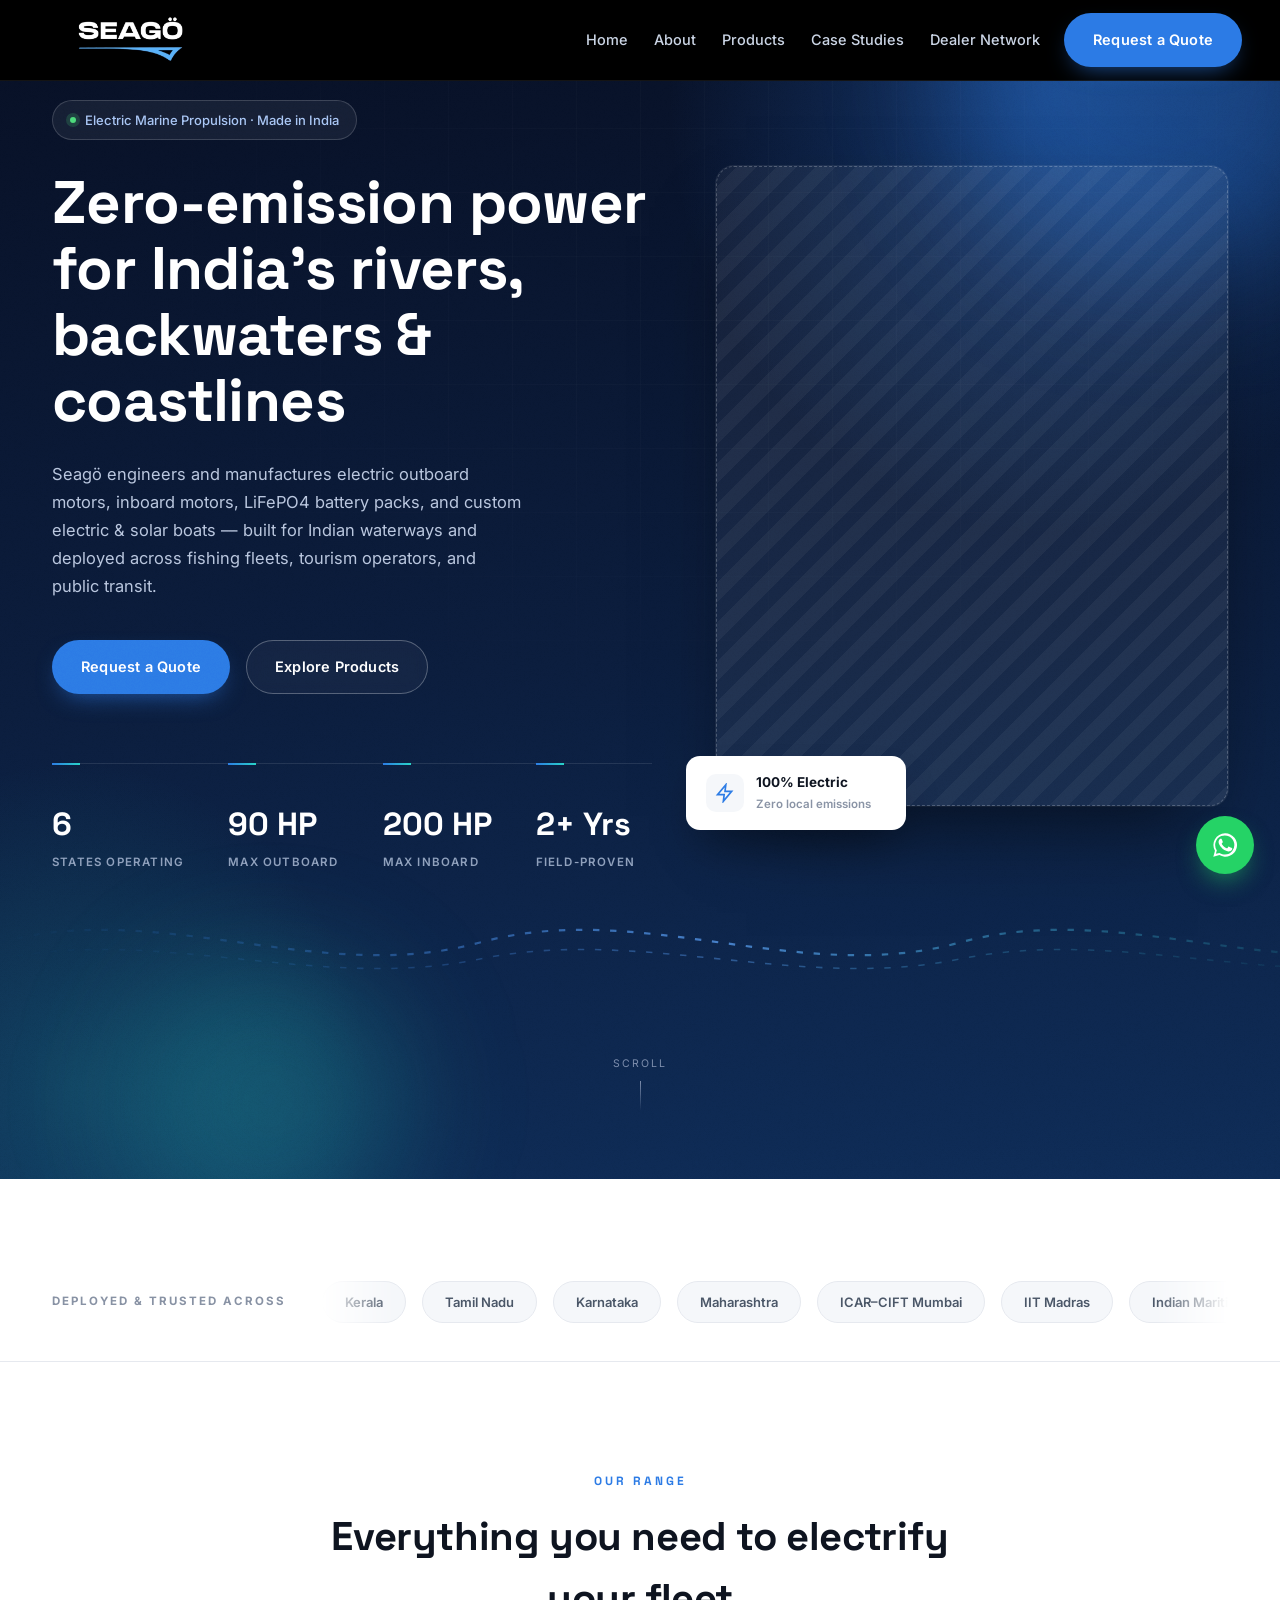
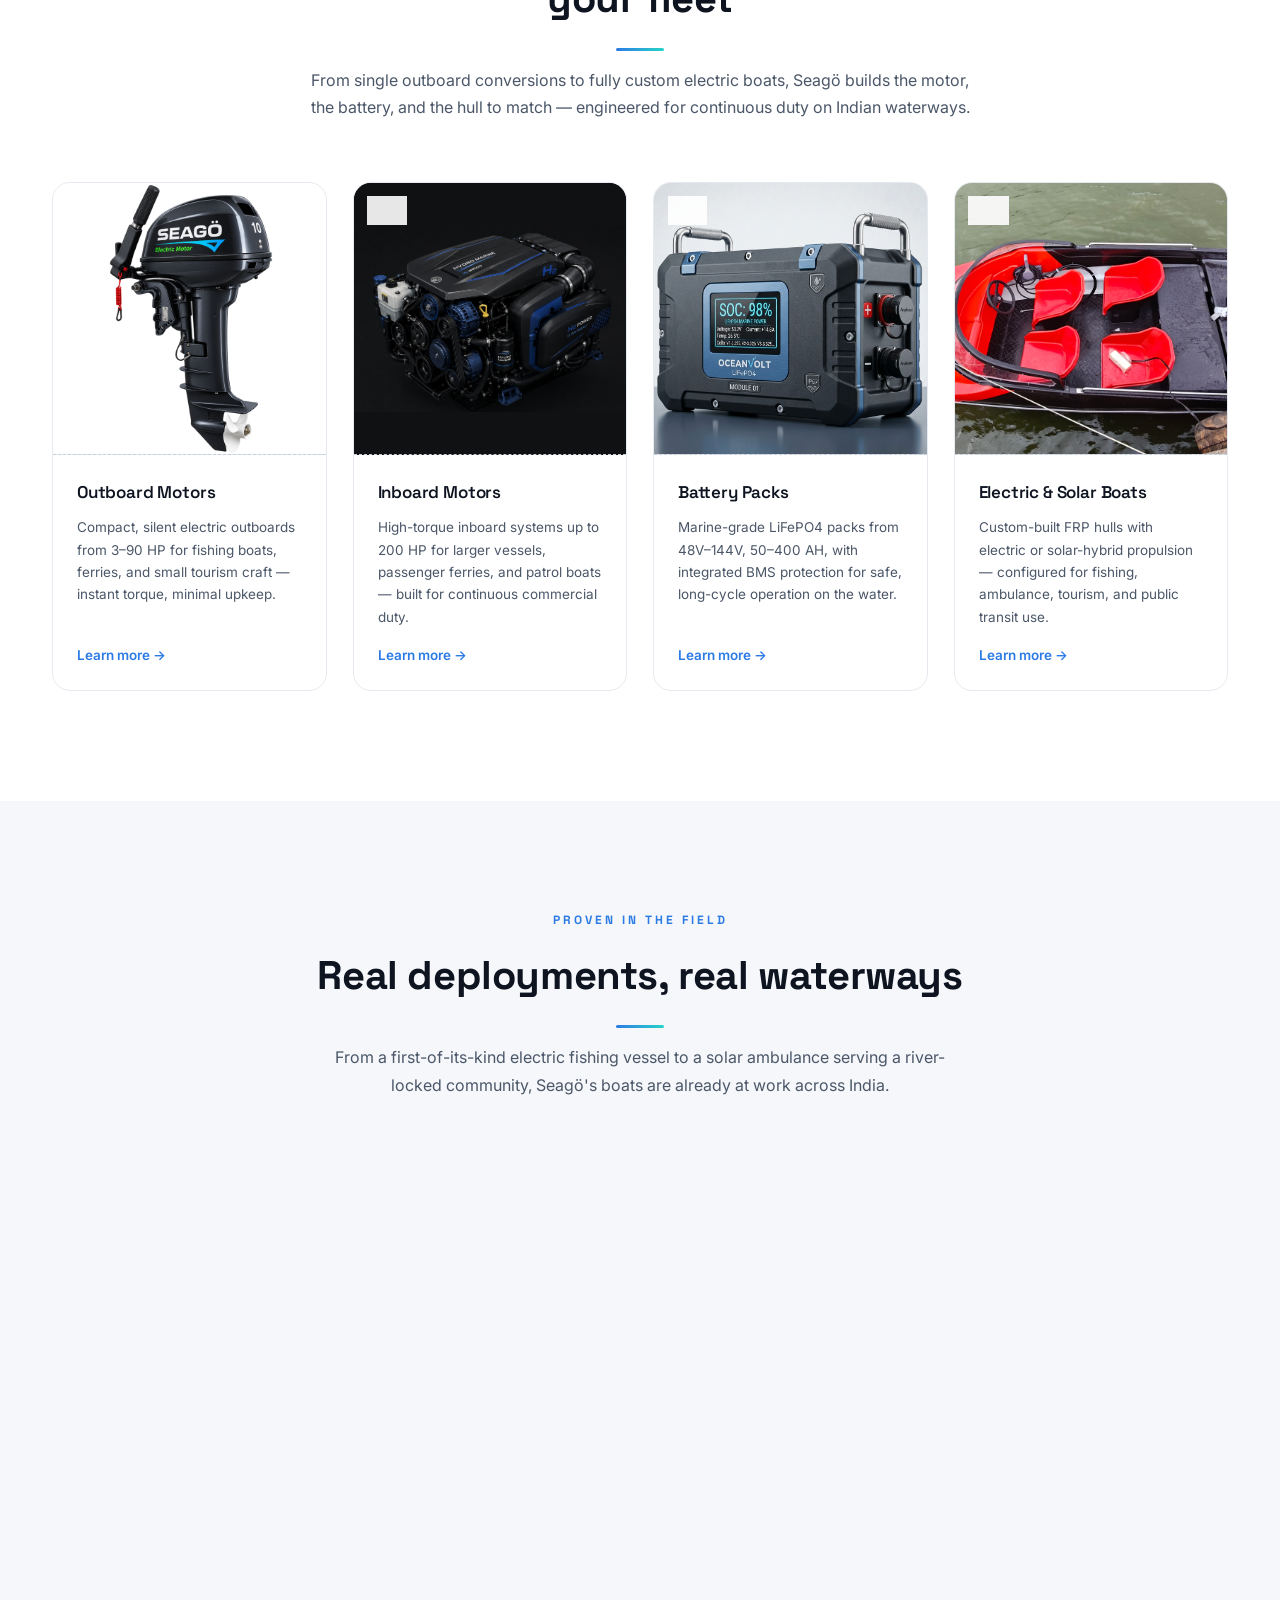
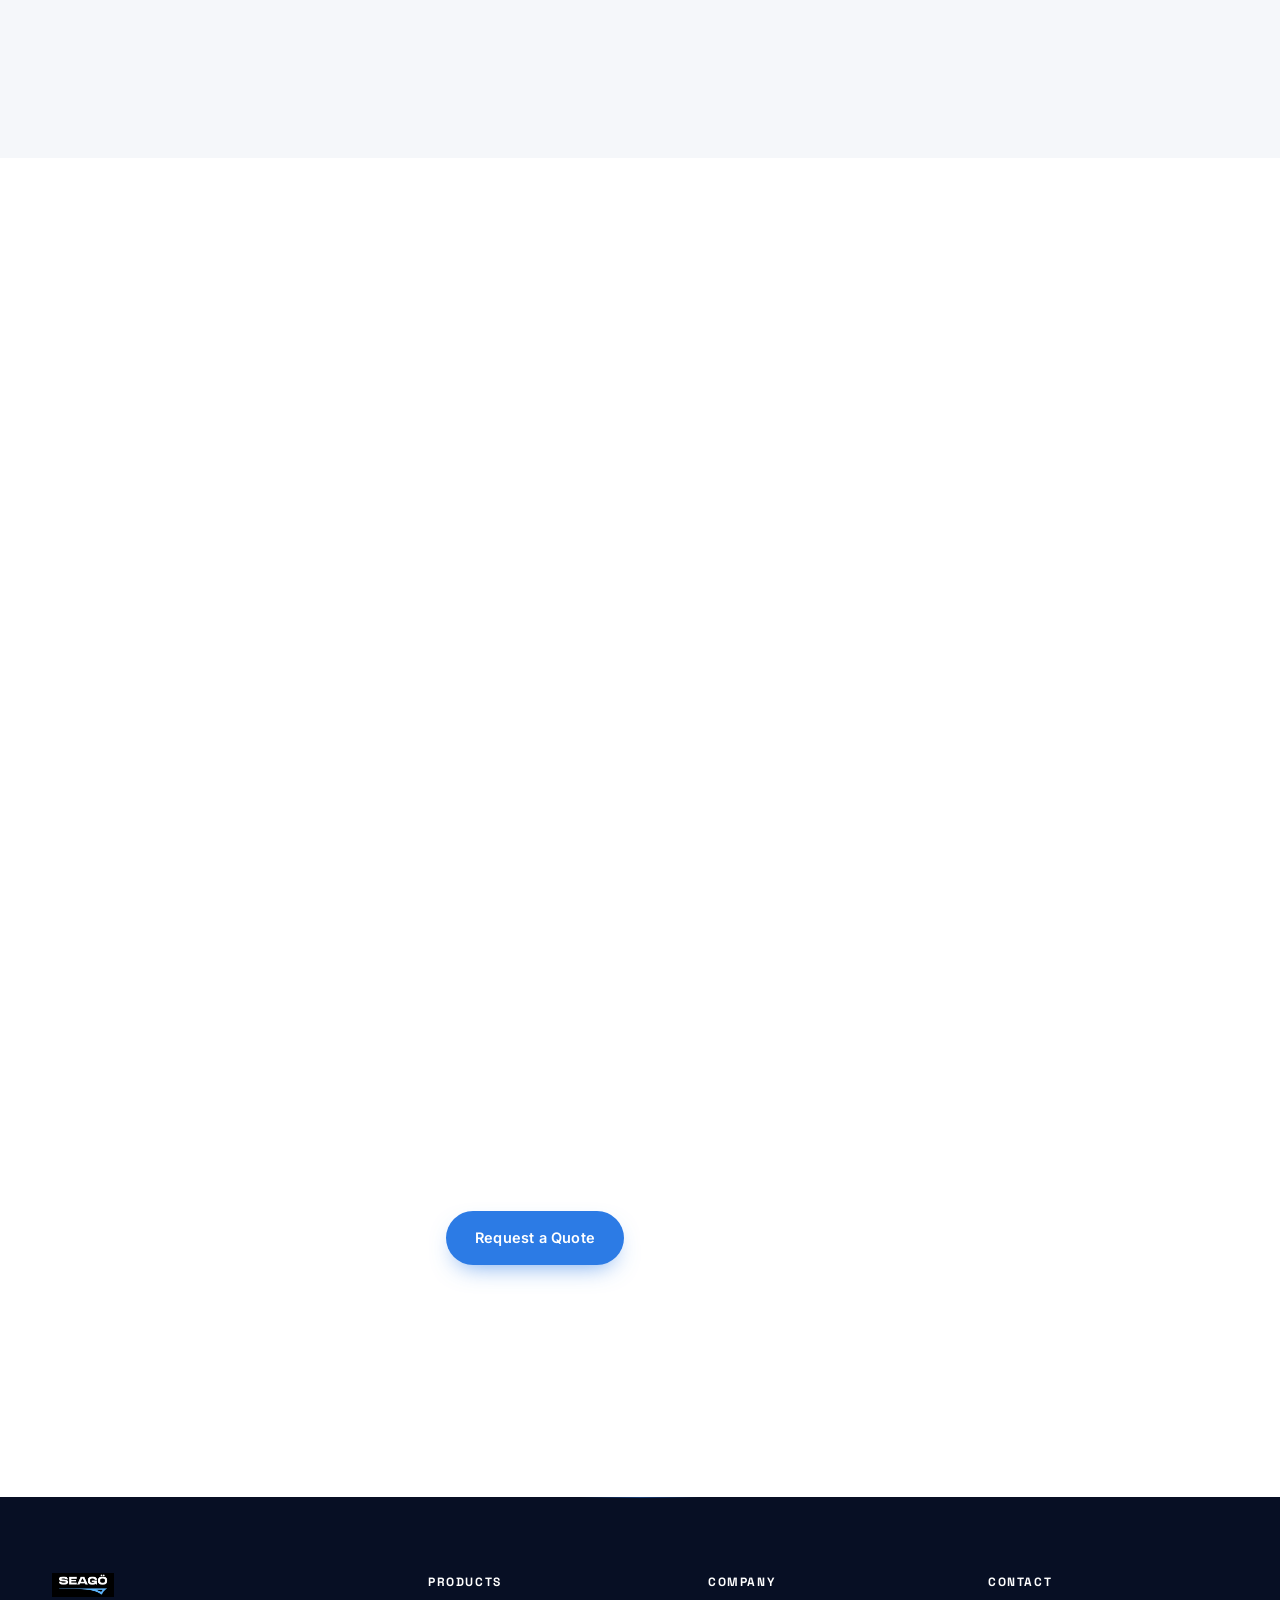
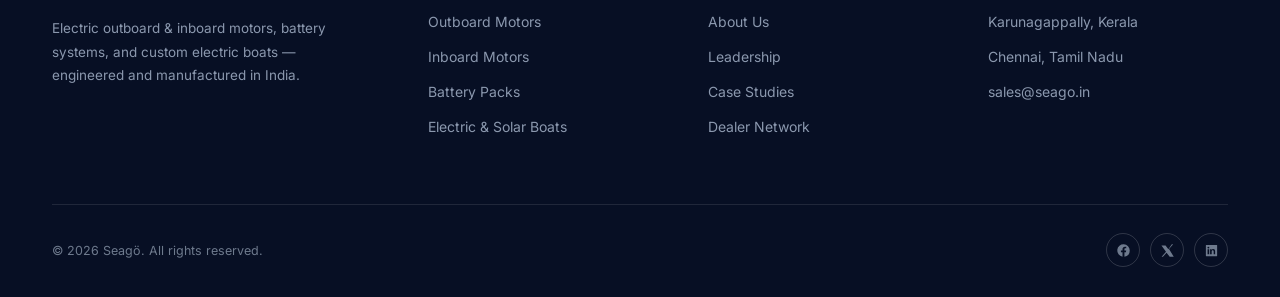
<file: index.html>
<!DOCTYPE html>
<html lang="en">
<head>
<script>document.documentElement.classList.add('js-ready');</script>
<meta charset="UTF-8">
<meta name="viewport" content="width=device-width, initial-scale=1.0">
<title>Seagö — Electric Outboard &amp; Inboard Motors, Battery Packs &amp; Electric Boats</title>
<meta name="description" content="Seagö designs and manufactures electric outboard motors (3–90 HP), inboard motors (up to 200 HP), LiFePO4 battery packs, and custom electric &amp; solar boats — engineered and manufactured in India, deployed across 6 states.">
<link rel="icon" type="image/svg+xml" href="assets/favicon.svg">
<link rel="preconnect" href="https://fonts.googleapis.com">
<link rel="preconnect" href="https://fonts.gstatic.com" crossorigin>
<link href="https://fonts.googleapis.com/css2?family=Space+Grotesk:wght@500;600;700&family=Inter:wght@400;500;600;700;800&display=swap" rel="stylesheet">
<link rel="stylesheet" href="css/style.css">
<script src="js/main.js" defer></script>
</head>
<body>

<div class="progress" id="progressBar"></div>

<!-- ================= NAV ================= -->
<header class="nav">
  <div class="wrap nav-row">
    <a class="nav-logo" href="#top"><img src="assets/seago-logo.png" alt="Seagö"></a>
    <nav class="nav-links">
      <a href="index.html">Home</a>
      <a href="about.html">About</a>
      <a href="products.html">Products</a>
      <a href="case-studies.html">Case Studies</a>
      <a href="dealer-network.html">Dealer Network</a>
    </nav>
    <div class="nav-cta">
      <a class="btn btn-primary magnetic" href="contact.html">Request a Quote</a>
      <button class="burger" id="burger" aria-label="Menu"><span></span><span></span><span></span></button>
    </div>
  </div>
</header>

<div class="mobile-menu" id="mobileMenu">
  <a href="index.html">Home</a>
  <a href="about.html">About</a>
  <a href="products.html">Products</a>
  <a href="case-studies.html">Case Studies</a>
  <a href="dealer-network.html">Dealer Network</a>
  <a class="btn btn-primary" href="contact.html">Request a Quote</a>
</div>

<!-- ================= HERO ================= -->
<section class="hero" id="top">
  <div class="grid-overlay"></div>
  <div class="blob blob-1" data-depth="18"></div>
  <div class="blob blob-2" data-depth="-12"></div>
  <div class="cursor-glow"></div>

  <div class="wrap hero-grid">
    <div class="hero-copy">
      <div class="hero-badge"><span class="dot"></span> Electric Marine Propulsion · Made in India</div>
      <h1 class="hero-title">Zero-emission power for India's rivers, backwaters &amp; coastlines</h1>
      <div class="hero-sub">
        <p>Seagö engineers and manufactures electric outboard motors, inboard motors, LiFePO4 battery packs, and custom electric &amp; solar boats — built for Indian waterways and deployed across fishing fleets, tourism operators, and public transit.</p>
      </div>
      <div class="hero-actions">
        <a class="btn btn-primary magnetic" href="contact.html">Request a Quote</a>
        <a class="btn btn-ghost magnetic" href="products.html">Explore Products</a>
      </div>
      <div class="hero-stats">
        <div class="hero-stat"><b data-count="6" data-suffix="">0</b><span>States Operating</span></div>
        <div class="hero-stat"><b data-count="90" data-suffix=" HP">0</b><span>Max Outboard</span></div>
        <div class="hero-stat"><b data-count="200" data-suffix=" HP">0</b><span>Max Inboard</span></div>
        <div class="hero-stat"><b data-count="2" data-suffix="+ Yrs">0</b><span>Field-Proven</span></div>
      </div>
    </div>
    <div class="hero-visual" data-depth="-8">
      <div class="ph photo-frame">
        <video autoplay muted loop playsinline preload="auto" aria-label="Seagö electric outboard motor in operation">
          <source src="assets/photos/ai-artwork-videoacc3e3fb-0a4f-467d-bd82-8fc7c55db4ec.mp4" type="video/mp4">
        </video>
        
      </div>
      <div class="float-card">
        <div class="ic"><svg viewBox="0 0 24 24" fill="none" stroke="currentColor" stroke-width="2"><path d="M13 2L3 14h8l-1 8 10-12h-8l1-8z"/></svg></div>
        <div>
          <span class="ft-title">100% Electric</span>
          <span class="ft-sub">Zero local emissions</span>
        </div>
      </div>
    </div>
  </div>

  <div class="wave-wrap">
    <svg viewBox="0 0 1200 100" preserveAspectRatio="none">
      <defs>
        <linearGradient id="waveGrad" x1="0" y1="0" x2="1" y2="0">
          <stop offset="0%" stop-color="#2C7BE5" stop-opacity="0"/>
          <stop offset="50%" stop-color="#5FA6FF" stop-opacity="1"/>
          <stop offset="100%" stop-color="#28D4C8" stop-opacity="0"/>
        </linearGradient>
      </defs>
      <path class="wave-path" d="M0,55 C150,15 300,95 450,55 C600,15 750,95 900,55 C1050,15 1200,95 1350,55"/>
      <path class="wave-path p2" d="M0,70 C150,40 300,100 450,70 C600,40 750,100 900,70 C1050,40 1200,100 1350,70"/>
    </svg>
  </div>
  <div class="scroll-cue"><span>Scroll</span><span class="line"></span></div>
</section>

<div class="angle-div">
  <svg viewBox="0 0 1200 64" preserveAspectRatio="none"><polygon points="0,64 1200,0 1200,64" fill="#ffffff"/></svg>
</div>

<!-- ================= TRUST MARQUEE ================= -->
<section class="trust">
  <div class="wrap trust-row">
    <span class="trust-label">Deployed &amp; Trusted Across</span>
    <div class="marquee">
      <div class="marquee-track trust-logos">
        <div class="trust-chip">Kerala</div>
        <div class="trust-chip">Tamil Nadu</div>
        <div class="trust-chip">Karnataka</div>
        <div class="trust-chip">Maharashtra</div>
        <div class="trust-chip">ICAR&#8211;CIFT Mumbai</div>
        <div class="trust-chip">IIT Madras</div>
        <div class="trust-chip">Indian Maritime University</div>
        <div class="trust-chip">Kerala</div>
        <div class="trust-chip">Tamil Nadu</div>
        <div class="trust-chip">Karnataka</div>
        <div class="trust-chip">Maharashtra</div>
        <div class="trust-chip">ICAR&#8211;CIFT Mumbai</div>
        <div class="trust-chip">IIT Madras</div>
        <div class="trust-chip">Indian Maritime University</div>
      </div>
    </div>
  </div>
</section>

<!-- ================= PRODUCT RANGE ================= -->
<section class="section" id="products">
  <div class="wrap">
    <div class="section-head reveal">
      <span class="eyebrow">Our Range</span>
      <h2>Everything you need to electrify your fleet</h2>
      <p>From single outboard conversions to fully custom electric boats, Seagö builds the motor, the battery, and the hull to match — engineered for continuous duty on Indian waterways.</p>
    </div>
    <div class="grid-4" data-stagger>
      <div class="tilt reveal">
        <div class="card">
          <div class="ph photo-frame"><img class="outboard-image" src="assets/photos/Outboard%20Motors.png" alt="Seagö electric outboard motors"><span class="ph__chip">01</span></div>
          <div class="card-body">
            <h3>Outboard Motors</h3>
            <p>Compact, silent electric outboards from 3–90 HP for fishing boats, ferries, and small tourism craft — instant torque, minimal upkeep.</p>
            <a class="card-link" href="products.html">Learn more →</a>
          </div>
        </div>
      </div>
      <div class="tilt reveal">
        <div class="card">
          <div class="ph photo-frame"><img class="inboard-image" src="assets/photos/inboardmotor.png" alt="Seagö electric inboard motors"><span class="ph__chip">02</span></div>
          <div class="card-body">
            <h3>Inboard Motors</h3>
            <p>High-torque inboard systems up to 200 HP for larger vessels, passenger ferries, and patrol boats — built for continuous commercial duty.</p>
            <a class="card-link" href="products.html">Learn more →</a>
          </div>
        </div>
      </div>
      <div class="tilt reveal">
        <div class="card">
          <div class="ph photo-frame"><img class="battery-image" src="assets/photos/Battery%20Box.png" alt="Seagö LiFePO4 battery pack"><span class="ph__chip">03</span></div>
          <div class="card-body">
            <h3>Battery Packs</h3>
            <p>Marine-grade LiFePO4 packs from 48V–144V, 50–400 AH, with integrated BMS protection for safe, long-cycle operation on the water.</p>
            <a class="card-link" href="products.html">Learn more →</a>
          </div>
        </div>
      </div>
      <div class="tilt reveal">
        <div class="card">
          <div class="ph photo-frame"><img src="assets/photos/seago-electric-boat.jpg" alt="Seagö electric boat on the water"><span class="ph__chip">04</span></div>
          <div class="card-body">
            <h3>Electric &amp; Solar Boats</h3>
            <p>Custom-built FRP hulls with electric or solar-hybrid propulsion — configured for fishing, ambulance, tourism, and public transit use.</p>
            <a class="card-link" href="products.html">Learn more →</a>
          </div>
        </div>
      </div>
    </div>
  </div>
</section>

<!-- ================= CASE STUDIES ================= -->
<section class="section soft" id="case-studies">
  <div class="wrap">
    <div class="section-head reveal">
      <span class="eyebrow">Proven in the Field</span>
      <h2>Real deployments, real waterways</h2>
      <p>From a first-of-its-kind electric fishing vessel to a solar ambulance serving a river-locked community, Seagö's boats are already at work across India.</p>
    </div>
    <div class="grid-3" data-stagger>
      <div class="tilt reveal">
        <div class="case-card">
          <div class="ph photo-frame"><img src="assets/photos/case-deployment-boat.jpg" alt="Seagö Vikalpika electric fishing vessel"><span class="ph__chip">Case 01</span></div>
          <div class="case-body">
            <span class="case-tag">Maharashtra</span>
            <h3>India's First Electric Fishing Vessel</h3>
            <p>Built with ICAR-CIFT Mumbai and launched in May 2025, "Vikalpika" is India's first electric fishing vessel — proving zero-emission propulsion for commercial fishing fleets.</p>
          </div>
        </div>
      </div>
      <div class="tilt reveal">
        <div class="case-card">
          <div class="ph photo-frame"><img src="assets/photos/kadamakkudy-ambulance.jpg" alt="Kadamakkudy solar marine ambulance"><span class="ph__chip">Case 02</span></div>
          <div class="case-body">
            <span class="case-tag">Kerala</span>
            <h3>Solar Marine Ambulance</h3>
            <p>A solar-hybrid marine ambulance serving Kerala's island community — bringing reliable, zero-fuel-cost emergency transport to 17,000+ residents.</p>
          </div>
        </div>
      </div>
      <div class="tilt reveal">
        <div class="case-card">
          <div class="ph photo-frame"><img src="assets/photos/seago-tourism-boat.jpg" alt="Seagö electric tourism boat in service"><span class="ph__chip">Case 03</span></div>
          <div class="case-body">
            <span class="case-tag">Karnataka</span>
            <h3>Tourism Boats — Hampi, Hubli &amp; Gadag</h3>
            <p>Electric tourism boats deployed across Karnataka's heritage waterways — quiet, exhaust-free rides for visitors to Hampi, Hubli, Gadag, and Bagalkot.</p>
          </div>
        </div>
      </div>
    </div>
  </div>
</section>

<!-- ================= WHY SEAGO (editorial split) ================= -->
<section class="section" id="about">
  <div class="wrap why-grid">
    <div class="why-left reveal">
      <span class="eyebrow">Why Seagö</span>
      <h2 class="why-title">Built for Indian waterways, backed by real deployments</h2>
      <p>Seagö designs every motor in-house and manufactures it in Chennai — so what you get isn't an imported retrofit, it's propulsion engineered for the depth, load, and duty cycles of Indian rivers, backwaters, and coastlines.</p>
    </div>
    <div class="feat-list" data-stagger>
      <div class="feat-row reveal">
        <div class="ic"><svg viewBox="0 0 24 24" fill="none" stroke="currentColor" stroke-width="1.8"><path d="M13 2L3 14h8l-1 8 10-12h-8l1-8z"/></svg></div>
        <div class="ft-body">
          <span class="idx">01</span>
          <h4>Zero-Emission Propulsion</h4>
          <p>No fuel, no exhaust, no oil in the water — just quiet, instant torque for fishing, tourism, and transit fleets.</p>
        </div>
      </div>
      <div class="feat-row reveal">
        <div class="ic"><svg viewBox="0 0 24 24" fill="none" stroke="currentColor" stroke-width="1.8"><path d="M12 2l8 4v6c0 5-3.4 8.5-8 10-4.6-1.5-8-5-8-10V6l8-4z"/></svg></div>
        <div class="ft-body">
          <span class="idx">02</span>
          <h4>Manufactured in Chennai</h4>
          <p>Outboard and Inboard Motors are built end-to-end at our Chennai facility — full control over quality and lead times.</p>
        </div>
      </div>
      <div class="feat-row reveal">
        <div class="ic"><svg viewBox="0 0 24 24" fill="none" stroke="currentColor" stroke-width="1.8"><circle cx="12" cy="12" r="9"/><path d="M12 7v5l3.5 2"/></svg></div>
        <div class="ft-body">
          <span class="idx">03</span>
          <h4>Dedicated Service &amp; Spares</h4>
          <p>A sales and support base in Kerala plus a growing network across 6 states keeps your fleet running with minimal downtime.</p>
        </div>
      </div>
    </div>
  </div>
</section>

<!-- ================= CTA ================= -->
<section class="section" id="talk" style="padding-top:0;">
  <div class="wrap">
    <div class="cta reveal">
      <div class="cta-inner">
        <span class="eyebrow" style="color:#9FC1F5;">Let's Talk</span>
        <h2 class="cta-title">Ready to electrify your fleet?</h2>
        <p class="cta-text">Tell us your boat size, use case, and timeline — we'll get back to you with a configuration and quote within one business day.</p>
        <div class="cta-actions">
          <a class="btn btn-primary magnetic" href="contact.html">Request a Quote</a>
          <a class="btn btn-ghost magnetic" href="products.html">Explore Our Range</a>
        </div>
      </div>
    </div>
  </div>
</section>

<!-- ================= FOOTER ================= -->
<footer>
  <div class="wrap">
    <div class="footer-grid">
      <div>
        <div class="footer-logo"><img src="assets/seago-logo.png" alt="Seagö"></div>
        <p>Electric outboard &amp; inboard motors, battery systems, and custom electric boats — engineered and manufactured in India.</p>
      </div>
      <div class="footer-col">
        <h5>Products</h5>
        <a href="products.html">Outboard Motors</a>
        <a href="products.html">Inboard Motors</a>
        <a href="products.html">Battery Packs</a>
        <a href="products.html">Electric &amp; Solar Boats</a>
      </div>
      <div class="footer-col">
        <h5>Company</h5>
        <a href="about.html">About Us</a>
        <a href="about.html#founder">Leadership</a>
        <a href="case-studies.html">Case Studies</a>
        <a href="dealer-network.html">Dealer Network</a>
      </div>
      <div class="footer-col">
        <h5>Contact</h5>
        <a href="contact.html">Karunagappally, Kerala</a>
        <a href="contact.html">Chennai, Tamil Nadu</a>
        <a href="mailto:sales@seago.in">sales@seago.in</a>
      </div>
    </div>
    <div class="footer-bottom">
      <span>© 2026 Seagö. All rights reserved.</span>
      <div class="footer-social">
        <a href="#"><svg viewBox="0 0 24 24" fill="currentColor"><path d="M22 12a10 10 0 1 0-11.6 9.9v-7H7.9V12h2.5V9.8c0-2.5 1.5-3.9 3.8-3.9 1.1 0 2.2.2 2.2.2v2.4h-1.3c-1.2 0-1.6.8-1.6 1.6V12h2.8l-.4 2.9h-2.4v7A10 10 0 0 0 22 12z"/></svg></a>
        <a href="#"><svg viewBox="0 0 24 24" fill="currentColor"><path d="M18.9 2H21l-6.6 7.5L22 22h-6.5l-5-6.6L4.7 22H2.6l7-8-7.3-9.9h6.6l4.5 6z"/></svg></a>
        <a href="#"><svg viewBox="0 0 24 24" fill="currentColor"><path d="M20.4 3H3.6A.6.6 0 0 0 3 3.6v16.8a.6.6 0 0 0 .6.6h16.8a.6.6 0 0 0 .6-.6V3.6a.6.6 0 0 0-.6-.6zM8.3 18.1H5.7V9.9h2.6v8.2zM7 8.8a1.5 1.5 0 1 1 0-3 1.5 1.5 0 0 1 0 3zm11.1 9.3h-2.6v-4.3c0-1 0-2.4-1.5-2.4s-1.7 1.1-1.7 2.3v4.4H9.7V9.9h2.5v1.1a2.7 2.7 0 0 1 2.5-1.4c2.6 0 3.1 1.7 3.1 4v4.5z"/></svg></a>
      </div>
    </div>
  </div>
</footer>

<!-- ================= WHATSAPP FLOAT ================= -->
<a class="wa-float" href="https://wa.me/918606366633?text=Hi%20Seag%C3%B6%2C%20I%27d%20like%20to%20know%20more%20about%20your%20electric%20marine%20products." target="_blank" rel="noopener" aria-label="Chat on WhatsApp">
  <span class="wa-tip">Chat with us</span>
  <svg viewBox="0 0 24 24"><path d="M17.5 14.4c-.3-.1-1.7-.9-2-1-.3-.1-.5-.1-.6.1-.2.3-.7 1-.9 1.2-.2.2-.3.2-.6.1-.3-.1-1.3-.5-2.4-1.5-.9-.8-1.5-1.8-1.7-2.1-.2-.3 0-.5.1-.6.1-.1.3-.3.4-.5.1-.1.2-.3.3-.4.1-.2 0-.4 0-.5 0-.1-.6-1.5-.8-2-.2-.5-.4-.5-.6-.5h-.5c-.2 0-.5.1-.7.3-.3.3-1 1-1 2.4s1 2.8 1.1 3c.1.2 2 3.1 4.9 4.3.7.3 1.2.5 1.7.6.7.2 1.3.2 1.8.1.5-.1 1.7-.7 2-1.4.2-.6.2-1.2.2-1.3-.1-.1-.3-.2-.6-.3z"/><path d="M12 2a10 10 0 0 0-8.6 15L2 22l5.2-1.4A10 10 0 1 0 12 2zm0 18.2c-1.6 0-3.1-.4-4.4-1.2l-.3-.2-3.1.8.8-3-.2-.3A8.2 8.2 0 1 1 12 20.2z"/></svg>
</a>

</body>
</html>
</file>
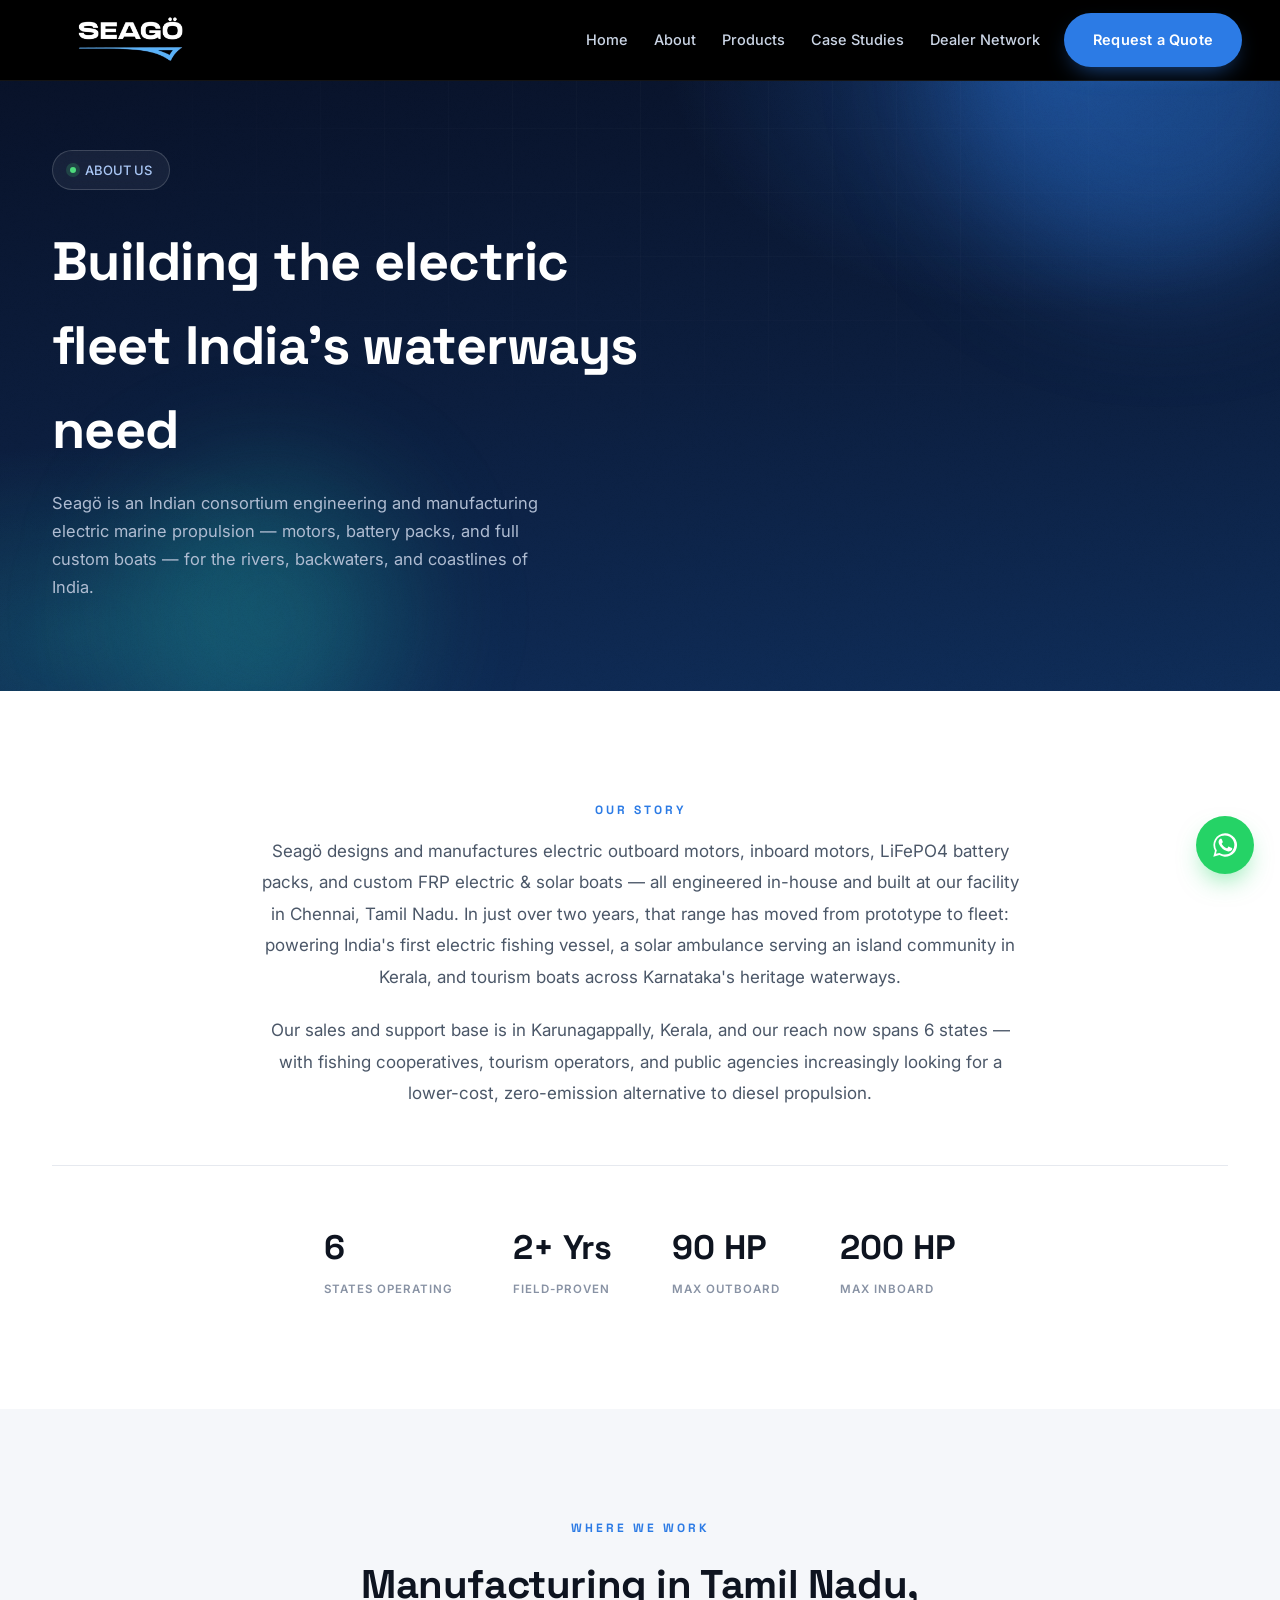
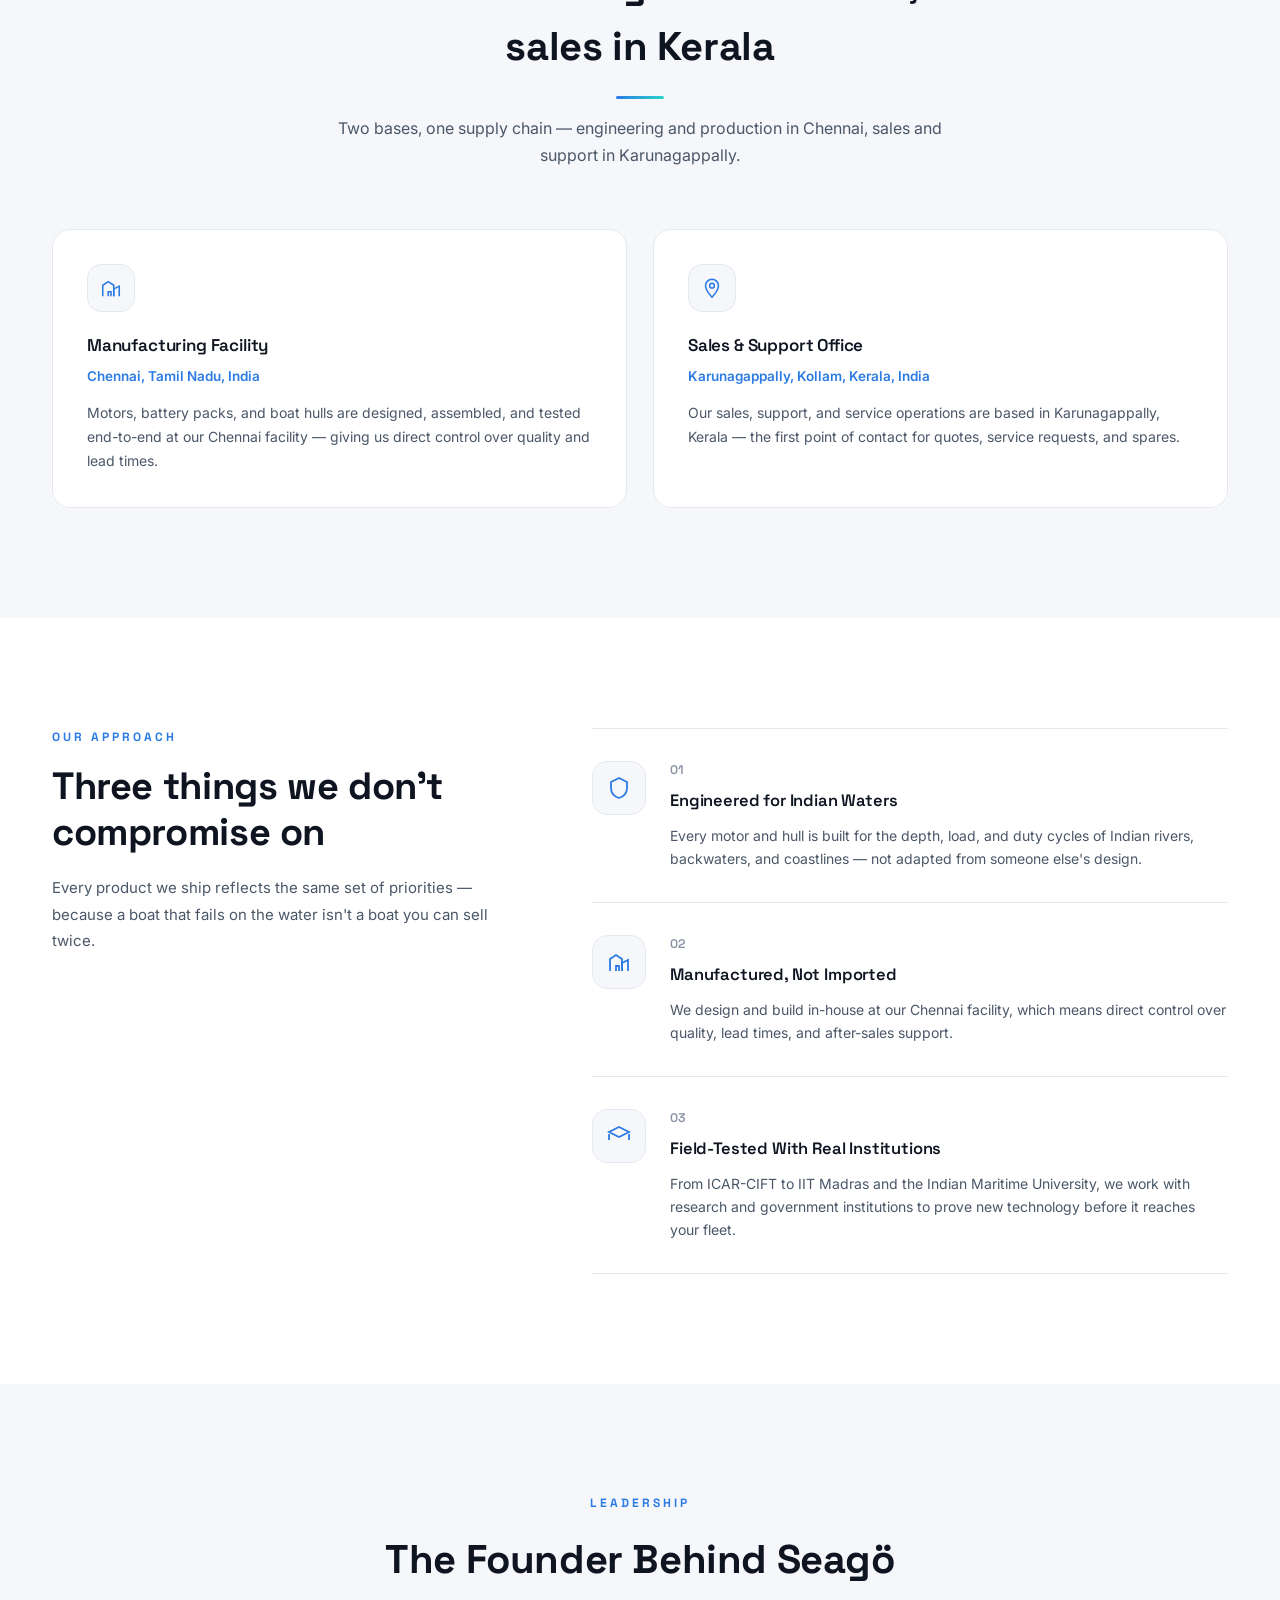
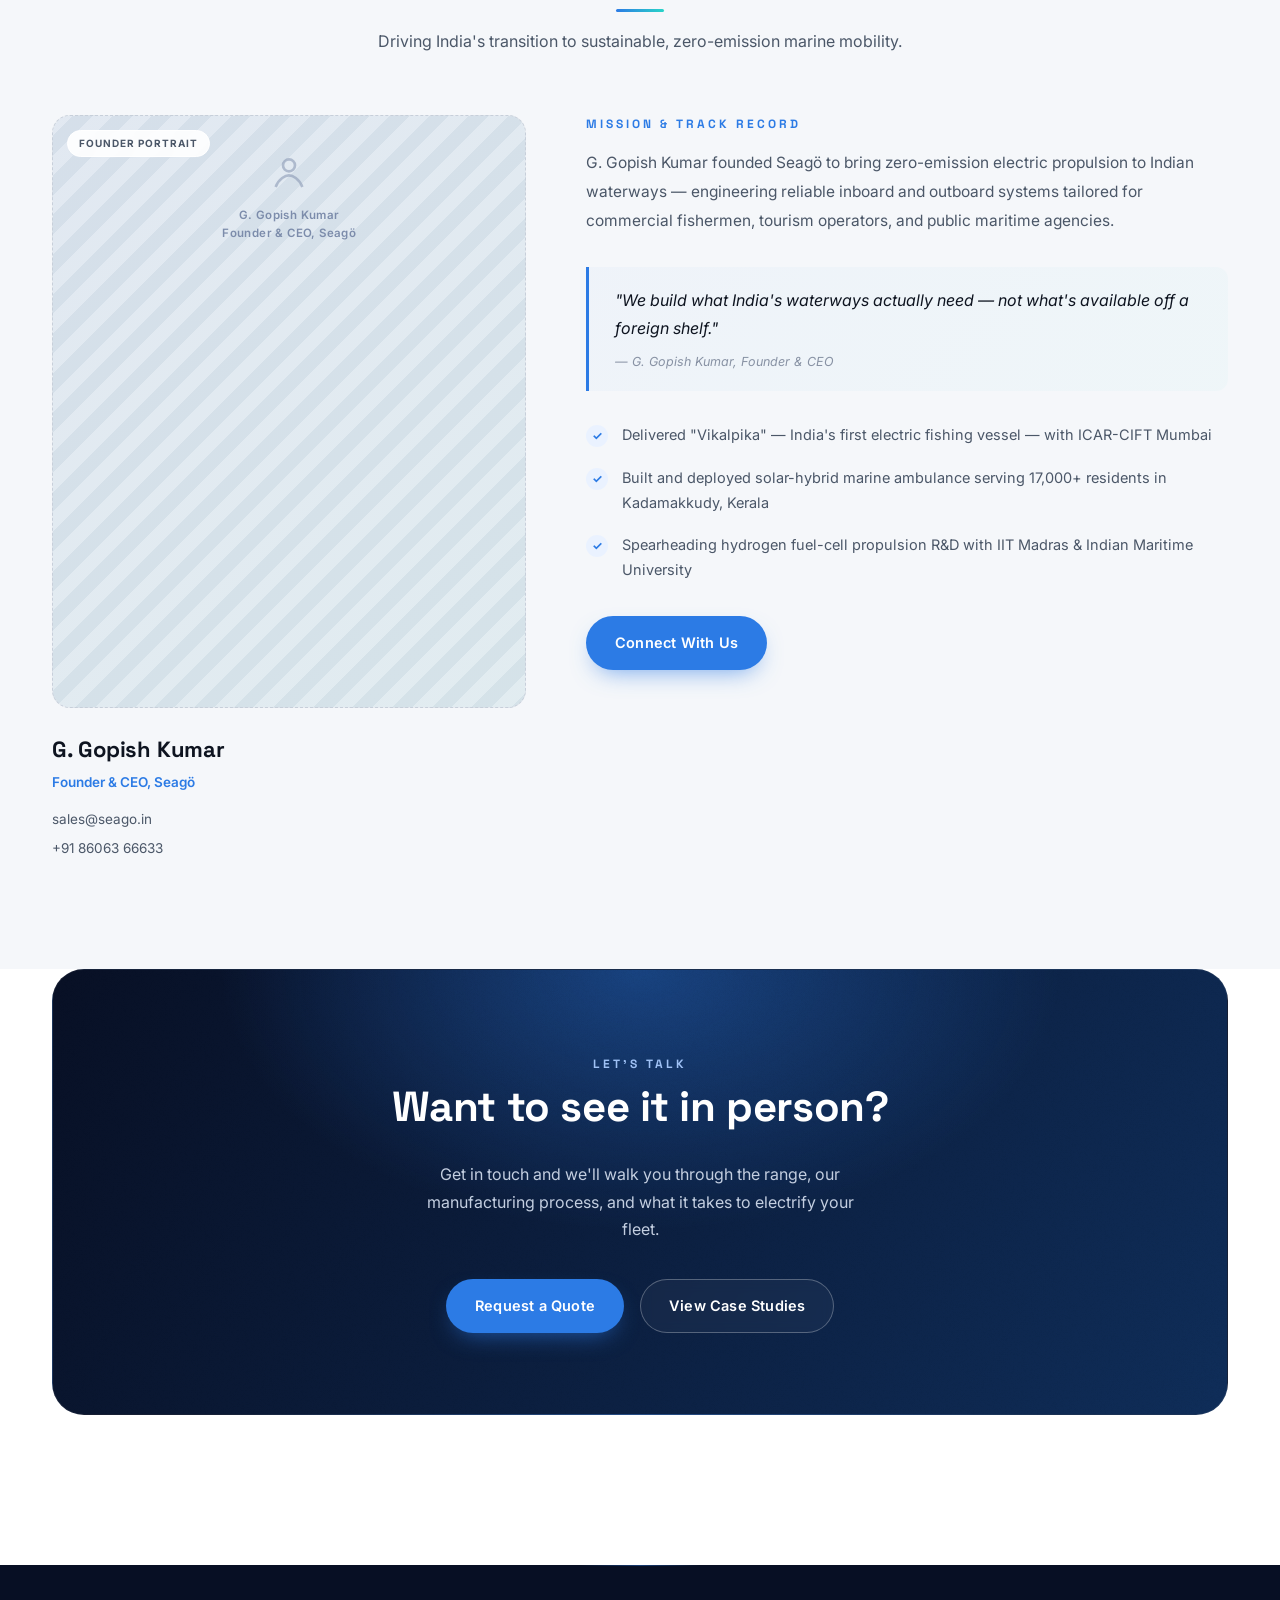
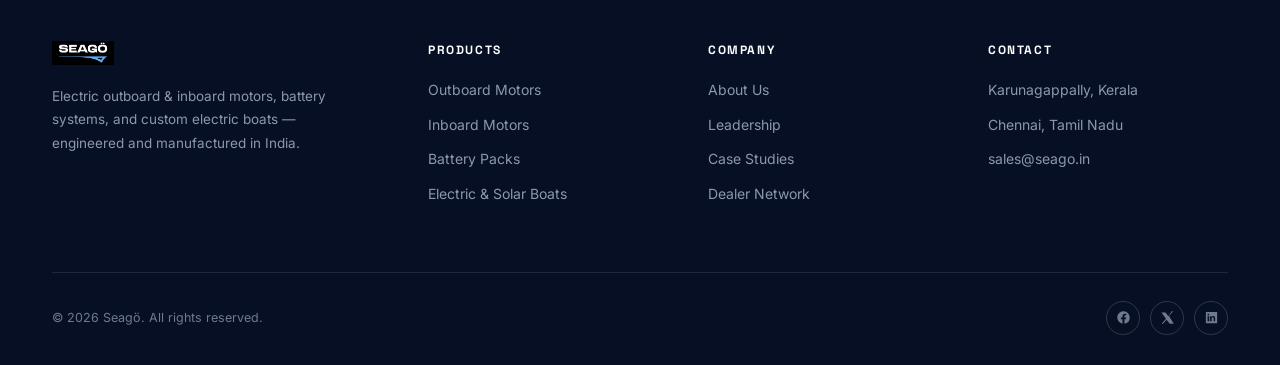
<file: about.html>
<!DOCTYPE html>
<html lang="en">
<head>
<title>Seagö — About Us &amp; Leadership</title>

<script>document.documentElement.classList.add('js-ready');</script>
<meta charset="UTF-8">
<meta name="viewport" content="width=device-width, initial-scale=1.0">
<meta name="description" content="Seagö designs and manufactures electric marine propulsion in Chennai, Tamil Nadu — deployed across 6 states from a sales &amp; support base in Karunagappally, Kerala. Led by Founder &amp; CEO G. Gopish Kumar.">
<link rel="icon" type="image/svg+xml" href="assets/favicon.svg">
<link rel="preconnect" href="https://fonts.googleapis.com">
<link rel="preconnect" href="https://fonts.gstatic.com" crossorigin>
<link href="https://fonts.googleapis.com/css2?family=Space+Grotesk:wght@500;600;700&family=Inter:wght@400;500;600;700;800&display=swap" rel="stylesheet">
<link rel="stylesheet" href="css/style.css">
<script src="js/main.js" defer></script>
</head>
<body>

<div class="progress" id="progressBar"></div>

<!-- ================= NAV ================= -->
<header class="nav">
  <div class="wrap nav-row">
    <a class="nav-logo" href="index.html#top"><img src="assets/seago-logo.png" alt="Seagö"></a>
    <nav class="nav-links">
      <a href="index.html">Home</a>
      <a href="about.html">About</a>
      <a href="products.html">Products</a>
      <a href="case-studies.html">Case Studies</a>
      <a href="dealer-network.html">Dealer Network</a>
    </nav>
    <div class="nav-cta">
      <a class="btn btn-primary magnetic" href="contact.html">Request a Quote</a>
      <button class="burger" id="burger" aria-label="Menu"><span></span><span></span><span></span></button>
    </div>
  </div>
</header>

<div class="mobile-menu" id="mobileMenu">
  <a href="index.html">Home</a>
  <a href="about.html">About</a>
  <a href="products.html">Products</a>
  <a href="case-studies.html">Case Studies</a>
  <a href="dealer-network.html">Dealer Network</a>
  <a class="btn btn-primary" href="contact.html">Request a Quote</a>
</div>

<!-- ================= PAGE HEADER ================= -->
<section class="hero page-hero">
  <div class="grid-overlay"></div>
  <div class="blob blob-1" data-depth="14"></div>
  <div class="blob blob-2" data-depth="-10"></div>
  <div class="cursor-glow"></div>

  <div class="wrap">
    <div class="hero-badge reveal"><span class="dot"></span> ABOUT US</div>
    <h1 class="page-title reveal">Building the electric fleet India's waterways need</h1>
    <p class="page-sub reveal">Seagö is an Indian consortium engineering and manufacturing electric marine propulsion — motors, battery packs, and full custom boats — for the rivers, backwaters, and coastlines of India.</p>
  </div>
</section>

<!-- ================= STORY ================= -->
<section class="section">
  <div class="wrap">
    <div class="about-story reveal">
      <span class="eyebrow" style="color:var(--blue); display:block; margin-bottom:16px;">Our Story</span>
      <p>Seagö designs and manufactures electric outboard motors, inboard motors, LiFePO4 battery packs, and custom FRP electric &amp; solar boats — all engineered in-house and built at our facility in Chennai, Tamil Nadu. In just over two years, that range has moved from prototype to fleet: powering India's first electric fishing vessel, a solar ambulance serving an island community in Kerala, and tourism boats across Karnataka's heritage waterways.</p>
      <p>Our sales and support base is in Karunagappally, Kerala, and our reach now spans 6 states — with fishing cooperatives, tourism operators, and public agencies increasingly looking for a lower-cost, zero-emission alternative to diesel propulsion.</p>
    </div>

    <div class="stat-strip reveal">
      <div class="stat"><b>6</b><span>States Operating</span></div>
      <div class="stat"><b>2+ Yrs</b><span>Field-Proven</span></div>
      <div class="stat"><b>90 HP</b><span>Max Outboard</span></div>
      <div class="stat"><b>200 HP</b><span>Max Inboard</span></div>
    </div>
  </div>
</section>

<!-- ================= LOCATIONS ================= -->
<section class="section soft">
  <div class="wrap">
    <div class="section-head reveal">
      <span class="eyebrow">Where We Work</span>
      <h2>Manufacturing in Tamil Nadu, sales in Kerala</h2>
      <p>Two bases, one supply chain — engineering and production in Chennai, sales and support in Karunagappally.</p>
    </div>
    <div class="loc-grid" data-stagger>
      <div class="loc-card reveal">
        <div class="ic"><svg viewBox="0 0 24 24" fill="none" stroke="currentColor" stroke-width="1.7"><path d="M3 21V9l6-4 6 4v12"/><path d="M15 21V13l6-3v11"/><path d="M9 21v-5h3v5"/></svg></div>
        <h3>Manufacturing Facility</h3>
        <div class="loc-addr">Chennai, Tamil Nadu, India</div>
        <p>Motors, battery packs, and boat hulls are designed, assembled, and tested end-to-end at our Chennai facility — giving us direct control over quality and lead times.</p>
      </div>
      <div class="loc-card reveal">
        <div class="ic"><svg viewBox="0 0 24 24" fill="none" stroke="currentColor" stroke-width="1.7"><path d="M12 22s7-7.4 7-12.5A7 7 0 0 0 5 9.5C5 14.6 12 22 12 22z"/><circle cx="12" cy="9.5" r="2.6"/></svg></div>
        <h3>Sales &amp; Support Office</h3>
        <div class="loc-addr">Karunagappally, Kollam, Kerala, India</div>
        <p>Our sales, support, and service operations are based in Karunagappally, Kerala — the first point of contact for quotes, service requests, and spares.</p>
      </div>
    </div>
  </div>
</section>

<!-- ================= APPROACH ================= -->
<section class="section" id="approach">
  <div class="wrap why-grid">
    <div class="why-left reveal">
      <span class="eyebrow">Our Approach</span>
      <h2 class="why-title">Three things we don't compromise on</h2>
      <p>Every product we ship reflects the same set of priorities — because a boat that fails on the water isn't a boat you can sell twice.</p>
    </div>
    <div class="feat-list" data-stagger>
      <div class="feat-row reveal">
        <div class="ic"><svg viewBox="0 0 24 24" fill="none" stroke="currentColor" stroke-width="1.8"><path d="M12 2l8 4v6c0 5-3.4 8.5-8 10-4.6-1.5-8-5-8-10V6l8-4z"/></svg></div>
        <div class="ft-body">
          <span class="idx">01</span>
          <h4>Engineered for Indian Waters</h4>
          <p>Every motor and hull is built for the depth, load, and duty cycles of Indian rivers, backwaters, and coastlines — not adapted from someone else's design.</p>
        </div>
      </div>
      <div class="feat-row reveal">
        <div class="ic"><svg viewBox="0 0 24 24" fill="none" stroke="currentColor" stroke-width="1.8"><path d="M3 21V9l6-4 6 4v12"/><path d="M15 21V13l6-3v11"/><path d="M9 21v-5h3v5"/></svg></div>
        <div class="ft-body">
          <span class="idx">02</span>
          <h4>Manufactured, Not Imported</h4>
          <p>We design and build in-house at our Chennai facility, which means direct control over quality, lead times, and after-sales support.</p>
        </div>
      </div>
      <div class="feat-row reveal">
        <div class="ic"><svg viewBox="0 0 24 24" fill="none" stroke="currentColor" stroke-width="1.8"><path d="M22 10v6M2 10v6M12 3l10 5-10 5L2 8l10-5z"/></svg></div>
        <div class="ft-body">
          <span class="idx">03</span>
          <h4>Field-Tested With Real Institutions</h4>
          <p>From ICAR-CIFT to IIT Madras and the Indian Maritime University, we work with research and government institutions to prove new technology before it reaches your fleet.</p>
        </div>
      </div>
    </div>
  </div>
</section>

<!-- ================= LEADERSHIP & FOUNDER ================= -->
<section class="section soft" id="founder">
  <div class="wrap">
    <div class="section-head reveal">
      <span class="eyebrow">Leadership</span>
      <h2>The Founder Behind Seagö</h2>
      <p>Driving India's transition to sustainable, zero-emission marine mobility.</p>
    </div>

    <div class="founder-grid">
      <div class="founder-portrait reveal">
        <div class="ph">
          <span class="ph__chip">Founder Portrait</span>
          <div class="ph__inner">
            <svg viewBox="0 0 24 24" fill="none" stroke="currentColor" stroke-width="1.6"><circle cx="12" cy="8" r="3.6"/><path d="M4 21c1.8-5 6-7 8-7s6.2 2 8 7"/></svg>
            <span>G. Gopish Kumar<br>Founder &amp; CEO, Seagö</span>
          </div>
        </div>
        <div class="founder-id">
          <h3>G. Gopish Kumar</h3>
          <span class="founder-role">Founder &amp; CEO, Seagö</span>
          <div class="founder-contact">
            <a href="mailto:sales@seago.in">sales@seago.in</a>
            <a href="tel:+918606366633">+91 86063 66633</a>
          </div>
        </div>
      </div>

      <div class="founder-bio reveal">
        <span class="eyebrow" style="color:var(--blue); display:block; margin-bottom:16px;">Mission &amp; Track Record</span>
        <p>G. Gopish Kumar founded Seagö to bring zero-emission electric propulsion to Indian waterways — engineering reliable inboard and outboard systems tailored for commercial fishermen, tourism operators, and public maritime agencies.</p>

        <div class="pull-quote">
          <p style="font-size:16px; font-style:italic; color:var(--ink); line-height:1.7; margin-bottom:6px;">"We build what India's waterways actually need — not what's available off a foreign shelf."</p>
          <span class="quote-note">— G. Gopish Kumar, Founder &amp; CEO</span>
        </div>

        <div class="highlight-list">
          <div class="highlight-row">
            <span class="check">✓</span>
            <p>Delivered "Vikalpika" — India's first electric fishing vessel — with ICAR-CIFT Mumbai</p>
          </div>
          <div class="highlight-row">
            <span class="check">✓</span>
            <p>Built and deployed solar-hybrid marine ambulance serving 17,000+ residents in Kadamakkudy, Kerala</p>
          </div>
          <div class="highlight-row">
            <span class="check">✓</span>
            <p>Spearheading hydrogen fuel-cell propulsion R&amp;D with IIT Madras &amp; Indian Maritime University</p>
          </div>
        </div>

        <a class="btn btn-primary magnetic" href="contact.html">Connect With Us</a>
      </div>
    </div>
  </div>
</section>

<!-- ================= CTA ================= -->
<section class="section" id="talk" style="padding-top:0;">
  <div class="wrap">
    <div class="cta reveal">
      <div class="cta-inner">
        <span class="eyebrow" style="color:#9FC1F5;">Let's Talk</span>
        <h2 class="cta-title">Want to see it in person?</h2>
        <p class="cta-text">Get in touch and we'll walk you through the range, our manufacturing process, and what it takes to electrify your fleet.</p>
        <div class="cta-actions">
          <a class="btn btn-primary magnetic" href="contact.html">Request a Quote</a>
          <a class="btn btn-ghost magnetic" href="case-studies.html">View Case Studies</a>
        </div>
      </div>
    </div>
  </div>
</section>

<!-- ================= FOOTER ================= -->
<footer>
  <div class="wrap">
    <div class="footer-grid">
      <div>
        <div class="footer-logo"><img src="assets/seago-logo.png" alt="Seagö"></div>
        <p>Electric outboard &amp; inboard motors, battery systems, and custom electric boats — engineered and manufactured in India.</p>
      </div>
      <div class="footer-col">
        <h5>Products</h5>
        <a href="products.html">Outboard Motors</a>
        <a href="products.html">Inboard Motors</a>
        <a href="products.html">Battery Packs</a>
        <a href="products.html">Electric &amp; Solar Boats</a>
      </div>
      <div class="footer-col">
        <h5>Company</h5>
        <a href="about.html">About Us</a>
        <a href="about.html#founder">Leadership</a>
        <a href="case-studies.html">Case Studies</a>
        <a href="dealer-network.html">Dealer Network</a>
      </div>
      <div class="footer-col">
        <h5>Contact</h5>
        <a href="contact.html">Karunagappally, Kerala</a>
        <a href="contact.html">Chennai, Tamil Nadu</a>
        <a href="mailto:sales@seago.in">sales@seago.in</a>
      </div>
    </div>
    <div class="footer-bottom">
      <span>© 2026 Seagö. All rights reserved.</span>
      <div class="footer-social">
        <a href="#"><svg viewBox="0 0 24 24" fill="currentColor"><path d="M22 12a10 10 0 1 0-11.6 9.9v-7H7.9V12h2.5V9.8c0-2.5 1.5-3.9 3.8-3.9 1.1 0 2.2.2 2.2.2v2.4h-1.3c-1.2 0-1.6.8-1.6 1.6V12h2.8l-.4 2.9h-2.4v7A10 10 0 0 0 22 12z"/></svg></a>
        <a href="#"><svg viewBox="0 0 24 24" fill="currentColor"><path d="M18.9 2H21l-6.6 7.5L22 22h-6.5l-5-6.6L4.7 22H2.6l7-8-7.3-9.9h6.6l4.5 6z"/></svg></a>
        <a href="#"><svg viewBox="0 0 24 24" fill="currentColor"><path d="M20.4 3H3.6A.6.6 0 0 0 3 3.6v16.8a.6.6 0 0 0 .6.6h16.8a.6.6 0 0 0 .6-.6V3.6a.6.6 0 0 0-.6-.6zM8.3 18.1H5.7V9.9h2.6v8.2zM7 8.8a1.5 1.5 0 1 1 0-3 1.5 1.5 0 0 1 0 3zm11.1 9.3h-2.6v-4.3c0-1 0-2.4-1.5-2.4s-1.7 1.1-1.7 2.3v4.4H9.7V9.9h2.5v1.1a2.7 2.7 0 0 1 2.5-1.4c2.6 0 3.1 1.7 3.1 4v4.5z"/></svg></a>
      </div>
    </div>
  </div>
</footer>

<!-- ================= WHATSAPP FLOAT ================= -->
<a class="wa-float" href="https://wa.me/918606366633?text=Hi%20Seag%C3%B6%2C%20I%27d%20like%20to%20know%20more%20about%20your%20electric%20marine%20products." target="_blank" rel="noopener" aria-label="Chat on WhatsApp">
  <span class="wa-tip">Chat with us</span>
  <svg viewBox="0 0 24 24"><path d="M17.5 14.4c-.3-.1-1.7-.9-2-1-.3-.1-.5-.1-.6.1-.2.3-.7 1-.9 1.2-.2.2-.3.2-.6.1-.3-.1-1.3-.5-2.4-1.5-.9-.8-1.5-1.8-1.7-2.1-.2-.3 0-.5.1-.6.1-.1.3-.3.4-.5.1-.1.2-.3.3-.4.1-.2 0-.4 0-.5 0-.1-.6-1.5-.8-2-.2-.5-.4-.5-.6-.5h-.5c-.2 0-.5.1-.7.3-.3.3-1 1-1 2.4s1 2.8 1.1 3c.1.2 2 3.1 4.9 4.3.7.3 1.2.5 1.7.6.7.2 1.3.2 1.8.1.5-.1 1.7-.7 2-1.4.2-.6.2-1.2.2-1.3-.1-.1-.3-.2-.6-.3z"/><path d="M12 2a10 10 0 0 0-8.6 15L2 22l5.2-1.4A10 10 0 1 0 12 2zm0 18.2c-1.6 0-3.1-.4-4.4-1.2l-.3-.2-3.1.8.8-3-.2-.3A8.2 8.2 0 1 1 12 20.2z"/></svg>
</a>

</body>
</html>
</file>
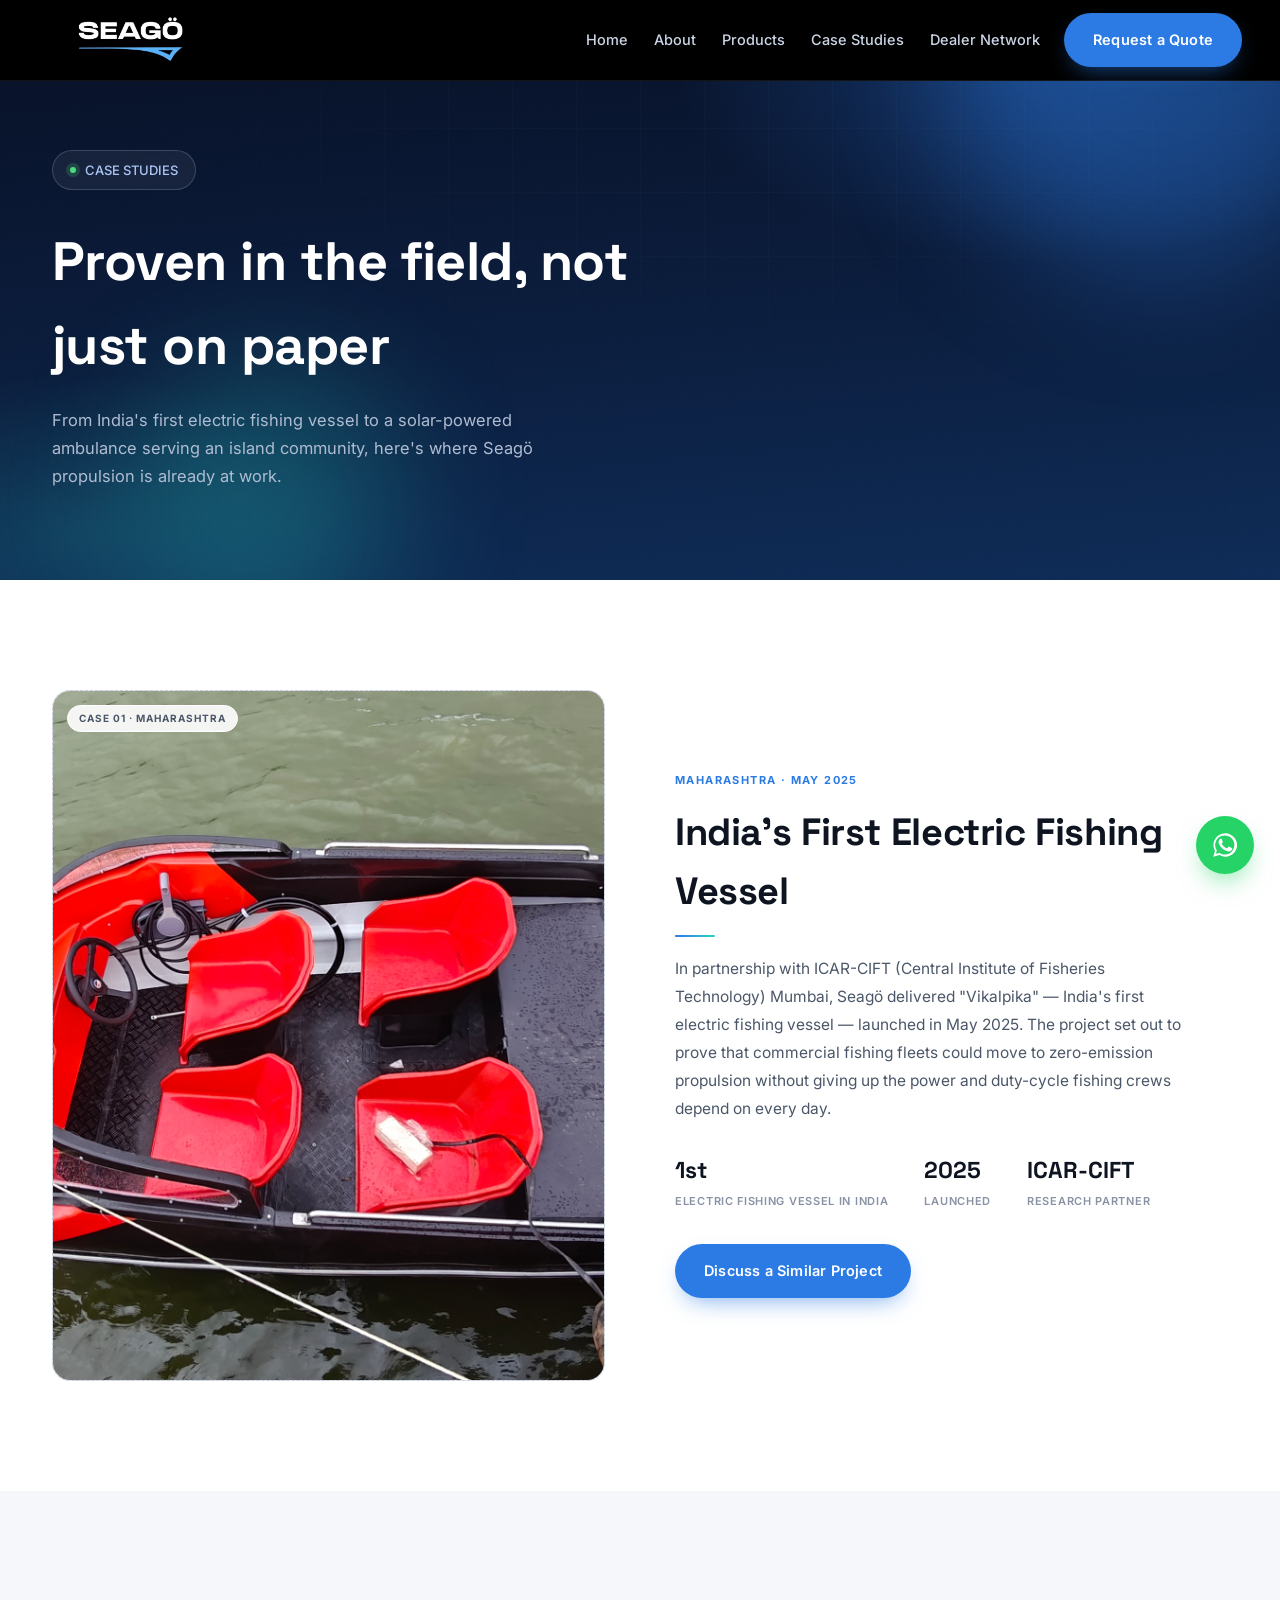
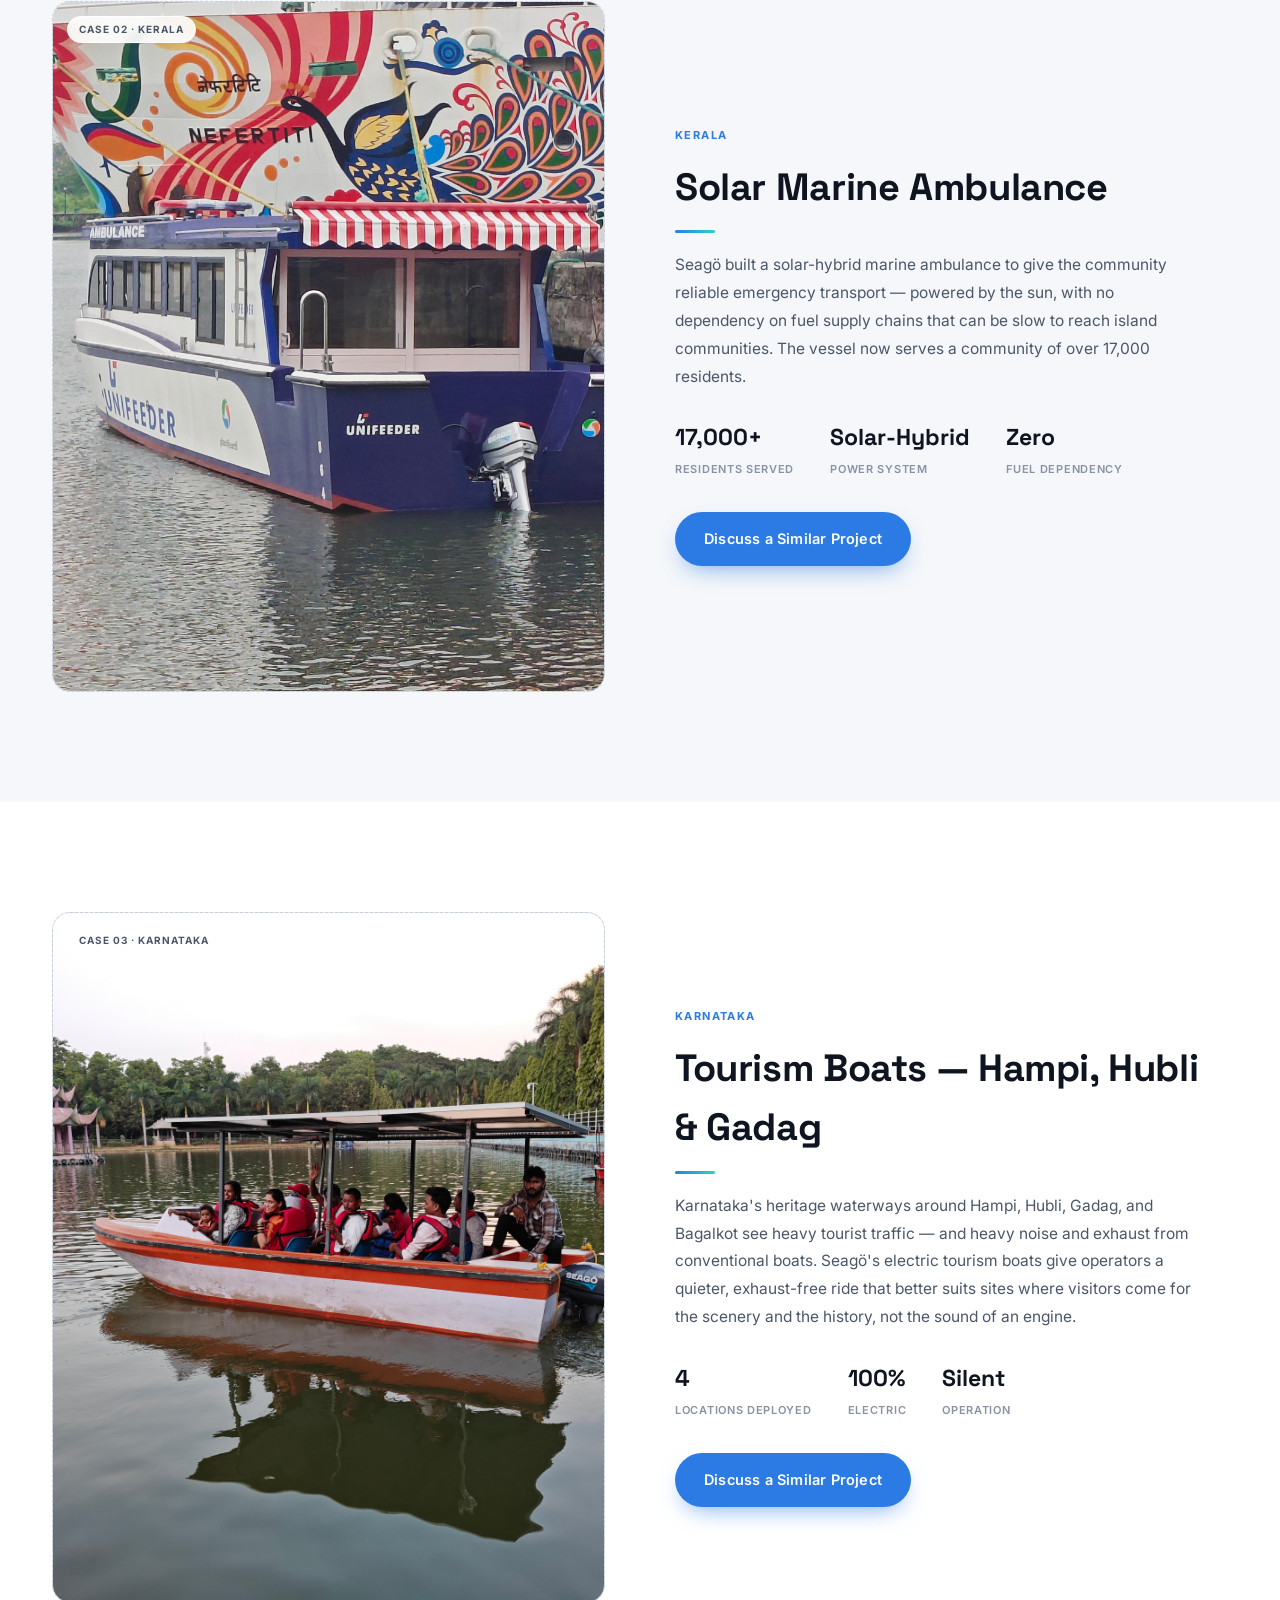
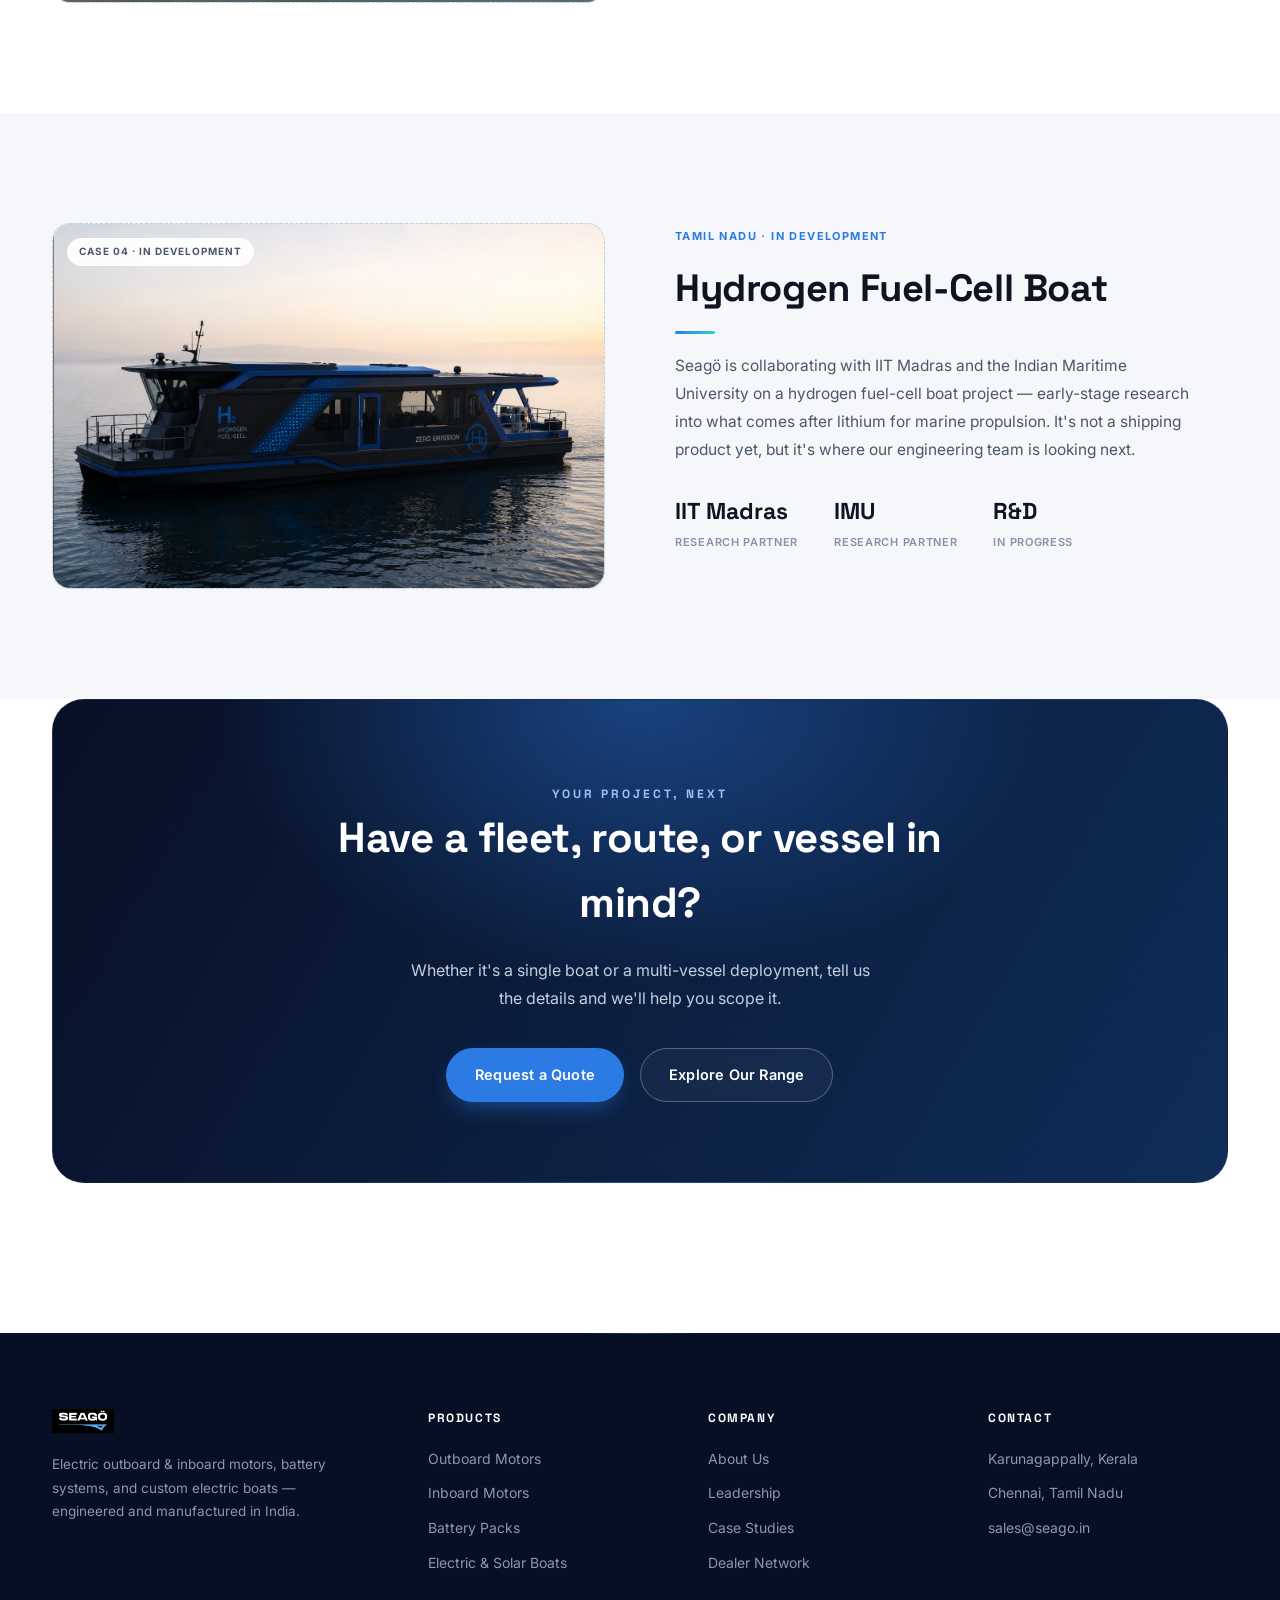
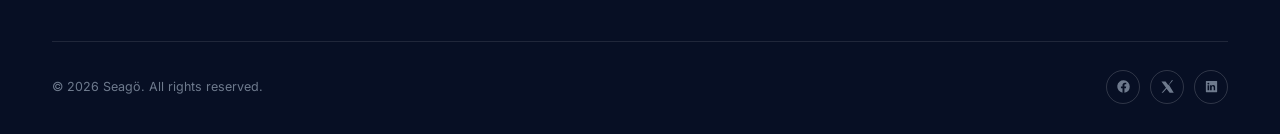
<file: case-studies.html>
<!DOCTYPE html>
<html lang="en">
<head>
<title>Seagö — Case Studies</title>

<script>document.documentElement.classList.add('js-ready');</script>
<meta charset="UTF-8">
<meta name="viewport" content="width=device-width, initial-scale=1.0">
<meta name="description" content="See Seagö's electric marine propulsion at work — India's first electric fishing vessel, a solar marine ambulance in Kerala, tourism boats in Karnataka, and an in-development hydrogen fuel-cell boat with IIT Madras.">
<link rel="icon" type="image/svg+xml" href="assets/favicon.svg">
<link rel="preconnect" href="https://fonts.googleapis.com">
<link rel="preconnect" href="https://fonts.gstatic.com" crossorigin>
<link href="https://fonts.googleapis.com/css2?family=Space+Grotesk:wght@500;600;700&family=Inter:wght@400;500;600;700;800&display=swap" rel="stylesheet">
<link rel="stylesheet" href="css/style.css">
<script src="js/main.js" defer></script>
</head>
<body>

<div class="progress" id="progressBar"></div>

<!-- ================= NAV ================= -->
<header class="nav">
  <div class="wrap nav-row">
    <a class="nav-logo" href="index.html#top"><img src="assets/seago-logo.png" alt="Seagö"></a>
    <nav class="nav-links">
      <a href="index.html">Home</a>
      <a href="about.html">About</a>
      <a href="products.html">Products</a>
      <a href="case-studies.html">Case Studies</a>
      <a href="dealer-network.html">Dealer Network</a>
    </nav>
    <div class="nav-cta">
      <a class="btn btn-primary magnetic" href="contact.html">Request a Quote</a>
      <button class="burger" id="burger" aria-label="Menu"><span></span><span></span><span></span></button>
    </div>
  </div>
</header>

<div class="mobile-menu" id="mobileMenu">
  <a href="index.html">Home</a>
  <a href="about.html">About</a>
  <a href="products.html">Products</a>
  <a href="case-studies.html">Case Studies</a>
  <a href="dealer-network.html">Dealer Network</a>
  <a class="btn btn-primary" href="contact.html">Request a Quote</a>
</div>

<!-- ================= PAGE HEADER ================= -->
<section class="hero page-hero">
  <div class="grid-overlay"></div>
  <div class="blob blob-1" data-depth="14"></div>
  <div class="blob blob-2" data-depth="-10"></div>
  <div class="cursor-glow"></div>

  <div class="wrap">
    <div class="hero-badge reveal"><span class="dot"></span> CASE STUDIES</div>
    <h1 class="page-title reveal">Proven in the field, not just on paper</h1>
    <p class="page-sub reveal">From India's first electric fishing vessel to a solar-powered ambulance serving an island community, here's where Seagö propulsion is already at work.</p>
  </div>
</section>

<!-- ================= CASE 01: VIKALPIKA ================= -->
<section class="section product-block" id="vikalpika">
  <div class="wrap product-row">
    <div class="product-media reveal">
      <div class="ph photo-frame case-gallery">
        <img class="is-active" src="assets/photos/seago-electric-boat.jpg" alt="Seagö Vikalpika electric fishing vessel">
        <img src="assets/photos/case-deployment-boat.jpg" alt="Seagö electric boat deployment">
        <img src="assets/photos/IMG20260505125142.jpg" alt="Seagö electric outboard motor detail">
        <span class="ph__chip">Case 01 · Maharashtra</span>
      </div>
    </div>
    <div class="product-copy reveal">
      <span class="case-tag">Maharashtra · May 2025</span>
      <h2>India's First Electric Fishing Vessel</h2>
      <p>In partnership with ICAR-CIFT (Central Institute of Fisheries Technology) Mumbai, Seagö delivered "Vikalpika" — India's first electric fishing vessel — launched in May 2025. The project set out to prove that commercial fishing fleets could move to zero-emission propulsion without giving up the power and duty-cycle fishing crews depend on every day.</p>
      <div class="mini-stats">
        <div class="mini-stat"><b>1st</b><span>Electric Fishing Vessel in India</span></div>
        <div class="mini-stat"><b>2025</b><span>Launched</span></div>
        <div class="mini-stat"><b>ICAR-CIFT</b><span>Research Partner</span></div>
      </div>
      <a class="btn btn-primary magnetic" href="contact.html">Discuss a Similar Project</a>
    </div>
  </div>
</section>

<!-- ================= CASE 02: KADAMAKKUDY AMBULANCE ================= -->
<section class="section product-block soft reverse" id="ambulance">
  <div class="wrap product-row">
    <div class="product-copy reveal">
      <span class="case-tag">Kerala</span>
      <h2>Solar Marine Ambulance</h2>
      <p>Seagö built a solar-hybrid marine ambulance to give the community reliable emergency transport — powered by the sun, with no dependency on fuel supply chains that can be slow to reach island communities. The vessel now serves a community of over 17,000 residents.</p>
      <div class="mini-stats">
        <div class="mini-stat"><b>17,000+</b><span>Residents Served</span></div>
        <div class="mini-stat"><b>Solar-Hybrid</b><span>Power System</span></div>
        <div class="mini-stat"><b>Zero</b><span>Fuel Dependency</span></div>
      </div>
      <a class="btn btn-primary magnetic" href="contact.html">Discuss a Similar Project</a>
    </div>
    <div class="product-media reveal">
      <div class="ph photo-frame case-gallery">
        <img class="is-active" src="assets/photos/kadamakkudy-ambulance.jpg" alt="Kadamakkudy solar marine ambulance">
        <img src="assets/photos/ambulance 2.jpg" alt="Seagö solar-powered boat on the water">
        <img src="assets/photos/ambulance 3.jpg" alt="Seagö boat deployment on the water">
        <img src="assets/photos/ambulance 4.jpg" alt="Seagö solar-powered boat on the water">
        <span class="ph__chip">Case 02 · Kerala</span>
      </div>
    </div>
  </div>
</section>

<!-- ================= CASE 03: KARNATAKA TOURISM BOATS ================= -->
<section class="section product-block" id="tourism">
  <div class="wrap product-row">
    <div class="product-media reveal">
      <div class="ph photo-frame case-gallery">
        <img class="is-active" src="assets/photos/seago-tourism-boat.jpg" alt="Seagö electric tourism boat in service">
        <img src="assets/photos/case-tourism-boat.jpg" alt="Seagö passenger boat on a river">
        <img src="assets/photos/seago-electric-boat.jpg" alt="Seagö electric boat on the water">
        <span class="ph__chip">Case 03 · Karnataka</span>
      </div>
    </div>
    <div class="product-copy reveal">
      <span class="case-tag">Karnataka</span>
      <h2>Tourism Boats — Hampi, Hubli &amp; Gadag</h2>
      <p>Karnataka's heritage waterways around Hampi, Hubli, Gadag, and Bagalkot see heavy tourist traffic — and heavy noise and exhaust from conventional boats. Seagö's electric tourism boats give operators a quieter, exhaust-free ride that better suits sites where visitors come for the scenery and the history, not the sound of an engine.</p>
      <div class="mini-stats">
        <div class="mini-stat"><b>4</b><span>Locations Deployed</span></div>
        <div class="mini-stat"><b>100%</b><span>Electric</span></div>
        <div class="mini-stat"><b>Silent</b><span>Operation</span></div>
      </div>
      <a class="btn btn-primary magnetic" href="contact.html">Discuss a Similar Project</a>
    </div>
  </div>
</section>

<!-- ================= CASE 04: HYDROGEN FUEL-CELL (IN DEVELOPMENT) ================= -->
<section class="section product-block soft reverse" id="hydrogen">
  <div class="wrap product-row">
    <div class="product-copy reveal">
      <span class="case-tag">Tamil Nadu · In Development</span>
      <h2>Hydrogen Fuel-Cell Boat</h2>
      <p>Seagö is collaborating with IIT Madras and the Indian Maritime University on a hydrogen fuel-cell boat project — early-stage research into what comes after lithium for marine propulsion. It's not a shipping product yet, but it's where our engineering team is looking next.</p>
      <div class="mini-stats">
        <div class="mini-stat"><b>IIT Madras</b><span>Research Partner</span></div>
        <div class="mini-stat"><b>IMU</b><span>Research Partner</span></div>
        <div class="mini-stat"><b>R&amp;D</b><span>In Progress</span></div>
      </div>
    </div>
    <div class="product-media reveal">
      <div class="ph photo-frame">
        <img class="hydrogen-image" src="assets/photos/hydrogenboat.png" alt="Seagö hydrogen fuel-cell boat project with IIT Madras">
        <span class="ph__chip">Case 04 · In Development</span>
      </div>
    </div>
  </div>
</section>

<!-- ================= CTA ================= -->
<section class="section section-cta" id="talk">
  <div class="wrap">
    <div class="cta reveal">
      <div class="cta-inner">
        <span class="eyebrow eyebrow-light">Your Project, Next</span>
        <h2 class="cta-title">Have a fleet, route, or vessel in mind?</h2>
        <p class="cta-text">Whether it's a single boat or a multi-vessel deployment, tell us the details and we'll help you scope it.</p>
        <div class="cta-actions">
          <a class="btn btn-primary magnetic" href="contact.html">Request a Quote</a>
          <a class="btn btn-ghost magnetic" href="products.html">Explore Our Range</a>
        </div>
      </div>
    </div>
  </div>
</section>

<!-- ================= FOOTER ================= -->
<footer>
  <div class="wrap">
    <div class="footer-grid">
      <div>
        <div class="footer-logo"><img src="assets/seago-logo.png" alt="Seagö"></div>
        <p>Electric outboard &amp; inboard motors, battery systems, and custom electric boats — engineered and manufactured in India.</p>
      </div>
      <div class="footer-col">
        <h5>Products</h5>
        <a href="products.html">Outboard Motors</a>
        <a href="products.html">Inboard Motors</a>
        <a href="products.html">Battery Packs</a>
        <a href="products.html">Electric &amp; Solar Boats</a>
      </div>
      <div class="footer-col">
        <h5>Company</h5>
        <a href="about.html">About Us</a>
        <a href="about.html#founder">Leadership</a>
        <a href="case-studies.html">Case Studies</a>
        <a href="dealer-network.html">Dealer Network</a>
      </div>
      <div class="footer-col">
        <h5>Contact</h5>
        <a href="contact.html">Karunagappally, Kerala</a>
        <a href="contact.html">Chennai, Tamil Nadu</a>
        <a href="mailto:sales@seago.in">sales@seago.in</a>
      </div>
    </div>
    <div class="footer-bottom">
      <span>© 2026 Seagö. All rights reserved.</span>
      <div class="footer-social">
        <a href="#" aria-label="Facebook"><svg viewBox="0 0 24 24" fill="currentColor"><path d="M22 12a10 10 0 1 0-11.6 9.9v-7H7.9V12h2.5V9.8c0-2.5 1.5-3.9 3.8-3.9 1.1 0 2.2.2 2.2.2v2.4h-1.3c-1.2 0-1.6.8-1.6 1.6V12h2.8l-.4 2.9h-2.4v7A10 10 0 0 0 22 12z"/></svg></a>
        <a href="#" aria-label="X"><svg viewBox="0 0 24 24" fill="currentColor"><path d="M18.9 2H21l-6.6 7.5L22 22h-6.5l-5-6.6L4.7 22H2.6l7-8-7.3-9.9h6.6l4.5 6z"/></svg></a>
        <a href="#" aria-label="LinkedIn"><svg viewBox="0 0 24 24" fill="currentColor"><path d="M20.4 3H3.6A.6.6 0 0 0 3 3.6v16.8a.6.6 0 0 0 .6.6h16.8a.6.6 0 0 0 .6-.6V3.6a.6.6 0 0 0-.6-.6zM8.3 18.1H5.7V9.9h2.6v8.2zM7 8.8a1.5 1.5 0 1 1 0-3 1.5 1.5 0 0 1 0 3zm11.1 9.3h-2.6v-4.3c0-1 0-2.4-1.5-2.4s-1.7 1.1-1.7 2.3v4.4H9.7V9.9h2.5v1.1a2.7 2.7 0 0 1 2.5-1.4c2.6 0 3.1 1.7 3.1 4v4.5z"/></svg></a>
      </div>
    </div>
  </div>
</footer>

<!-- ================= WHATSAPP FLOAT ================= -->
<a class="wa-float" href="https://wa.me/918606366633?text=Hi%20Seag%C3%B6%2C%20I%27d%20like%20to%20know%20more%20about%20your%20electric%20marine%20products." target="_blank" rel="noopener" aria-label="Chat on WhatsApp">
  <span class="wa-tip">Chat with us</span>
  <svg viewBox="0 0 24 24"><path d="M17.5 14.4c-.3-.1-1.7-.9-2-1-.3-.1-.5-.1-.6.1-.2.3-.7 1-.9 1.2-.2.2-.3.2-.6.1-.3-.1-1.3-.5-2.4-1.5-.9-.8-1.5-1.8-1.7-2.1-.2-.3 0-.5.1-.6.1-.1.3-.3.4-.5.1-.1.2-.3.3-.4.1-.2 0-.4 0-.5 0-.1-.6-1.5-.8-2-.2-.5-.4-.5-.6-.5h-.5c-.2 0-.5.1-.7.3-.3.3-1 1-1 2.4s1 2.8 1.1 3c.1.2 2 3.1 4.9 4.3.7.3 1.2.5 1.7.6.7.2 1.3.2 1.8.1.5-.1 1.7-.7 2-1.4.2-.6.2-1.2.2-1.3-.1-.1-.3-.2-.6-.3z"/><path d="M12 2a10 10 0 0 0-8.6 15L2 22l5.2-1.4A10 10 0 1 0 12 2zm0 18.2c-1.6 0-3.1-.4-4.4-1.2l-.3-.2-3.1.8.8-3-.2-.3A8.2 8.2 0 1 1 12 20.2z"/></svg>
</a>

</body>
</html>
</file>
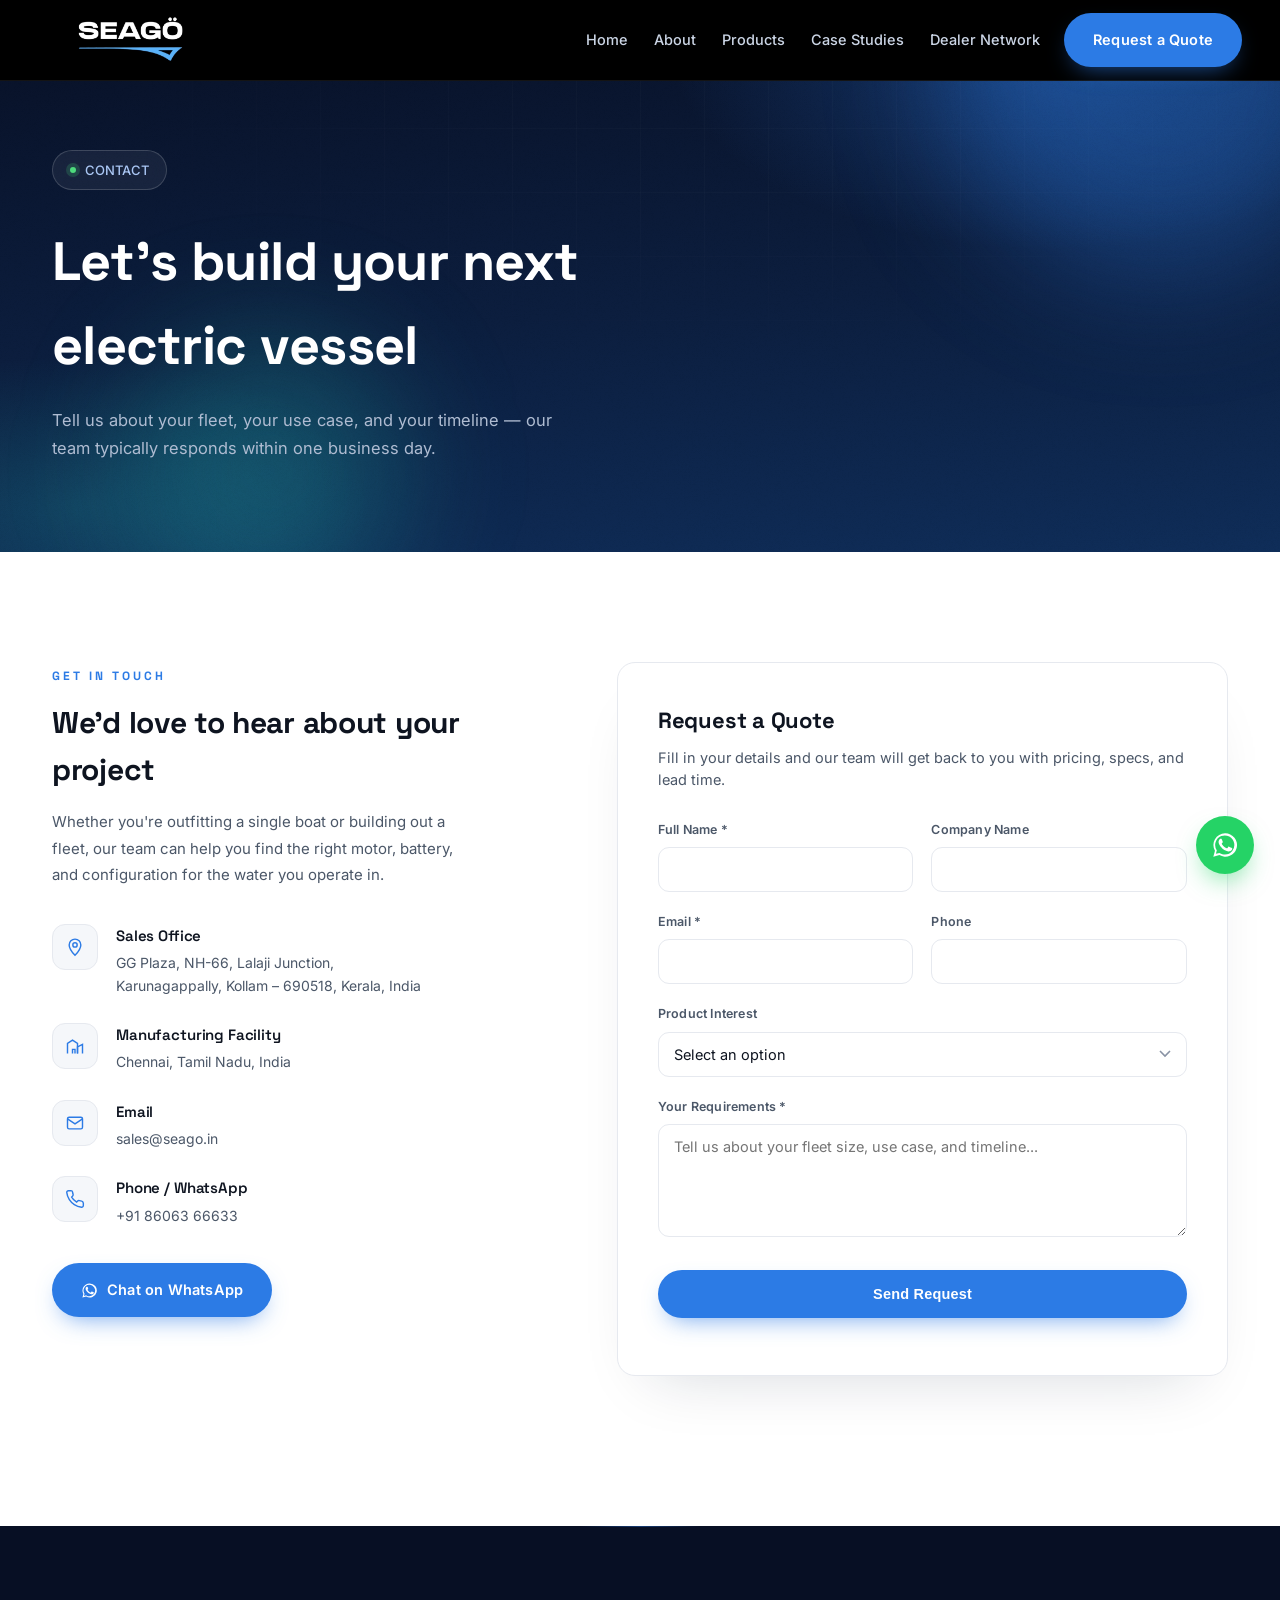
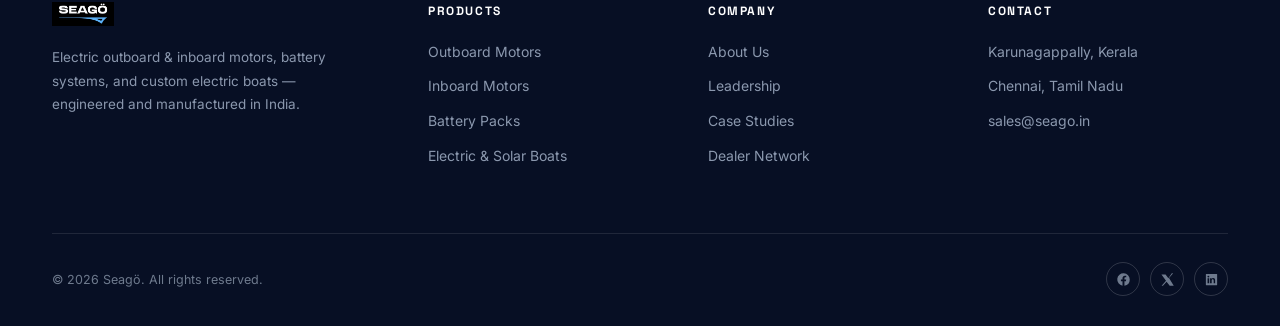
<file: contact.html>
<!DOCTYPE html>
<html lang="en">
<head>
<title>Seagö — Contact &amp; Request a Quote</title>

<script>document.documentElement.classList.add('js-ready');</script>
<meta charset="UTF-8">
<meta name="viewport" content="width=device-width, initial-scale=1.0">
<meta name="description" content="Get in touch with Seagö for electric outboard motors, inboard motors, battery packs, and custom electric boats. Request a quote today.">
<link rel="icon" type="image/svg+xml" href="assets/favicon.svg">
<link rel="preconnect" href="https://fonts.googleapis.com">
<link rel="preconnect" href="https://fonts.gstatic.com" crossorigin>
<link href="https://fonts.googleapis.com/css2?family=Space+Grotesk:wght@500;600;700&family=Inter:wght@400;500;600;700;800&display=swap" rel="stylesheet">
<link rel="stylesheet" href="css/style.css">
<script src="js/main.js" defer></script>
</head>
<body>

<div class="progress" id="progressBar"></div>

<!-- ================= NAV ================= -->
<header class="nav">
  <div class="wrap nav-row">
    <a class="nav-logo" href="index.html#top"><img src="assets/seago-logo.png" alt="Seagö"></a>
    <nav class="nav-links">
      <a href="index.html">Home</a>
      <a href="about.html">About</a>
      <a href="products.html">Products</a>
      <a href="case-studies.html">Case Studies</a>
      <a href="dealer-network.html">Dealer Network</a>
    </nav>
    <div class="nav-cta">
      <a class="btn btn-primary magnetic" href="contact.html">Request a Quote</a>
      <button class="burger" id="burger" aria-label="Menu"><span></span><span></span><span></span></button>
    </div>
  </div>
</header>

<div class="mobile-menu" id="mobileMenu">
  <a href="index.html">Home</a>
  <a href="about.html">About</a>
  <a href="products.html">Products</a>
  <a href="case-studies.html">Case Studies</a>
  <a href="dealer-network.html">Dealer Network</a>
  <a class="btn btn-primary" href="contact.html">Request a Quote</a>
</div>

<!-- ================= PAGE HEADER ================= -->
<section class="hero page-hero">
  <div class="grid-overlay"></div>
  <div class="blob blob-1" data-depth="14"></div>
  <div class="blob blob-2" data-depth="-10"></div>
  <div class="cursor-glow"></div>

  <div class="wrap">
    <div class="hero-badge reveal"><span class="dot"></span> CONTACT</div>
    <h1 class="page-title reveal">Let's build your next electric vessel</h1>
    <p class="page-sub reveal">Tell us about your fleet, your use case, and your timeline — our team typically responds within one business day.</p>
  </div>
</section>

<!-- ================= CONTACT ================= -->
<section class="section contact-section">
  <div class="wrap">
    <div class="contact-grid">

      <div class="contact-info reveal">
        <span class="eyebrow" style="color:var(--blue)">GET IN TOUCH</span>
        <h2>We'd love to hear about your project</h2>
        <p>Whether you're outfitting a single boat or building out a fleet, our team can help you find the right motor, battery, and configuration for the water you operate in.</p>

        <div class="info-list" data-stagger>
          <div class="info-row reveal">
            <div class="ic">
              <svg viewBox="0 0 24 24" fill="none" stroke="currentColor" stroke-width="1.7"><path d="M12 22s7-7.4 7-12.5A7 7 0 0 0 5 9.5C5 14.6 12 22 12 22z"/><circle cx="12" cy="9.5" r="2.6"/></svg>
            </div>
            <div>
              <h4>Sales Office</h4>
              <p>GG Plaza, NH-66, Lalaji Junction,<br>Karunagappally, Kollam – 690518, Kerala, India</p>
            </div>
          </div>

          <div class="info-row reveal">
            <div class="ic">
              <svg viewBox="0 0 24 24" fill="none" stroke="currentColor" stroke-width="1.7"><path d="M3 21V9l6-4 6 4v12"/><path d="M15 21V13l6-3v11"/><path d="M9 21v-5h3v5"/></svg>
            </div>
            <div>
              <h4>Manufacturing Facility</h4>
              <p>Chennai, Tamil Nadu, India</p>
            </div>
          </div>

          <div class="info-row reveal">
            <div class="ic">
              <svg viewBox="0 0 24 24" fill="none" stroke="currentColor" stroke-width="1.7"><rect x="3" y="5" width="18" height="14" rx="2"/><path d="M3 7l9 6 9-6"/></svg>
            </div>
            <div>
              <h4>Email</h4>
              <p><a href="mailto:sales@seago.in">sales@seago.in</a></p>
            </div>
          </div>

          <div class="info-row reveal">
            <div class="ic">
              <svg viewBox="0 0 24 24" fill="none" stroke="currentColor" stroke-width="1.7"><path d="M22 16.9v3a2 2 0 0 1-2.2 2 19.8 19.8 0 0 1-8.6-3.1 19.5 19.5 0 0 1-6-6 19.8 19.8 0 0 1-3.1-8.7A2 2 0 0 1 4.1 2h3a2 2 0 0 1 2 1.7c.1.9.3 1.8.6 2.7a2 2 0 0 1-.5 2.1L8 9.7a16 16 0 0 0 6 6l1.2-1.2a2 2 0 0 1 2.1-.5c.9.3 1.8.5 2.7.6a2 2 0 0 1 1.7 2z"/></svg>
            </div>
            <div>
              <h4>Phone / WhatsApp</h4>
              <p><a href="tel:+918606366633">+91 86063 66633</a></p>
            </div>
          </div>
        </div>

        <a class="btn btn-primary magnetic" href="https://wa.me/918606366633?text=Hi%20Seag%C3%B6%2C%20I%27d%20like%20to%20know%20more%20about%20your%20electric%20marine%20products." target="_blank" rel="noopener">
          <svg width="17" height="17" viewBox="0 0 24 24" fill="currentColor"><path d="M17.5 14.4c-.3-.1-1.7-.9-2-1-.3-.1-.5-.1-.6.1-.2.3-.7 1-.9 1.2-.2.2-.3.2-.6.1-.3-.1-1.3-.5-2.4-1.5-.9-.8-1.5-1.8-1.7-2.1-.2-.3 0-.5.1-.6.1-.1.3-.3.4-.5.1-.1.2-.3.3-.4.1-.2 0-.4 0-.5 0-.1-.6-1.5-.8-2-.2-.5-.4-.5-.6-.5h-.5c-.2 0-.5.1-.7.3-.3.3-1 1-1 2.4s1 2.8 1.1 3c.1.2 2 3.1 4.9 4.3.7.3 1.2.5 1.7.6.7.2 1.3.2 1.8.1.5-.1 1.7-.7 2-1.4.2-.6.2-1.2.2-1.3-.1-.1-.3-.2-.6-.3z"/><path d="M12 2a10 10 0 0 0-8.6 15L2 22l5.2-1.4A10 10 0 1 0 12 2zm0 18.2c-1.6 0-3.1-.4-4.4-1.2l-.3-.2-3.1.8.8-3-.2-.3A8.2 8.2 0 1 1 12 20.2z"/></svg>
          Chat on WhatsApp
        </a>
      </div>

      <div class="form-card reveal">
        <h3>Request a Quote</h3>
        <p>Fill in your details and our team will get back to you with pricing, specs, and lead time.</p>

        <form id="quoteForm" class="quote-form">
          <input type="hidden" name="access_key" value="YOUR_WEB3FORMS_ACCESS_KEY">
          <input type="hidden" name="subject" value="New Quote Request — Seagö Website">
          <input type="hidden" name="from_name" value="Seagö Website">
          <input type="checkbox" name="botcheck" class="hidden-field" tabindex="-1" autocomplete="off">

          <div class="field-row">
            <div class="field">
              <label for="qf-name">Full Name *</label>
              <input id="qf-name" type="text" name="name" required>
            </div>
            <div class="field">
              <label for="qf-company">Company Name</label>
              <input id="qf-company" type="text" name="company">
            </div>
          </div>

          <div class="field-row">
            <div class="field">
              <label for="qf-email">Email *</label>
              <input id="qf-email" type="email" name="email" required>
            </div>
            <div class="field">
              <label for="qf-phone">Phone</label>
              <input id="qf-phone" type="tel" name="phone">
            </div>
          </div>

          <div class="field">
            <label for="qf-interest">Product Interest</label>
            <select id="qf-interest" name="product_interest">
              <option value="">Select an option</option>
              <option>Outboard Motor</option>
              <option>Inboard Motor</option>
              <option>Battery Pack</option>
              <option>Electric / Solar Boat</option>
              <option>Dealer / Distribution Enquiry</option>
              <option>Other</option>
            </select>
          </div>

          <div class="field">
            <label for="qf-message">Your Requirements *</label>
            <textarea id="qf-message" name="message" rows="5" required placeholder="Tell us about your fleet size, use case, and timeline..."></textarea>
          </div>

          <button type="submit" class="btn btn-primary magnetic form-submit">
            <span class="btn-label">Send Request</span>
          </button>
          <div class="form-msg" id="formMsg" role="status" aria-live="polite"></div>
        </form>
      </div>

    </div>
  </div>
</section>

<!-- ================= FOOTER ================= -->
<footer>
  <div class="wrap">
    <div class="footer-grid">
      <div>
        <div class="footer-logo"><img src="assets/seago-logo.png" alt="Seagö"></div>
        <p>Electric outboard &amp; inboard motors, battery systems, and custom electric boats — engineered and manufactured in India.</p>
      </div>
      <div class="footer-col">
        <h5>Products</h5>
        <a href="products.html">Outboard Motors</a>
        <a href="products.html">Inboard Motors</a>
        <a href="products.html">Battery Packs</a>
        <a href="products.html">Electric &amp; Solar Boats</a>
      </div>
      <div class="footer-col">
        <h5>Company</h5>
        <a href="about.html">About Us</a>
        <a href="about.html#founder">Leadership</a>
        <a href="case-studies.html">Case Studies</a>
        <a href="dealer-network.html">Dealer Network</a>
      </div>
      <div class="footer-col">
        <h5>Contact</h5>
        <a href="contact.html">Karunagappally, Kerala</a>
        <a href="contact.html">Chennai, Tamil Nadu</a>
        <a href="mailto:sales@seago.in">sales@seago.in</a>
      </div>
    </div>
    <div class="footer-bottom">
      <span>© 2026 Seagö. All rights reserved.</span>
      <div class="footer-social">
        <a href="#"><svg viewBox="0 0 24 24" fill="currentColor"><path d="M22 12a10 10 0 1 0-11.6 9.9v-7H7.9V12h2.5V9.8c0-2.5 1.5-3.9 3.8-3.9 1.1 0 2.2.2 2.2.2v2.4h-1.3c-1.2 0-1.6.8-1.6 1.6V12h2.8l-.4 2.9h-2.4v7A10 10 0 0 0 22 12z"/></svg></a>
        <a href="#"><svg viewBox="0 0 24 24" fill="currentColor"><path d="M18.9 2H21l-6.6 7.5L22 22h-6.5l-5-6.6L4.7 22H2.6l7-8-7.3-9.9h6.6l4.5 6z"/></svg></a>
        <a href="#"><svg viewBox="0 0 24 24" fill="currentColor"><path d="M20.4 3H3.6A.6.6 0 0 0 3 3.6v16.8a.6.6 0 0 0 .6.6h16.8a.6.6 0 0 0 .6-.6V3.6a.6.6 0 0 0-.6-.6zM8.3 18.1H5.7V9.9h2.6v8.2zM7 8.8a1.5 1.5 0 1 1 0-3 1.5 1.5 0 0 1 0 3zm11.1 9.3h-2.6v-4.3c0-1 0-2.4-1.5-2.4s-1.7 1.1-1.7 2.3v4.4H9.7V9.9h2.5v1.1a2.7 2.7 0 0 1 2.5-1.4c2.6 0 3.1 1.7 3.1 4v4.5z"/></svg></a>
      </div>
    </div>
  </div>
</footer>

<!-- ================= WHATSAPP FLOAT ================= -->
<a class="wa-float" href="https://wa.me/918606366633?text=Hi%20Seag%C3%B6%2C%20I%27d%20like%20to%20know%20more%20about%20your%20electric%20marine%20products." target="_blank" rel="noopener" aria-label="Chat on WhatsApp">
  <span class="wa-tip">Chat with us</span>
  <svg viewBox="0 0 24 24"><path d="M17.5 14.4c-.3-.1-1.7-.9-2-1-.3-.1-.5-.1-.6.1-.2.3-.7 1-.9 1.2-.2.2-.3.2-.6.1-.3-.1-1.3-.5-2.4-1.5-.9-.8-1.5-1.8-1.7-2.1-.2-.3 0-.5.1-.6.1-.1.3-.3.4-.5.1-.1.2-.3.3-.4.1-.2 0-.4 0-.5 0-.1-.6-1.5-.8-2-.2-.5-.4-.5-.6-.5h-.5c-.2 0-.5.1-.7.3-.3.3-1 1-1 2.4s1 2.8 1.1 3c.1.2 2 3.1 4.9 4.3.7.3 1.2.5 1.7.6.7.2 1.3.2 1.8.1.5-.1 1.7-.7 2-1.4.2-.6.2-1.2.2-1.3-.1-.1-.3-.2-.6-.3z"/><path d="M12 2a10 10 0 0 0-8.6 15L2 22l5.2-1.4A10 10 0 1 0 12 2zm0 18.2c-1.6 0-3.1-.4-4.4-1.2l-.3-.2-3.1.8.8-3-.2-.3A8.2 8.2 0 1 1 12 20.2z"/></svg>
</a>

</body>
</html>
</file>
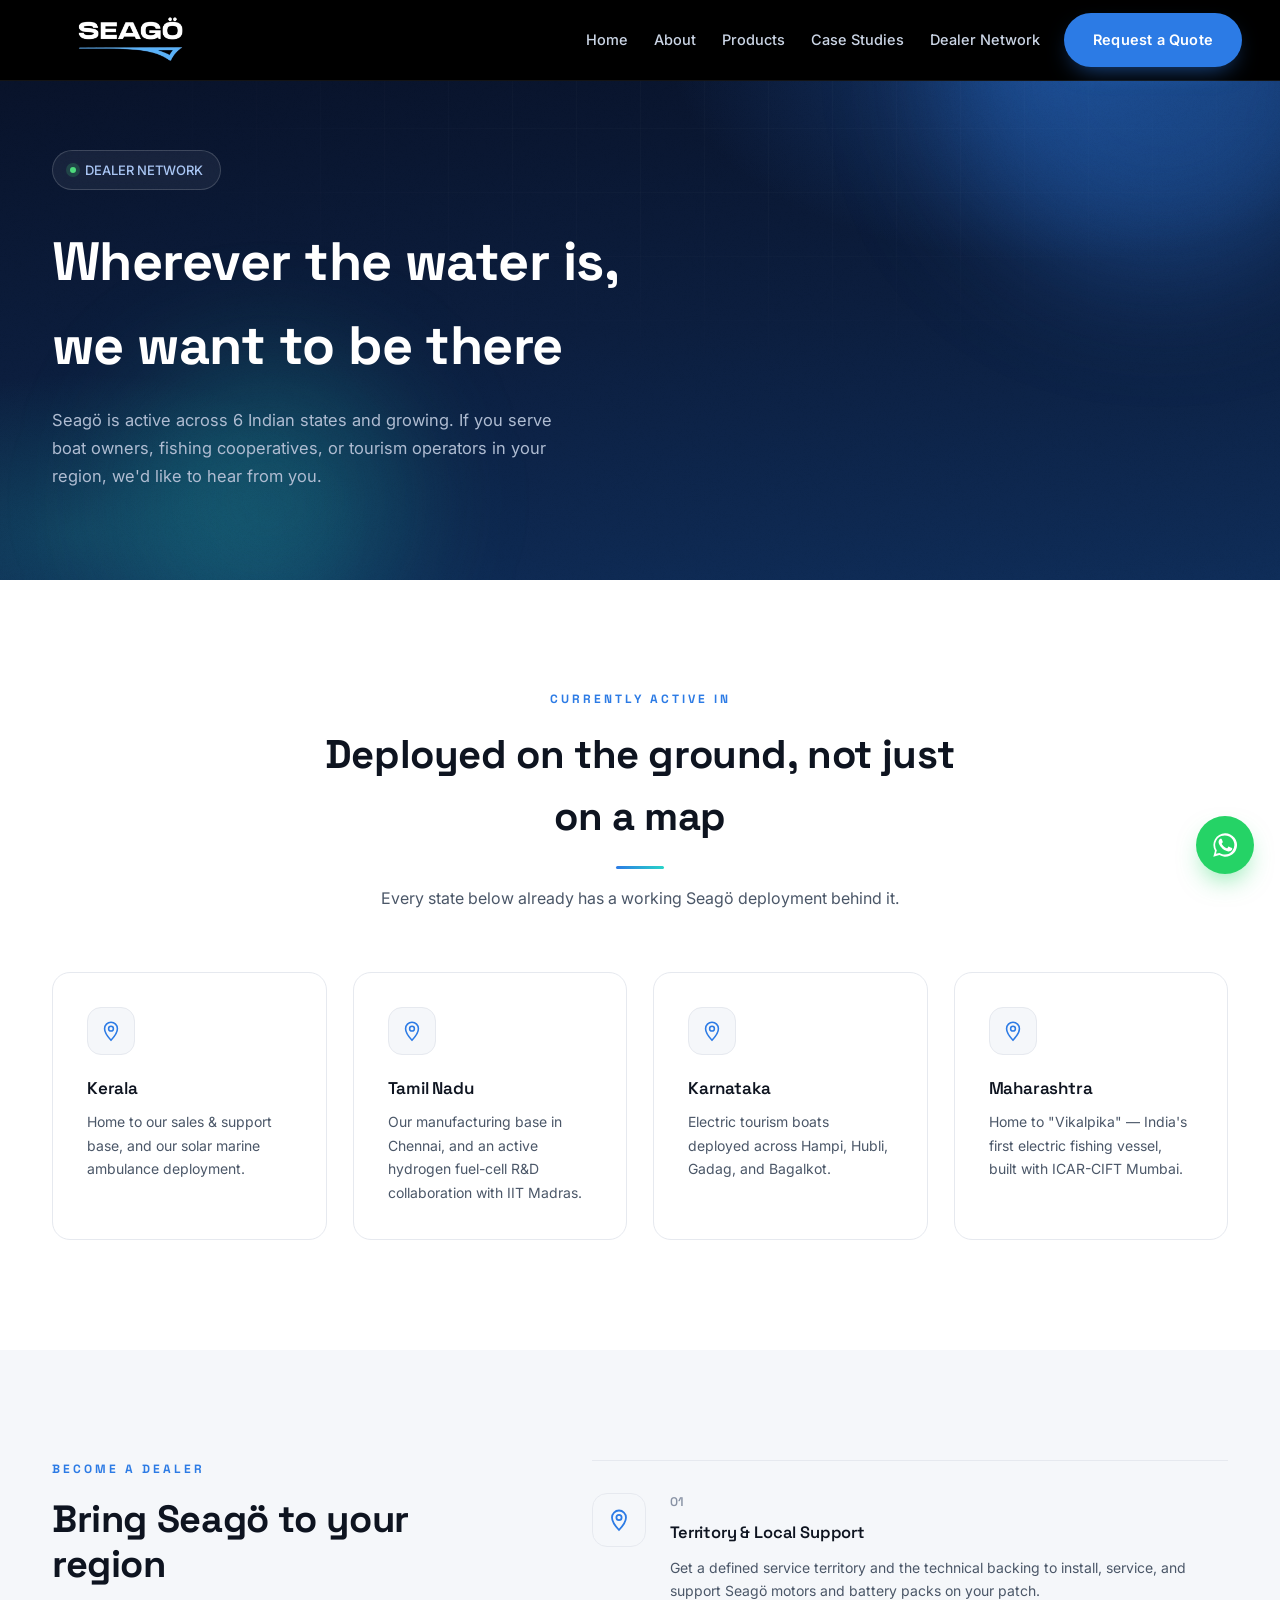
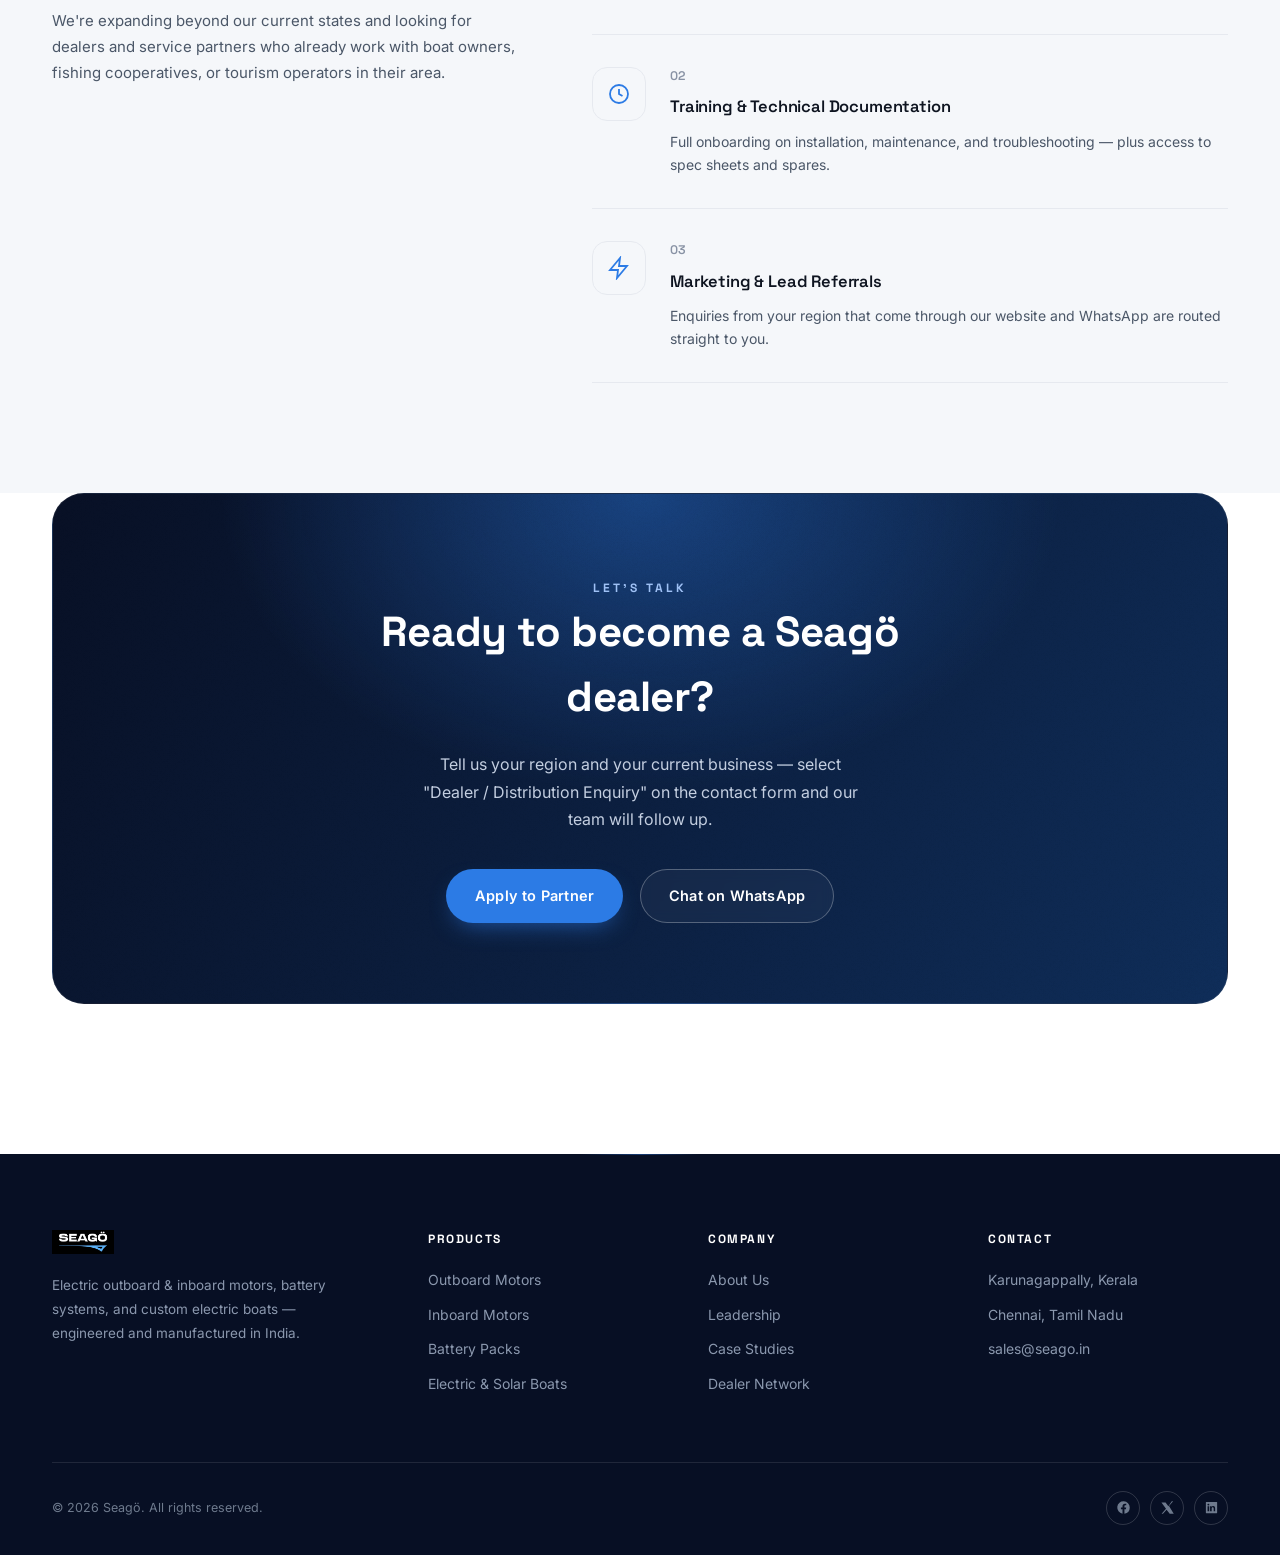
<file: dealer-network.html>
<!DOCTYPE html>
<html lang="en">
<head>
<title>Seagö — Dealer &amp; Distribution Network</title>

<script>document.documentElement.classList.add('js-ready');</script>
<meta charset="UTF-8">
<meta name="viewport" content="width=device-width, initial-scale=1.0">
<meta name="description" content="Seagö is active across 6 Indian states and growing. Explore our current reach and partner with us as a dealer or service provider in your region.">
<link rel="icon" type="image/svg+xml" href="assets/favicon.svg">
<link rel="preconnect" href="https://fonts.googleapis.com">
<link rel="preconnect" href="https://fonts.gstatic.com" crossorigin>
<link href="https://fonts.googleapis.com/css2?family=Space+Grotesk:wght@500;600;700&family=Inter:wght@400;500;600;700;800&display=swap" rel="stylesheet">
<link rel="stylesheet" href="css/style.css">
<script src="js/main.js" defer></script>
</head>
<body>

<div class="progress" id="progressBar"></div>

<!-- ================= NAV ================= -->
<header class="nav">
  <div class="wrap nav-row">
    <a class="nav-logo" href="index.html#top"><img src="assets/seago-logo.png" alt="Seagö"></a>
    <nav class="nav-links">
      <a href="index.html">Home</a>
      <a href="about.html">About</a>
      <a href="products.html">Products</a>
      <a href="case-studies.html">Case Studies</a>
      <a href="dealer-network.html">Dealer Network</a>
    </nav>
    <div class="nav-cta">
      <a class="btn btn-primary magnetic" href="contact.html">Request a Quote</a>
      <button class="burger" id="burger" aria-label="Menu"><span></span><span></span><span></span></button>
    </div>
  </div>
</header>

<div class="mobile-menu" id="mobileMenu">
  <a href="index.html">Home</a>
  <a href="about.html">About</a>
  <a href="products.html">Products</a>
  <a href="case-studies.html">Case Studies</a>
  <a href="dealer-network.html">Dealer Network</a>
  <a class="btn btn-primary" href="contact.html">Request a Quote</a>
</div>

<!-- ================= PAGE HEADER ================= -->
<section class="hero page-hero">
  <div class="grid-overlay"></div>
  <div class="blob blob-1" data-depth="14"></div>
  <div class="blob blob-2" data-depth="-10"></div>
  <div class="cursor-glow"></div>

  <div class="wrap">
    <div class="hero-badge reveal"><span class="dot"></span> DEALER NETWORK</div>
    <h1 class="page-title reveal">Wherever the water is, we want to be there</h1>
    <p class="page-sub reveal">Seagö is active across 6 Indian states and growing. If you serve boat owners, fishing cooperatives, or tourism operators in your region, we'd like to hear from you.</p>
  </div>
</section>

<!-- ================= CURRENT REACH ================= -->
<section class="section">
  <div class="wrap">
    <div class="section-head reveal">
      <span class="eyebrow">Currently Active In</span>
      <h2>Deployed on the ground, not just on a map</h2>
      <p>Every state below already has a working Seagö deployment behind it.</p>
    </div>
    <div class="grid-4" data-stagger>
      <div class="loc-card reveal">
        <div class="ic"><svg viewBox="0 0 24 24" fill="none" stroke="currentColor" stroke-width="1.7"><path d="M12 22s7-7.4 7-12.5A7 7 0 0 0 5 9.5C5 14.6 12 22 12 22z"/><circle cx="12" cy="9.5" r="2.6"/></svg></div>
        <h3>Kerala</h3>
        <p>Home to our sales &amp; support base, and our solar marine ambulance deployment.</p>
      </div>
      <div class="loc-card reveal">
        <div class="ic"><svg viewBox="0 0 24 24" fill="none" stroke="currentColor" stroke-width="1.7"><path d="M12 22s7-7.4 7-12.5A7 7 0 0 0 5 9.5C5 14.6 12 22 12 22z"/><circle cx="12" cy="9.5" r="2.6"/></svg></div>
        <h3>Tamil Nadu</h3>
        <p>Our manufacturing base in Chennai, and an active hydrogen fuel-cell R&amp;D collaboration with IIT Madras.</p>
      </div>
      <div class="loc-card reveal">
        <div class="ic"><svg viewBox="0 0 24 24" fill="none" stroke="currentColor" stroke-width="1.7"><path d="M12 22s7-7.4 7-12.5A7 7 0 0 0 5 9.5C5 14.6 12 22 12 22z"/><circle cx="12" cy="9.5" r="2.6"/></svg></div>
        <h3>Karnataka</h3>
        <p>Electric tourism boats deployed across Hampi, Hubli, Gadag, and Bagalkot.</p>
      </div>
      <div class="loc-card reveal">
        <div class="ic"><svg viewBox="0 0 24 24" fill="none" stroke="currentColor" stroke-width="1.7"><path d="M12 22s7-7.4 7-12.5A7 7 0 0 0 5 9.5C5 14.6 12 22 12 22z"/><circle cx="12" cy="9.5" r="2.6"/></svg></div>
        <h3>Maharashtra</h3>
        <p>Home to "Vikalpika" — India's first electric fishing vessel, built with ICAR-CIFT Mumbai.</p>
      </div>
    </div>
  </div>
</section>

<!-- ================= BECOME A DEALER ================= -->
<section class="section soft" id="partner">
  <div class="wrap why-grid">
    <div class="why-left reveal">
      <span class="eyebrow">Become a Dealer</span>
      <h2 class="why-title">Bring Seagö to your region</h2>
      <p>We're expanding beyond our current states and looking for dealers and service partners who already work with boat owners, fishing cooperatives, or tourism operators in their area.</p>
    </div>
    <div class="feat-list" data-stagger>
      <div class="feat-row reveal">
        <div class="ic"><svg viewBox="0 0 24 24" fill="none" stroke="currentColor" stroke-width="1.8"><path d="M12 22s7-7.4 7-12.5A7 7 0 0 0 5 9.5C5 14.6 12 22 12 22z"/><circle cx="12" cy="9.5" r="2.6"/></svg></div>
        <div class="ft-body">
          <span class="idx">01</span>
          <h4>Territory &amp; Local Support</h4>
          <p>Get a defined service territory and the technical backing to install, service, and support Seagö motors and battery packs on your patch.</p>
        </div>
      </div>
      <div class="feat-row reveal">
        <div class="ic"><svg viewBox="0 0 24 24" fill="none" stroke="currentColor" stroke-width="1.8"><circle cx="12" cy="12" r="9"/><path d="M12 7v5l3.5 2"/></svg></div>
        <div class="ft-body">
          <span class="idx">02</span>
          <h4>Training &amp; Technical Documentation</h4>
          <p>Full onboarding on installation, maintenance, and troubleshooting — plus access to spec sheets and spares.</p>
        </div>
      </div>
      <div class="feat-row reveal">
        <div class="ic"><svg viewBox="0 0 24 24" fill="none" stroke="currentColor" stroke-width="1.8"><path d="M13 2L3 14h8l-1 8 10-12h-8l1-8z"/></svg></div>
        <div class="ft-body">
          <span class="idx">03</span>
          <h4>Marketing &amp; Lead Referrals</h4>
          <p>Enquiries from your region that come through our website and WhatsApp are routed straight to you.</p>
        </div>
      </div>
    </div>
  </div>
</section>

<!-- ================= CTA ================= -->
<section class="section" id="talk" style="padding-top:0;">
  <div class="wrap">
    <div class="cta reveal">
      <div class="cta-inner">
        <span class="eyebrow" style="color:#9FC1F5;">Let's Talk</span>
        <h2 class="cta-title">Ready to become a Seagö dealer?</h2>
        <p class="cta-text">Tell us your region and your current business — select "Dealer / Distribution Enquiry" on the contact form and our team will follow up.</p>
        <div class="cta-actions">
          <a class="btn btn-primary magnetic" href="contact.html?product=dealer">Apply to Partner</a>
          <a class="btn btn-ghost magnetic" href="https://wa.me/918606366633?text=Hi%20Seag%C3%B6%2C%20I%27d%20like%20to%20know%20more%20about%20becoming%20a%20dealer%20or%20distribution%20partner." target="_blank" rel="noopener">Chat on WhatsApp</a>
        </div>
      </div>
    </div>
  </div>
</section>

<!-- ================= FOOTER ================= -->
<footer>
  <div class="wrap">
    <div class="footer-grid">
      <div>
        <div class="footer-logo"><img src="assets/seago-logo.png" alt="Seagö"></div>
        <p>Electric outboard &amp; inboard motors, battery systems, and custom electric boats — engineered and manufactured in India.</p>
      </div>
      <div class="footer-col">
        <h5>Products</h5>
        <a href="products.html">Outboard Motors</a>
        <a href="products.html">Inboard Motors</a>
        <a href="products.html">Battery Packs</a>
        <a href="products.html">Electric &amp; Solar Boats</a>
      </div>
      <div class="footer-col">
        <h5>Company</h5>
        <a href="about.html">About Us</a>
        <a href="about.html#founder">Leadership</a>
        <a href="case-studies.html">Case Studies</a>
        <a href="dealer-network.html">Dealer Network</a>
      </div>
      <div class="footer-col">
        <h5>Contact</h5>
        <a href="contact.html">Karunagappally, Kerala</a>
        <a href="contact.html">Chennai, Tamil Nadu</a>
        <a href="mailto:sales@seago.in">sales@seago.in</a>
      </div>
    </div>
    <div class="footer-bottom">
      <span>© 2026 Seagö. All rights reserved.</span>
      <div class="footer-social">
        <a href="#"><svg viewBox="0 0 24 24" fill="currentColor"><path d="M22 12a10 10 0 1 0-11.6 9.9v-7H7.9V12h2.5V9.8c0-2.5 1.5-3.9 3.8-3.9 1.1 0 2.2.2 2.2.2v2.4h-1.3c-1.2 0-1.6.8-1.6 1.6V12h2.8l-.4 2.9h-2.4v7A10 10 0 0 0 22 12z"/></svg></a>
        <a href="#"><svg viewBox="0 0 24 24" fill="currentColor"><path d="M18.9 2H21l-6.6 7.5L22 22h-6.5l-5-6.6L4.7 22H2.6l7-8-7.3-9.9h6.6l4.5 6z"/></svg></a>
        <a href="#"><svg viewBox="0 0 24 24" fill="currentColor"><path d="M20.4 3H3.6A.6.6 0 0 0 3 3.6v16.8a.6.6 0 0 0 .6.6h16.8a.6.6 0 0 0 .6-.6V3.6a.6.6 0 0 0-.6-.6zM8.3 18.1H5.7V9.9h2.6v8.2zM7 8.8a1.5 1.5 0 1 1 0-3 1.5 1.5 0 0 1 0 3zm11.1 9.3h-2.6v-4.3c0-1 0-2.4-1.5-2.4s-1.7 1.1-1.7 2.3v4.4H9.7V9.9h2.5v1.1a2.7 2.7 0 0 1 2.5-1.4c2.6 0 3.1 1.7 3.1 4v4.5z"/></svg></a>
      </div>
    </div>
  </div>
</footer>

<!-- ================= WHATSAPP FLOAT ================= -->
<a class="wa-float" href="https://wa.me/918606366633?text=Hi%20Seag%C3%B6%2C%20I%27d%20like%20to%20know%20more%20about%20your%20electric%20marine%20products." target="_blank" rel="noopener" aria-label="Chat on WhatsApp">
  <span class="wa-tip">Chat with us</span>
  <svg viewBox="0 0 24 24"><path d="M17.5 14.4c-.3-.1-1.7-.9-2-1-.3-.1-.5-.1-.6.1-.2.3-.7 1-.9 1.2-.2.2-.3.2-.6.1-.3-.1-1.3-.5-2.4-1.5-.9-.8-1.5-1.8-1.7-2.1-.2-.3 0-.5.1-.6.1-.1.3-.3.4-.5.1-.1.2-.3.3-.4.1-.2 0-.4 0-.5 0-.1-.6-1.5-.8-2-.2-.5-.4-.5-.6-.5h-.5c-.2 0-.5.1-.7.3-.3.3-1 1-1 2.4s1 2.8 1.1 3c.1.2 2 3.1 4.9 4.3.7.3 1.2.5 1.7.6.7.2 1.3.2 1.8.1.5-.1 1.7-.7 2-1.4.2-.6.2-1.2.2-1.3-.1-.1-.3-.2-.6-.3z"/><path d="M12 2a10 10 0 0 0-8.6 15L2 22l5.2-1.4A10 10 0 1 0 12 2zm0 18.2c-1.6 0-3.1-.4-4.4-1.2l-.3-.2-3.1.8.8-3-.2-.3A8.2 8.2 0 1 1 12 20.2z"/></svg>
</a>

</body>
</html>
</file>
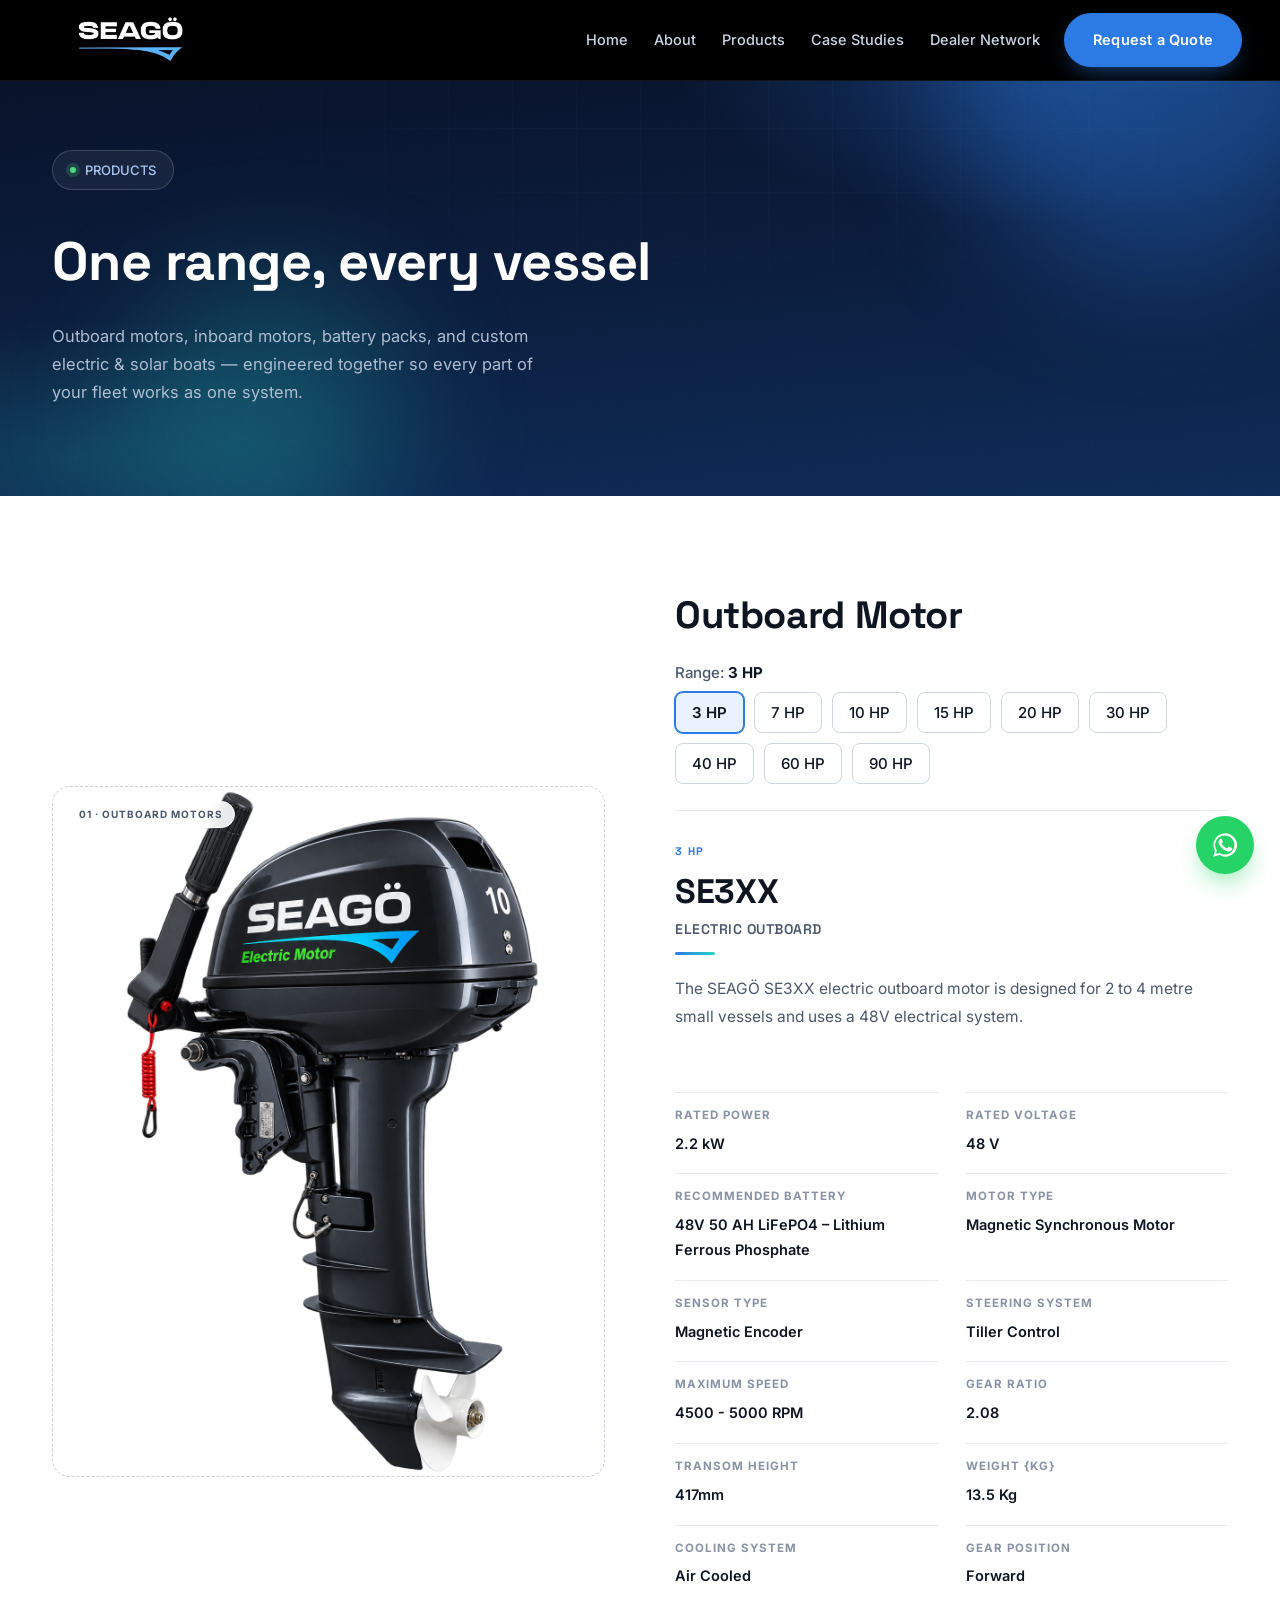
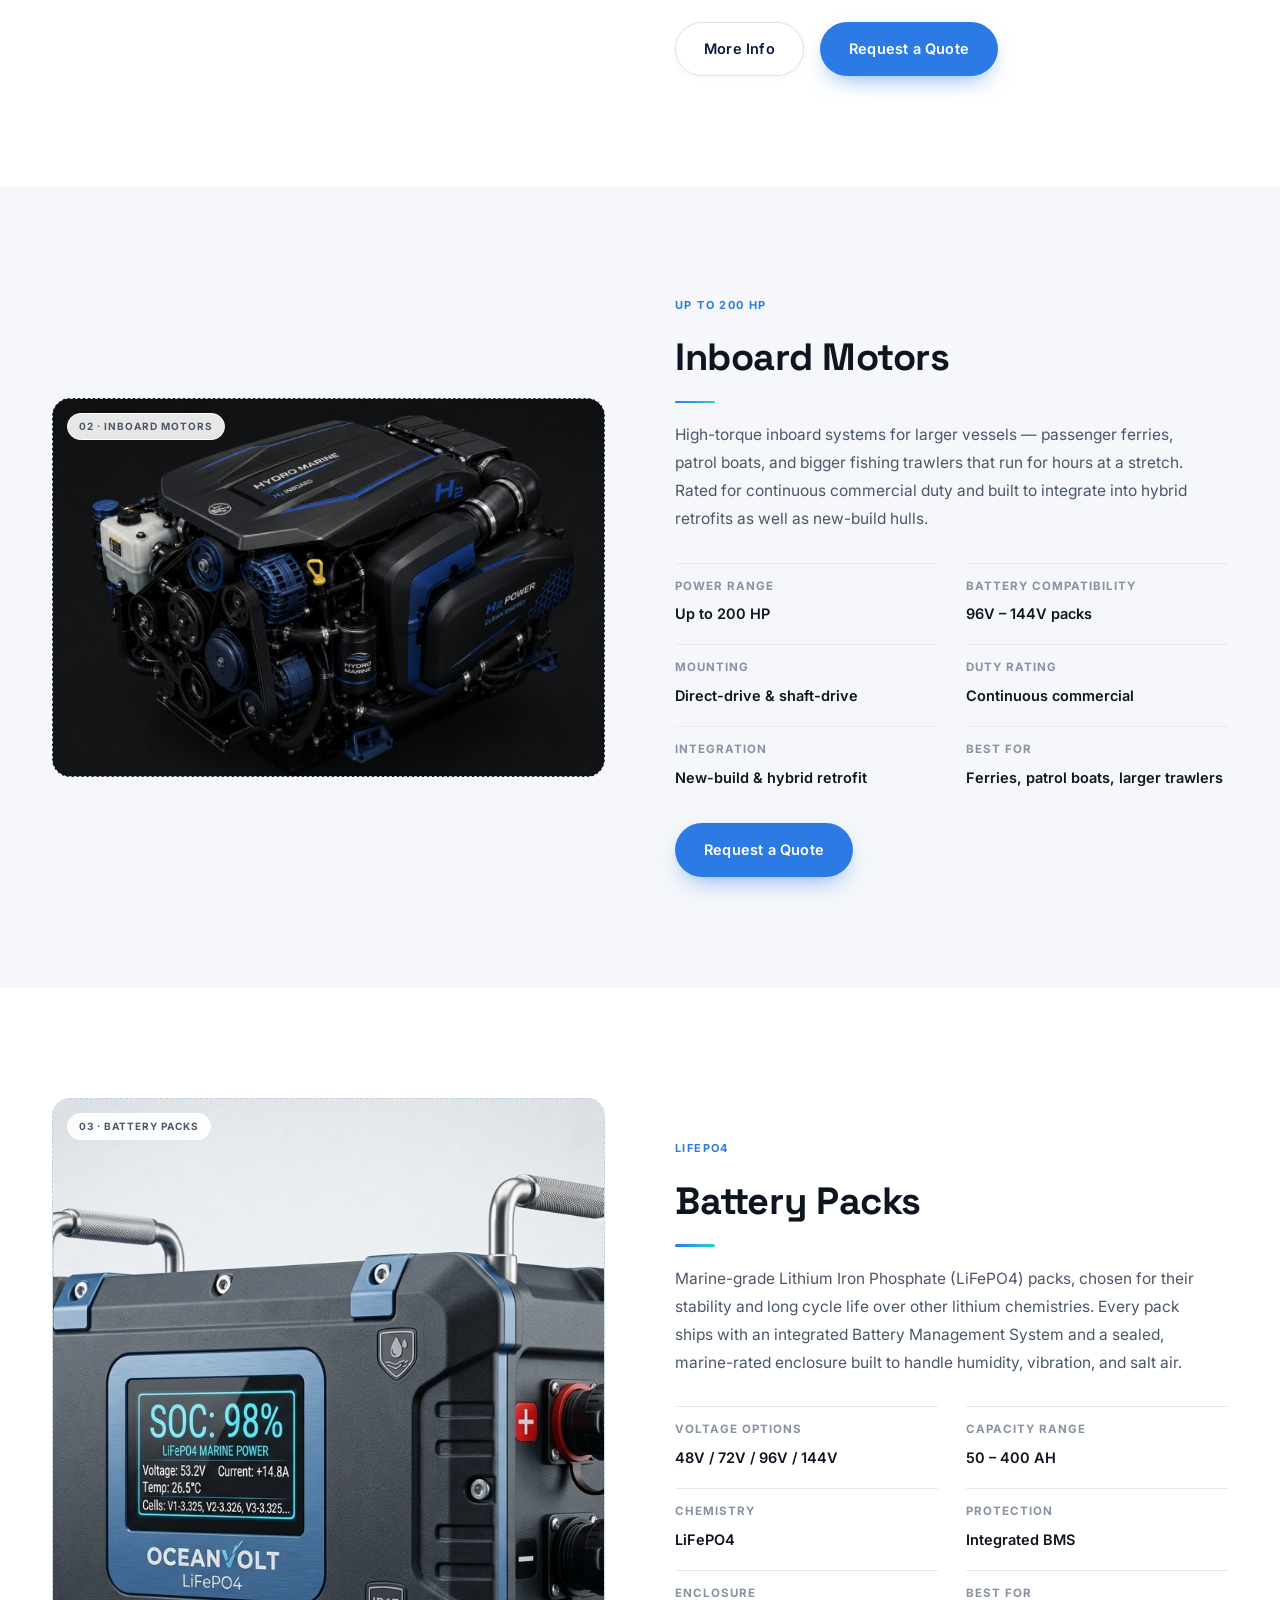
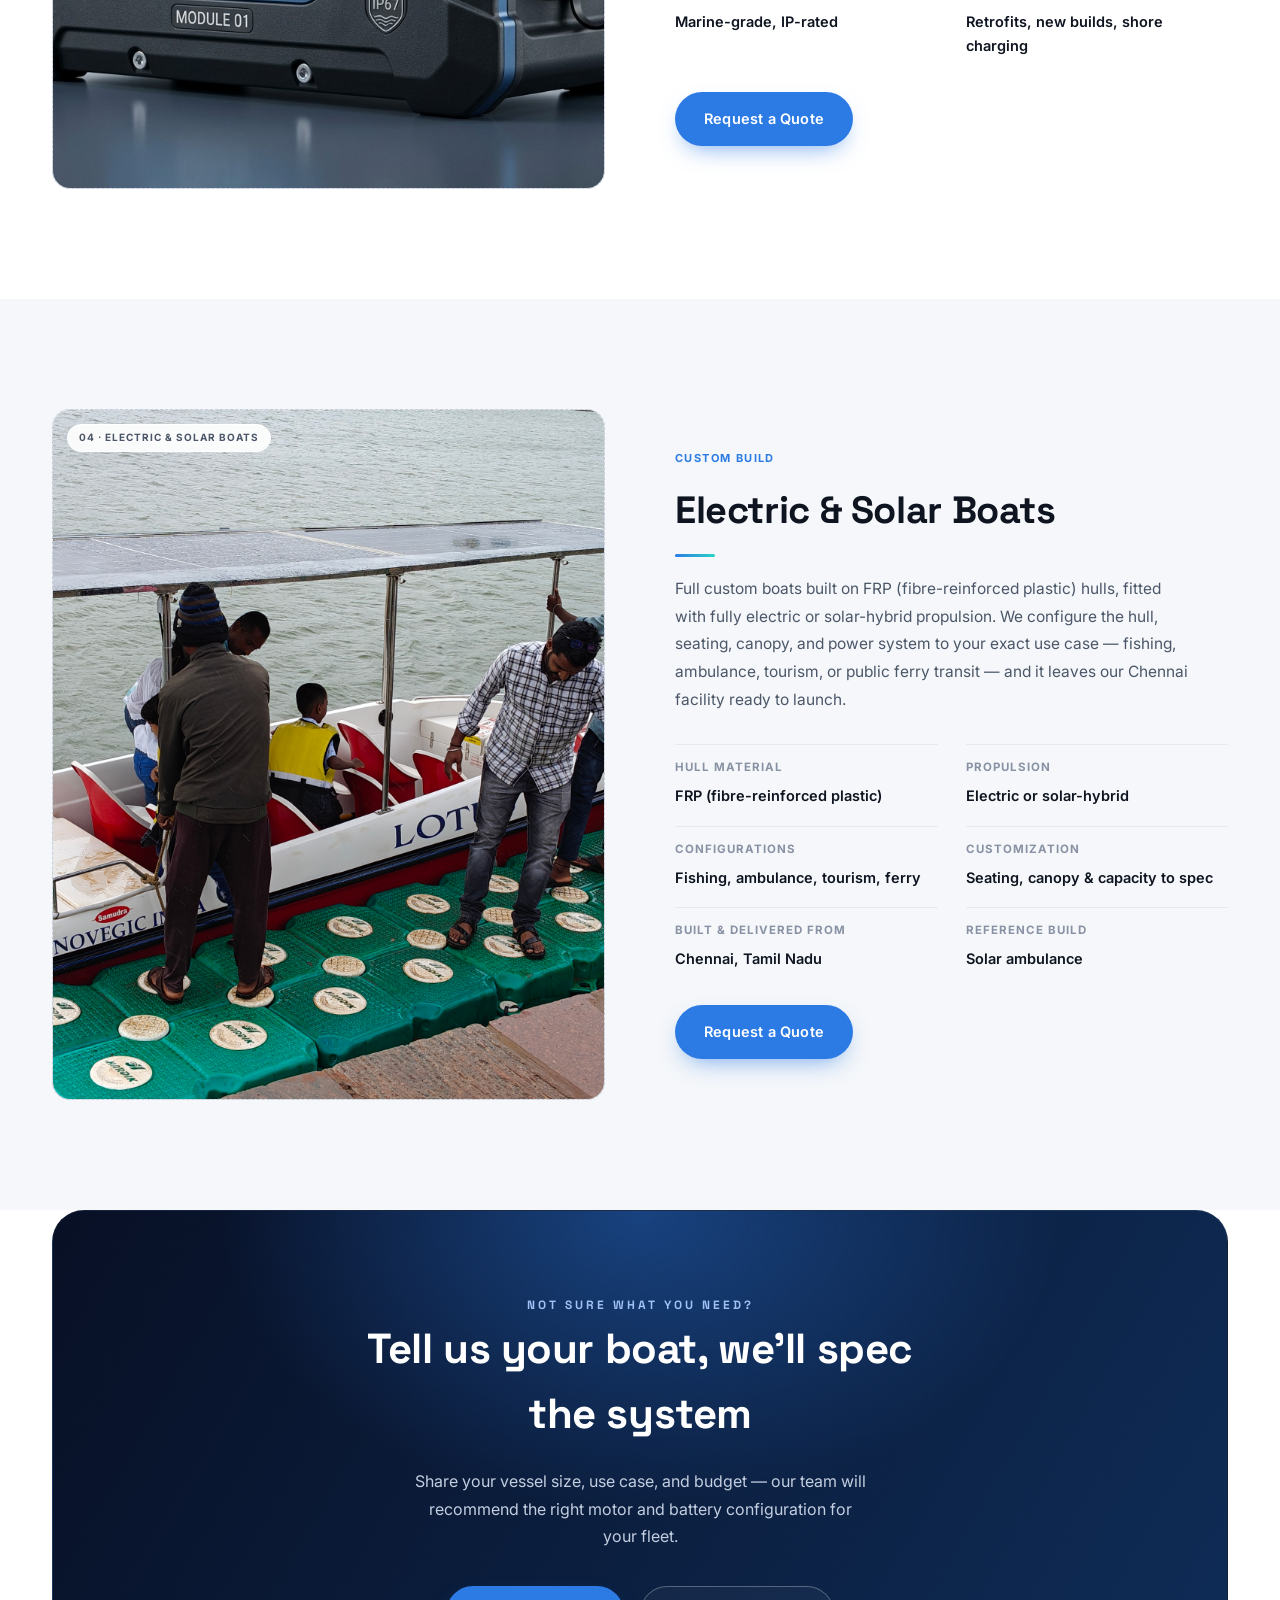
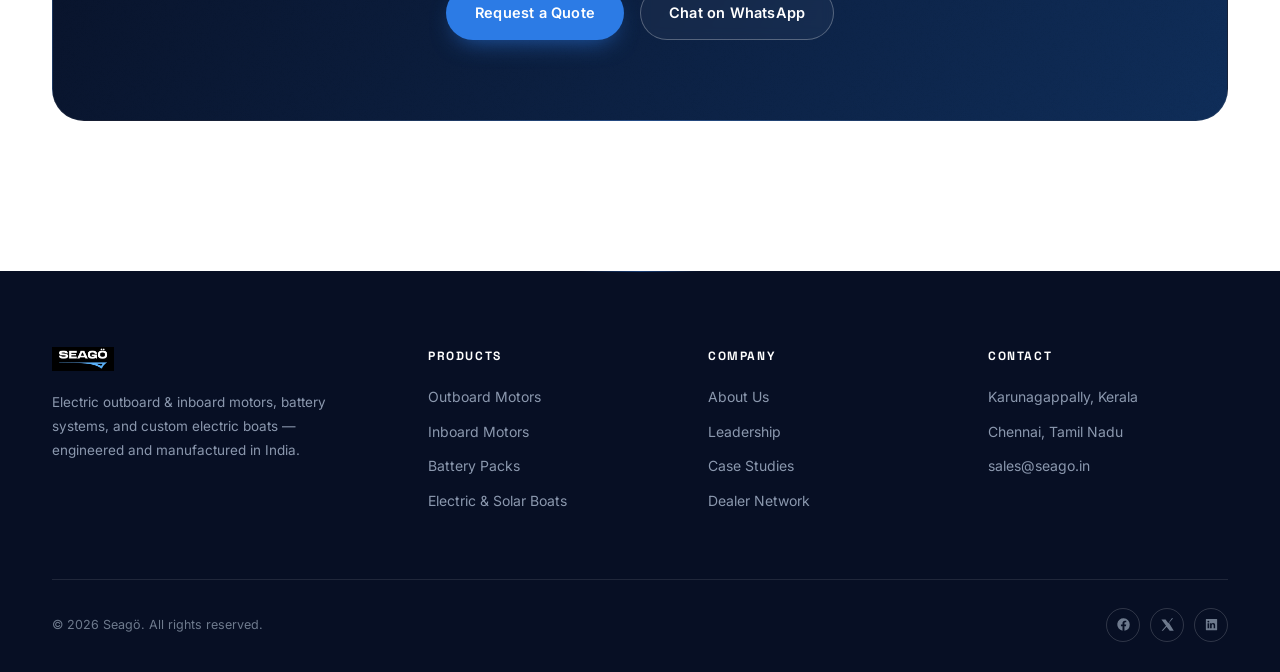
<file: products.html>
<!DOCTYPE html>
<html lang="en">
<head>
<title>Seagö — Electric Outboard &amp; Inboard Motors, Battery Packs &amp; Boats</title>

<script>document.documentElement.classList.add('js-ready');</script>
<meta charset="UTF-8">
<meta name="viewport" content="width=device-width, initial-scale=1.0">
<meta name="description" content="Explore Seagö's electric outboard motors (3–90 HP), inboard motors (up to 200 HP), LiFePO4 battery packs, and custom electric &amp; solar boats.">
<link rel="icon" type="image/svg+xml" href="assets/favicon.svg">
<link rel="preconnect" href="https://fonts.googleapis.com">
<link rel="preconnect" href="https://fonts.gstatic.com" crossorigin>
<link href="https://fonts.googleapis.com/css2?family=Space+Grotesk:wght@500;600;700&family=Inter:wght@400;500;600;700;800&display=swap" rel="stylesheet">
<link rel="stylesheet" href="css/style.css">
<script src="js/main.js" defer></script>
</head>
<body>

<div class="progress" id="progressBar"></div>

<!-- ================= NAV ================= -->
<header class="nav">
  <div class="wrap nav-row">
    <a class="nav-logo" href="index.html#top"><img src="assets/seago-logo.png" alt="Seagö"></a>
    <nav class="nav-links">
      <a href="index.html">Home</a>
      <a href="about.html">About</a>
      <a href="products.html">Products</a>
      <a href="case-studies.html">Case Studies</a>
      <a href="dealer-network.html">Dealer Network</a>
    </nav>
    <div class="nav-cta">
      <a class="btn btn-primary magnetic" href="contact.html">Request a Quote</a>
      <button class="burger" id="burger" aria-label="Menu"><span></span><span></span><span></span></button>
    </div>
  </div>
</header>

<div class="mobile-menu" id="mobileMenu">
  <a href="index.html">Home</a>
  <a href="about.html">About</a>
  <a href="products.html">Products</a>
  <a href="case-studies.html">Case Studies</a>
  <a href="dealer-network.html">Dealer Network</a>
  <a class="btn btn-primary" href="contact.html">Request a Quote</a>
</div>

<!-- ================= PAGE HEADER ================= -->
<section class="hero page-hero">
  <div class="grid-overlay"></div>
  <div class="blob blob-1" data-depth="14"></div>
  <div class="blob blob-2" data-depth="-10"></div>
  <div class="cursor-glow"></div>

  <div class="wrap">
    <div class="hero-badge reveal"><span class="dot"></span> PRODUCTS</div>
    <h1 class="page-title reveal">One range, every vessel</h1>
    <p class="page-sub reveal">Outboard motors, inboard motors, battery packs, and custom electric &amp; solar boats — engineered together so every part of your fleet works as one system.</p>
  </div>
</section>

<!-- ================= OUTBOARD MOTORS ================= -->
<section class="section product-block" id="outboard">
  <div class="wrap product-row">
    <div class="product-media motor-product-image reveal">
      <div class="ph photo-frame">
        <img class="outboard-image" data-motor-image src="assets/photos/Outboard%20Motors.png" alt="Seagö electric outboard motor">
        <span class="ph__chip">01 · Outboard Motors</span>
      </div>
    </div>

        <div class="product-copy motor-product-info reveal">
      <h2 class="motor-heading">Outboard Motor</h2>

      <div class="motor-selector" data-motor-selector>
        <div class="motor-selector-label">Range: <strong data-range-current>3 HP</strong></div>
        <div class="motor-options" role="tablist" aria-label="Choose motor power">
          <button class="motor-option" type="button" data-hp="3" role="tab">3 HP</button>
          <button class="motor-option" type="button" data-hp="7" role="tab">7 HP</button>
          <button class="motor-option" type="button" data-hp="10" role="tab">10 HP</button>
          <button class="motor-option" type="button" data-hp="15" role="tab">15 HP</button>
          <button class="motor-option" type="button" data-hp="20" role="tab">20 HP</button>
          <button class="motor-option" type="button" data-hp="30" role="tab">30 HP</button>
          <button class="motor-option" type="button" data-hp="40" role="tab">40 HP</button>
          <button class="motor-option" type="button" data-hp="60" role="tab">60 HP</button>
          <button class="motor-option" type="button" data-hp="90" role="tab">90 HP</button>
        </div>
      </div>

      <div class="motor-details">
        <span class="case-tag" data-motor-hp>3 HP</span>
        <h3 data-motor-model>SE3XX</h3>
        <span class="motor-product-kind">Electric Outboard</span>
        <p data-motor-description></p>
        <div class="spec-grid motor-product-specs" data-motor-specs></div>
        <div class="product-actions">
          <a class="btn btn-more-info magnetic" data-motor-pdf href="tds/SEAG%C3%96%20-%203HP.pdf" target="_blank" rel="noopener">More Info</a>
          <a class="btn btn-primary magnetic" data-motor-quote href="contact.html?product=outboard&amp;motor=3HP">Request a Quote</a>
        </div>
      </div>
    </div>
    </div>
  </div>
</section>

<!-- ================= INBOARD MOTORS ================= -->
<section class="section product-block soft" id="inboard">
  <div class="wrap product-row">
    <div class="product-media reveal">
      <div class="ph photo-frame">
        <img class="inboard-image" src="assets/photos/inboardmotor.png" alt="Seagö electric inboard motors">
        <span class="ph__chip">02 · Inboard Motors</span>
      </div>
    </div>
    <div class="product-copy reveal">
      <span class="case-tag">Up to 200 HP</span>
      <h2>Inboard Motors</h2>
      <p>High-torque inboard systems for larger vessels — passenger ferries, patrol boats, and bigger fishing trawlers that run for hours at a stretch. Rated for continuous commercial duty and built to integrate into hybrid retrofits as well as new-build hulls.</p>
      <div class="spec-grid">
        <div class="spec-item"><span>Power range</span><b>Up to 200 HP</b></div>
        <div class="spec-item"><span>Battery compatibility</span><b>96V – 144V packs</b></div>
        <div class="spec-item"><span>Mounting</span><b>Direct-drive &amp; shaft-drive</b></div>
        <div class="spec-item"><span>Duty rating</span><b>Continuous commercial</b></div>
        <div class="spec-item"><span>Integration</span><b>New-build &amp; hybrid retrofit</b></div>
        <div class="spec-item"><span>Best for</span><b>Ferries, patrol boats, larger trawlers</b></div>
      </div>
      <div class="product-actions">
        <a class="btn btn-primary magnetic" href="contact.html?product=inboard">Request a Quote</a>
      </div>
    </div>
  </div>
</section>

<!-- ================= BATTERY PACKS ================= -->
<section class="section product-block" id="battery">
  <div class="wrap product-row">
    <div class="product-media reveal">
      <div class="ph photo-frame">
        <img class="battery-image" src="assets/photos/Battery%20Box.png" alt="Seagö LiFePO4 battery pack">
        <span class="ph__chip">03 · Battery Packs</span>
      </div>
    </div>
    <div class="product-copy reveal">
      <span class="case-tag">LiFePO4</span>
      <h2>Battery Packs</h2>
      <p>Marine-grade Lithium Iron Phosphate (LiFePO4) packs, chosen for their stability and long cycle life over other lithium chemistries. Every pack ships with an integrated Battery Management System and a sealed, marine-rated enclosure built to handle humidity, vibration, and salt air.</p>
      <div class="spec-grid">
        <div class="spec-item"><span>Voltage options</span><b>48V / 72V / 96V / 144V</b></div>
        <div class="spec-item"><span>Capacity range</span><b>50 – 400 AH</b></div>
        <div class="spec-item"><span>Chemistry</span><b>LiFePO4</b></div>
        <div class="spec-item"><span>Protection</span><b>Integrated BMS</b></div>
        <div class="spec-item"><span>Enclosure</span><b>Marine-grade, IP-rated</b></div>
        <div class="spec-item"><span>Best for</span><b>Retrofits, new builds, shore charging</b></div>
      </div>
      <div class="product-actions">
        <a class="btn btn-primary magnetic" href="contact.html?product=battery">Request a Quote</a>
      </div>
    </div>
  </div>
</section>

<!-- ================= ELECTRIC & SOLAR BOATS ================= -->
<section class="section product-block soft" id="boats">
  <div class="wrap product-row">
    <div class="product-media reveal">
      <div class="ph photo-frame">
        <img src="assets/photos/seago-solar-boat.jpg" alt="Seagö solar-powered boat on the water">
        <span class="ph__chip">04 · Electric &amp; Solar Boats</span>
      </div>
    </div>
    <div class="product-copy reveal">
      <span class="case-tag">Custom Build</span>
      <h2>Electric &amp; Solar Boats</h2>
      <p>Full custom boats built on FRP (fibre-reinforced plastic) hulls, fitted with fully electric or solar-hybrid propulsion. We configure the hull, seating, canopy, and power system to your exact use case — fishing, ambulance, tourism, or public ferry transit — and it leaves our Chennai facility ready to launch.</p>
      <div class="spec-grid">
        <div class="spec-item"><span>Hull material</span><b>FRP (fibre-reinforced plastic)</b></div>
        <div class="spec-item"><span>Propulsion</span><b>Electric or solar-hybrid</b></div>
        <div class="spec-item"><span>Configurations</span><b>Fishing, ambulance, tourism, ferry</b></div>
        <div class="spec-item"><span>Customization</span><b>Seating, canopy &amp; capacity to spec</b></div>
        <div class="spec-item"><span>Built &amp; delivered from</span><b>Chennai, Tamil Nadu</b></div>
        <div class="spec-item"><span>Reference build</span><b>Solar ambulance</b></div>
      </div>
      <div class="product-actions">
        <a class="btn btn-primary magnetic" href="contact.html?product=boats">Request a Quote</a>
      </div>
    </div>
  </div>
</section>

<!-- ================= CTA ================= -->
<section class="section" id="talk" style="padding-top:0;">
  <div class="wrap">
    <div class="cta reveal">
      <div class="cta-inner">
        <span class="eyebrow" style="color:#9FC1F5;">Not Sure What You Need?</span>
        <h2 class="cta-title">Tell us your boat, we'll spec the system</h2>
        <p class="cta-text">Share your vessel size, use case, and budget — our team will recommend the right motor and battery configuration for your fleet.</p>
        <div class="cta-actions">
          <a class="btn btn-primary magnetic" href="contact.html">Request a Quote</a>
          <a class="btn btn-ghost magnetic" href="https://wa.me/918606366633?text=Hi%20Seag%C3%B6%2C%20I%27d%20like%20to%20know%20more%20about%20your%20electric%20marine%20products." target="_blank" rel="noopener">Chat on WhatsApp</a>
        </div>
      </div>
    </div>
  </div>
</section>

<!-- ================= FOOTER ================= -->
<footer>
  <div class="wrap">
    <div class="footer-grid">
      <div>
        <div class="footer-logo"><img src="assets/seago-logo.png" alt="Seagö"></div>
        <p>Electric outboard &amp; inboard motors, battery systems, and custom electric boats — engineered and manufactured in India.</p>
      </div>
      <div class="footer-col">
        <h5>Products</h5>
        <a href="products.html#outboard">Outboard Motors</a>
        <a href="products.html#inboard">Inboard Motors</a>
        <a href="products.html#battery">Battery Packs</a>
        <a href="products.html#boats">Electric &amp; Solar Boats</a>
      </div>
      <div class="footer-col">
        <h5>Company</h5>
        <a href="about.html">About Us</a>
        <a href="about.html#founder">Leadership</a>
        <a href="case-studies.html">Case Studies</a>
        <a href="dealer-network.html">Dealer Network</a>
      </div>
      <div class="footer-col">
        <h5>Contact</h5>
        <a href="contact.html">Karunagappally, Kerala</a>
        <a href="contact.html">Chennai, Tamil Nadu</a>
        <a href="mailto:sales@seago.in">sales@seago.in</a>
      </div>
    </div>
    <div class="footer-bottom">
      <span>© 2026 Seagö. All rights reserved.</span>
      <div class="footer-social">
        <a href="#"><svg viewBox="0 0 24 24" fill="currentColor"><path d="M22 12a10 10 0 1 0-11.6 9.9v-7H7.9V12h2.5V9.8c0-2.5 1.5-3.9 3.8-3.9 1.1 0 2.2.2 2.2.2v2.4h-1.3c-1.2 0-1.6.8-1.6 1.6V12h2.8l-.4 2.9h-2.4v7A10 10 0 0 0 22 12z"/></svg></a>
        <a href="#"><svg viewBox="0 0 24 24" fill="currentColor"><path d="M18.9 2H21l-6.6 7.5L22 22h-6.5l-5-6.6L4.7 22H2.6l7-8-7.3-9.9h6.6l4.5 6z"/></svg></a>
        <a href="#"><svg viewBox="0 0 24 24" fill="currentColor"><path d="M20.4 3H3.6A.6.6 0 0 0 3 3.6v16.8a.6.6 0 0 0 .6.6h16.8a.6.6 0 0 0 .6-.6V3.6a.6.6 0 0 0-.6-.6zM8.3 18.1H5.7V9.9h2.6v8.2zM7 8.8a1.5 1.5 0 1 1 0-3 1.5 1.5 0 0 1 0 3zm11.1 9.3h-2.6v-4.3c0-1 0-2.4-1.5-2.4s-1.7 1.1-1.7 2.3v4.4H9.7V9.9h2.5v1.1a2.7 2.7 0 0 1 2.5-1.4c2.6 0 3.1 1.7 3.1 4v4.5z"/></svg></a>
      </div>
    </div>
  </div>
</footer>

<!-- ================= WHATSAPP FLOAT ================= -->
<a class="wa-float" href="https://wa.me/918606366633?text=Hi%20Seag%C3%B6%2C%20I%27d%20like%20to%20know%20more%20about%20your%20electric%20marine%20products." target="_blank" rel="noopener" aria-label="Chat on WhatsApp">
  <span class="wa-tip">Chat with us</span>
  <svg viewBox="0 0 24 24"><path d="M17.5 14.4c-.3-.1-1.7-.9-2-1-.3-.1-.5-.1-.6.1-.2.3-.7 1-.9 1.2-.2.2-.3.2-.6.1-.3-.1-1.3-.5-2.4-1.5-.9-.8-1.5-1.8-1.7-2.1-.2-.3 0-.5.1-.6.1-.1.3-.3.4-.5.1-.1.2-.3.3-.4.1-.2 0-.4 0-.5 0-.1-.6-1.5-.8-2-.2-.5-.4-.5-.6-.5h-.5c-.2 0-.5.1-.7.3-.3.3-1 1-1 2.4s1 2.8 1.1 3c.1.2 2 3.1 4.9 4.3.7.3 1.2.5 1.7.6.7.2 1.3.2 1.8.1.5-.1 1.7-.7 2-1.4.2-.6.2-1.2.2-1.3-.1-.1-.3-.2-.6-.3z"/><path d="M12 2a10 10 0 0 0-8.6 15L2 22l5.2-1.4A10 10 0 1 0 12 2zm0 18.2c-1.6 0-3.1-.4-4.4-1.2l-.3-.2-3.1.8.8-3-.2-.3A8.2 8.2 0 1 1 12 20.2z"/></svg>
</a>

<!-- ================= PDF PREVIEW MODAL ================= -->
<div class="pdf-modal" id="pdfModal" aria-hidden="true" role="dialog" aria-modal="true" aria-labelledby="pdfModalTitle">
  <div class="pdf-modal-backdrop" id="pdfModalBackdrop"></div>
  <div class="pdf-modal-dialog">
    <div class="pdf-modal-header">
      <h3 class="pdf-modal-title" id="pdfModalTitle">Seagö 3 HP Outboard — Catalog</h3>
      <button class="pdf-modal-close" id="pdfModalClose" aria-label="Close modal">
        <svg width="14" height="14" viewBox="0 0 24 24" fill="none" stroke="currentColor" stroke-width="2.5" stroke-linecap="round" stroke-linejoin="round">
          <line x1="18" y1="6" x2="6" y2="18"></line>
          <line x1="6" y1="6" x2="18" y2="18"></line>
        </svg>
      </button>
    </div>
    <div class="pdf-modal-body">
      <iframe id="pdfModalFrame" src="" title="Seagö Product Catalog"></iframe>
    </div>
    <div class="pdf-modal-footer">
      <a class="btn btn-more-info pdf-modal-btn" id="pdfModalNewTab" href="tds/SEAG%C3%96%20-%203HP.pdf" target="_blank" rel="noopener">Open in new tab</a>
      <a class="btn btn-primary pdf-modal-btn" id="pdfModalDownload" href="tds/SEAG%C3%96%20-%203HP.pdf" download="SEAGÖ - 3HP.pdf">Download PDF</a>
    </div>
  </div>
</div>
<script>
(function () {
  var hpEl = document.querySelector('[data-motor-hp]');
  var rangeEl = document.querySelector('[data-range-current]');
  if (!hpEl || !rangeEl) return;
  function sync() { rangeEl.textContent = hpEl.textContent; }
  sync();
  new MutationObserver(sync).observe(hpEl, { childList: true, characterData: true, subtree: true });
})();
</script>
</body>
</html>
</file>
<file: css/style.css>
/* =====================================================================
   Seagö — Homepage v1
   Design tokens
   ===================================================================== */
:root{
  --navy:#070F24;
  --navy-2:#0B1D3D;
  --navy-3:#0E2C57;
  --blue:#2C7BE5;
  --blue-2:#5FA6FF;
  --cyan:#28D4C8;
  --ink:#0E1420;
  --slate:#4B5768;
  --muted:#8892A4;
  --line:#E6E9EF;
  --bg-soft:#F5F7FA;
  --ph-a:#E9EDF2;
  --ph-b:#DCE3EA;
  --radius:18px;
  --maxw:1240px;
}
*{box-sizing:border-box; margin:0; padding:0;}
html{scroll-behavior:smooth;}
body{
  font-family:'Inter',-apple-system,BlinkMacSystemFont,'Segoe UI',sans-serif;
  color:var(--ink);
  background:#fff;
  -webkit-font-smoothing:antialiased;
  line-height:1.55;
  overflow-x:hidden;
}
h1,h2,h3,h4,.disp{ font-family:'Space Grotesk',sans-serif; letter-spacing:-0.01em; }
img{max-width:100%; display:block;}
a{text-decoration:none; color:inherit;}
.wrap{max-width:var(--maxw); margin:0 auto; padding:0 32px;}
.eyebrow{ font-size:12px; font-weight:700; letter-spacing:3px; text-transform:uppercase; font-family:'Space Grotesk',sans-serif;}

/* ---------- buttons ---------- */
.btn{
  display:inline-flex; align-items:center; gap:9px;
  padding:15px 28px; border-radius:999px; font-weight:600; font-size:14.5px;
  letter-spacing:.2px; border:1px solid transparent; cursor:pointer;
  transition:transform .35s cubic-bezier(.2,.8,.2,1), background .25s, border-color .25s, box-shadow .35s;
  white-space:nowrap; position:relative;
}
.btn-primary{ background:var(--blue); color:#fff; box-shadow:0 10px 24px -10px rgba(44,123,229,.7); }
.btn-primary:hover{ background:#1f68cc; box-shadow:0 16px 36px -6px rgba(44,123,229,.9); transform:translateY(-1px); }
.btn-ghost{ background:rgba(255,255,255,.04); color:#fff; border-color:rgba(255,255,255,.28); -webkit-backdrop-filter:blur(6px); backdrop-filter:blur(6px); }
.btn-ghost:hover{ border-color:#fff; background:rgba(255,255,255,.1); }
.btn-outline{ background:transparent; color:var(--navy); border-color:var(--line); }
.btn-outline:hover{ border-color:var(--navy); }
.btn-more-info{
  background:#fff;
  color:var(--navy-2);
  border:1.5px solid #DCE3EA;
  box-shadow:0 2px 6px rgba(11,29,61,.04);
}
.btn-more-info:hover{
  background:#F8FAFC;
  color:var(--blue);
  border-color:var(--blue);
  box-shadow:0 12px 24px -10px rgba(44,123,229,.25);
  transform:translateY(-1px);
}
.product-actions{
  display:flex;
  align-items:center;
  gap:16px;
  flex-wrap:wrap;
}
.magnetic{ will-change:transform; }

/* ---------- skeleton placeholders (empty headers / copy) ---------- */
.skel{
  display:block; border-radius:8px;
  background:linear-gradient(90deg, var(--ph-a) 25%, var(--ph-b) 42%, var(--ph-a) 58%);
  background-size:300% 100%;
  animation:shimmer 2.6s ease-in-out infinite;
}
.skel.light{ background:linear-gradient(90deg, rgba(255,255,255,.13) 25%, rgba(255,255,255,.28) 42%, rgba(255,255,255,.13) 58%); background-size:300% 100%; }
@keyframes shimmer{ 0%{background-position:200% 0;} 100%{background-position:-200% 0;} }

/* ---------- image placeholders ---------- */
.photo-frame{ display:block; border-style:solid; border-width:0; background:#0B1D3D; }
.photo-frame img, .photo-frame video{ width:100%; height:100%; object-fit:cover; object-position:center; }
.photo-frame img.outboard-image{ object-fit:contain; background:#fff; }
.photo-frame img.inboard-image{ object-fit:contain; background:#101113; }
.photo-frame:has(.inboard-image), .card:has(.inboard-image) .ph{ background:#101113 !important; }
.photo-frame img.battery-image{ object-fit:cover; object-position:center; }
.photo-frame img.hydrogen-image{ object-fit:cover; object-position:center; }
.case-gallery{ position:relative; }
.case-gallery img{ position:absolute; inset:0; opacity:0; transition:opacity .8s ease; }
.case-gallery img.is-active{ opacity:1; }
.ph{
  position:relative; border-radius:var(--radius); overflow:hidden;
  background:repeating-linear-gradient(135deg, var(--ph-a), var(--ph-a) 14px, var(--ph-b) 14px, var(--ph-b) 28px);
  border:1.5px dashed #C7CFDA;
  display:flex; align-items:center; justify-content:center;
  transition:border-color .3s;
}
.card:hover .ph, .case-card:hover .ph{ border-color:var(--blue-2); }
.ph__chip{
  position:absolute; top:14px; left:14px; background:rgba(255,255,255,.9); -webkit-backdrop-filter:blur(4px); backdrop-filter:blur(4px);
  border-radius:999px; padding:5px 11px; font-size:10px; font-weight:700; letter-spacing:1px; text-transform:uppercase;
  color:var(--slate); border:1px solid #fff;
}
.ph__inner{
  display:flex; flex-direction:column; align-items:center; gap:14px;
  text-align:center; padding:36px 22px; color:#7C8CAB;
  background:linear-gradient(145deg, rgba(44,123,229,.04), rgba(40,212,200,.04));
  width:100%; height:100%;
}
.ph__inner svg{ width:40px; height:40px; opacity:.5; }
.ph__inner span{ font-size:11.5px; font-weight:600; letter-spacing:.4px; line-height:1.6; max-width:230px; }

/* ---------- scroll progress ---------- */
.progress{ position:fixed; top:0; left:0; height:3px; width:0%; background:linear-gradient(90deg,var(--blue),var(--cyan)); z-index:80; transition:width .1s linear; }

/* ---------- cursor glow (desktop hero only) ---------- */
.cursor-glow{
  position:absolute; width:420px; height:420px; border-radius:50%; pointer-events:none;
  background:radial-gradient(circle, rgba(95,166,255,.16), transparent 70%);
  transform:translate(-50%,-50%); left:50%; top:40%; opacity:0; transition:opacity .4s; will-change:transform;
}
.hero:hover .cursor-glow{ opacity:1; }

/* ================= NAV ================= */
header.nav{
  position:fixed; top:0; left:0; width:100%; z-index:60;
  background:#000;
  border-bottom:1px solid rgba(255,255,255,.08); transition:box-shadow .3s;
}
header.nav .wrap{
  max-width:100%;
  width:100%;
  padding:0 clamp(20px, 3vw, 48px);
}
.nav-row{ display:flex; align-items:center; justify-content:space-between; height:80px; width:100%; }
.nav-logo{ display:flex; align-items:center; flex-shrink:0; margin-left:clamp(16px, 2vw, 36px); }
.nav-logo img{ height:52px; width:auto; max-height:100%; object-fit:contain; }
.nav-links{ display:flex; align-items:center; gap:26px; margin-left:auto; margin-right:24px; }
.nav-links a{ color:#CBD5E5; font-size:14.5px; font-weight:500; transition:color .2s; position:relative; }
.nav-links a::after{ content:''; position:absolute; left:0; bottom:-6px; width:0; height:1.5px; background:var(--blue-2); transition:width .25s; }
.nav-links a:hover{ color:#fff; }
.nav-links a:hover::after{ width:100%; }
.nav-cta{ display:flex; align-items:center; gap:14px; flex-shrink:0; }
.burger{ display:none; width:42px; height:42px; border-radius:10px; border:1px solid rgba(255,255,255,.2); background:rgba(255,255,255,.04); align-items:center; justify-content:center; flex-direction:column; gap:4px; cursor:pointer; }
.burger span{ width:18px; height:1.6px; background:#fff; display:block; transition:transform .3s, opacity .3s; }
.burger.open span:nth-child(1){ transform:translateY(5.6px) rotate(45deg); }
.burger.open span:nth-child(2){ opacity:0; }
.burger.open span:nth-child(3){ transform:translateY(-5.6px) rotate(-45deg); }

.mobile-menu{
  position:fixed; inset:80px 0 0 0; background:rgba(7,15,36,.98); -webkit-backdrop-filter:blur(10px); backdrop-filter:blur(10px);
  z-index:55; display:flex; flex-direction:column; padding:36px 28px; gap:6px;
  transform:translateY(-12px); opacity:0; pointer-events:none; transition:opacity .28s, transform .28s;
  overflow-y:auto;
}
.mobile-menu.open{ opacity:1; transform:translateY(0); pointer-events:auto; }
.mobile-menu a{ color:#fff; font-size:21px; font-weight:600; padding:13px 4px; border-bottom:1px solid rgba(255,255,255,.08); font-family:'Space Grotesk',sans-serif; }
.mobile-menu .btn{ margin-top:22px; align-self:flex-start; }

/* ================= HERO ================= */
.hero{
  position:relative; overflow:hidden;
  padding:100px 0 70px;
  background:
    radial-gradient(48% 60% at 82% 8%, rgba(44,123,229,.34), transparent 62%),
    radial-gradient(38% 46% at 6% 92%, rgba(40,212,200,.16), transparent 60%),
    linear-gradient(175deg, var(--navy) 0%, var(--navy-2) 55%, var(--navy-3) 100%);
}
.hero::after{ content:''; position:absolute; inset:0; background-image:url('../assets/grain.png'); background-size:180px 180px; mix-blend-mode:overlay; opacity:.5; pointer-events:none; }
.blob{ position:absolute; border-radius:50%; filter:blur(60px); pointer-events:none; will-change:transform; }
.blob-1{ width:420px; height:420px; background:rgba(44,123,229,.35); top:-140px; right:-90px; }
.blob-2{ width:280px; height:280px; background:rgba(40,212,200,.22); bottom:-60px; left:10%; }
.grid-overlay{
  position:absolute; inset:0; pointer-events:none; opacity:.35;
  background-image:
    linear-gradient(rgba(255,255,255,.05) 1px, transparent 1px),
    linear-gradient(90deg, rgba(255,255,255,.05) 1px, transparent 1px);
  background-size:64px 64px;
  -webkit-mask-image:radial-gradient(70% 60% at 60% 20%, #000 30%, transparent 78%);
  mask-image:radial-gradient(70% 60% at 60% 20%, #000 30%, transparent 78%);
}
.hero-grid{
  position:relative; display:grid; grid-template-columns:1.08fr .92fr; gap:64px; align-items:center;
}
.hero-badge{
  display:inline-flex; align-items:center; gap:9px;
  background:rgba(255,255,255,.06); border:1px solid rgba(255,255,255,.16);
  padding:9px 17px; border-radius:999px; color:#A9C6F5; margin-bottom:30px; font-size:13px; font-weight:500;
}
.hero-badge .dot{ width:6px; height:6px; border-radius:50%; background:#4CD97B; box-shadow:0 0 0 4px rgba(76,217,123,.18); }
.hero-title{ font-family:'Space Grotesk',sans-serif; font-weight:700; font-size:clamp(38px,5.6vw,60px); line-height:1.1; color:#fff; letter-spacing:-0.01em; max-width:640px; }
.hero-sub{ margin-top:26px; margin-bottom:40px; max-width:470px; }
.hero-sub p{ color:#B9C6DE; font-size:16.5px; line-height:1.7; }
.hero-actions{ display:flex; gap:16px; flex-wrap:wrap; }
.hero-stats{ display:flex; gap:44px; margin-top:68px; flex-wrap:wrap; }
.hero-stat b{ display:block; font-size:32px; font-weight:700; color:#fff; font-family:'Space Grotesk',sans-serif; }
.hero-stat span{ display:block; font-size:11.5px; color:#8FA0BC; font-weight:600; letter-spacing:1.2px; text-transform:uppercase; margin-top:5px; }
/* ---------- coming soon (stub pages) ---------- */
.soon{ min-height:calc(100vh - 80px); display:flex; align-items:center; padding:80px 0; }
.soon-wrap{ position:relative; text-align:center; max-width:640px; margin:0 auto; }
.soon-icon{ width:60px; height:60px; border-radius:18px; background:rgba(255,255,255,.06); border:1px solid rgba(255,255,255,.16); display:flex; align-items:center; justify-content:center; margin:0 auto 30px; }
.soon-icon svg{ width:26px; height:26px; color:#5FA6FF; }
.soon-title{ font-family:'Space Grotesk',sans-serif; font-size:clamp(38px,6vw,60px); color:#fff; font-weight:700; margin:8px 0 20px; letter-spacing:-0.01em; }
.soon-text{ color:#AEBBD1; font-size:16px; line-height:1.75; max-width:480px; margin:0 auto 40px; }
.soon .hero-actions{ justify-content:center; }
.soon .hero-badge{ margin-bottom:26px; }

.hero-visual{ position:relative; }
.hero-visual .photo-frame{ height:100%; }
.hero-visual .ph{ aspect-ratio:4/5; background:repeating-linear-gradient(135deg, rgba(255,255,255,.05), rgba(255,255,255,.05) 14px, rgba(255,255,255,.09) 14px, rgba(255,255,255,.09) 28px); border-color:rgba(255,255,255,.22); box-shadow:0 40px 80px -30px rgba(0,0,0,.6); }
.hero-visual .ph__inner{ color:#C3CEE0; }
.hero-visual .float-card{
  position:absolute; left:-30px; bottom:-24px; background:#fff; border-radius:14px;
  padding:16px 20px; box-shadow:0 24px 46px -14px rgba(0,0,0,.4); display:flex; align-items:center; gap:12px;
  width:220px;
}
.hero-visual .float-card .ic{ width:38px; height:38px; border-radius:10px; background:var(--bg-soft); display:flex; align-items:center; justify-content:center; flex:none; }
.hero-visual .float-card .ic svg{ width:20px; height:20px; color:var(--blue); }
.float-card .ft-title{ display:block; font-size:13.5px; font-weight:700; color:var(--ink); margin-bottom:3px; }
.float-card .ft-sub{ display:block; font-size:11.5px; color:var(--muted); font-weight:600; }
.scroll-cue{ position:relative; margin:64px auto 0; display:flex; flex-direction:column; align-items:center; gap:8px; color:#7C8CAB; font-size:10.5px; letter-spacing:2px; text-transform:uppercase; }
.scroll-cue .line{ width:1px; height:30px; background:linear-gradient(#7C8CAB, transparent); animation:cueMove 1.8s ease-in-out infinite; }
@keyframes cueMove{ 0%{ transform:scaleY(0); transform-origin:top; } 50%{ transform:scaleY(1); transform-origin:top; } 51%{ transform-origin:bottom; } 100%{ transform:scaleY(0); transform-origin:bottom; } }

/* ---------- animated wave motif (marine identity) ---------- */
.wave-wrap{ position:relative; height:110px; margin-top:10px; }
.wave-wrap svg{ position:absolute; inset:0; width:100%; height:100%; }
.wave-path{ stroke:url(#waveGrad); stroke-width:2; fill:none; stroke-dasharray:6 10; animation:waveFlow 5s linear infinite; opacity:.7; }
.wave-path.p2{ stroke-width:1.4; opacity:.4; animation-duration:7s; animation-direction:reverse; }
@keyframes waveFlow{ to{ stroke-dashoffset:-160; } }

.angle-div{ position:relative; height:64px; background:#fff; margin-top:-2px; }
.angle-div svg{ position:absolute; bottom:0; left:0; width:100%; height:100%; }

/* ================= TRUST MARQUEE ================= */
.trust{ padding:38px 0; border-bottom:1px solid var(--line); overflow:hidden; }
.trust-row{ display:flex; align-items:center; gap:36px; }
.trust-label{ font-size:11.5px; font-weight:700; letter-spacing:2px; color:var(--muted); text-transform:uppercase; white-space:nowrap; flex:none; }
.marquee{ overflow:hidden; flex:1; -webkit-mask-image:linear-gradient(90deg, transparent, #000 8%, #000 92%, transparent); mask-image:linear-gradient(90deg, transparent, #000 8%, #000 92%, transparent); }
.marquee-track{ display:flex; gap:16px; width:max-content; animation:scrollX 22s linear infinite; }
.marquee:hover .marquee-track{ animation-play-state:paused; }
@keyframes scrollX{ from{ transform:translateX(0);} to{ transform:translateX(-50%);} }
.trust-chip{
  flex:none; padding:10px 22px; border-radius:999px; background:var(--bg-soft); border:1px solid var(--line);
  font-size:13px; font-weight:600; color:var(--slate); white-space:nowrap;
  transition:background .25s, border-color .25s, color .25s;
}
.trust-chip:hover{ background:#EAF2FF; border-color:var(--blue-2); color:var(--blue); }

/* ================= SECTION ================= */
.section{ padding:110px 0; position:relative; }
.section-cta{ padding-top:0; }
.eyebrow-light{ color:#9FC1F5; }
.section.soft{ background:var(--bg-soft); }
.section-head{ max-width:660px; margin:0 auto 60px; text-align:center; }
.section-head .eyebrow{ color:var(--blue); display:block; margin-bottom:16px; }
.section-head h2{ font-family:'Space Grotesk',sans-serif; font-size:clamp(28px,3.6vw,40px); font-weight:700; letter-spacing:-0.01em; margin-bottom:16px; }
.section-head p{ font-size:16px; color:var(--slate); line-height:1.7; }

/* ================= PRODUCT GRID (with 3D tilt) ================= */
.grid-4{ display:grid; grid-template-columns:repeat(4,1fr); gap:26px; }
.grid-4 > .tilt{ height:100%; }
.tilt{ perspective:900px; }
.card{
  height:100%; display:flex; flex-direction:column;
  background:#fff; border:1px solid var(--line); border-radius:var(--radius);
  overflow:hidden; transition:transform .4s cubic-bezier(.2,.8,.2,1), box-shadow .4s, border-color .3s;
  transform-style:preserve-3d;
}
.card:hover{ box-shadow:0 28px 50px -22px rgba(44,123,229,.18), 0 8px 20px -8px rgba(10,25,50,.1); border-color:rgba(44,123,229,.2); }
.card .ph{ aspect-ratio:1/1; border-radius:0; border-width:0 0 1px 0; }
.card-body{ flex:1; display:flex; flex-direction:column; padding:24px; }
.card-body h3{ font-size:17px; font-weight:600; margin-bottom:11px; }
.card-body p{ font-size:13.5px; color:var(--slate); line-height:1.65; }
.card-link{ margin-top:auto; padding-top:17px; display:inline-flex; align-items:center; gap:6px; font-size:13.5px; font-weight:600; color:var(--blue); transition:gap .25s, color .2s; }
.card-link:hover{ gap:12px; color:#1f68cc; }

/* ================= CASE STUDIES ================= */
.grid-3{ display:grid; grid-template-columns:repeat(3,1fr); gap:26px; }
.grid-3 > .tilt{ height:100%; }
.case-card{ height:100%; display:flex; flex-direction:column; border-radius:var(--radius); overflow:hidden; border:1px solid var(--line); background:#fff; transition:transform .4s cubic-bezier(.2,.8,.2,1), box-shadow .4s, border-color .3s; transform-style:preserve-3d; }
.case-card:hover{ box-shadow:0 28px 50px -22px rgba(44,123,229,.16), 0 8px 20px -8px rgba(10,25,50,.08); border-color:rgba(44,123,229,.2); }
.case-card .ph{ aspect-ratio:16/11; border-radius:0; border-width:0 0 1px 0; }
.case-body{ flex:1; padding:26px; }
.case-tag{ font-size:11px; font-weight:700; letter-spacing:1.4px; text-transform:uppercase; color:var(--blue); margin-bottom:11px; display:block;}
.case-body h3{ font-size:18px; font-weight:600; margin-bottom:13px; line-height:1.35; }
.case-body p{ font-size:13.5px; color:var(--slate); line-height:1.65; }

/* ================= WHY (editorial split) ================= */
.why-grid{ display:grid; grid-template-columns:.85fr 1.15fr; gap:70px; align-items:start; }
.why-left{ position:sticky; top:110px; }
.why-left .eyebrow{ color:var(--blue); display:block; margin-bottom:18px; }
.why-title{ font-family:'Space Grotesk',sans-serif; font-size:clamp(28px,3.2vw,38px); font-weight:700; letter-spacing:-0.01em; line-height:1.2; margin-bottom:20px; }
.why-left p{ font-size:15px; color:var(--slate); line-height:1.75; }
.feat-list{ display:flex; flex-direction:column; }
.feat-row{ display:flex; gap:24px; padding:32px 0; border-top:1px solid var(--line); transition:padding-left .3s; }
.feat-row:hover{ padding-left:8px; }
.feat-row:last-child{ border-bottom:1px solid var(--line); }
.feat-row .ic{ width:54px; height:54px; border-radius:15px; background:var(--bg-soft); border:1px solid var(--line); display:flex; align-items:center; justify-content:center; flex:none; transition:background .3s, border-color .3s; }
.feat-row:hover .ic{ background:#EAF2FF; border-color:var(--blue-2); }
.feat-row .ic svg{ width:24px; height:24px; color:var(--blue); }
.feat-row .ft-body{ flex:1; }
.feat-row h4{ font-size:16.5px; font-weight:600; margin-bottom:10px; }
.feat-row p{ font-size:14px; color:var(--slate); line-height:1.65; }
.feat-row .idx{ font-family:'Space Grotesk',sans-serif; font-size:12.5px; color:var(--muted); font-weight:600; margin-bottom:8px; display:block; }

/* ================= CTA BANNER ================= */
.cta{
  background:
    radial-gradient(55% 90% at 50% 0%, rgba(44,123,229,.4), transparent 65%),
    linear-gradient(120deg, var(--navy) 0%, var(--navy-3) 100%);
  border-radius:32px; padding:80px 60px; text-align:center; position:relative; overflow:hidden;
}
.cta::after{ content:''; position:absolute; inset:0; background-image:url('../assets/grain.png'); background-size:180px 180px; mix-blend-mode:overlay; opacity:.5; pointer-events:none; }
.cta-inner{ position:relative; z-index:2; }
.cta-title{ font-family:'Space Grotesk',sans-serif; font-size:clamp(28px,3.8vw,42px); font-weight:700; color:#fff; letter-spacing:-0.01em; max-width:620px; margin:0 auto; }
.cta-text{ color:#C3CEE0; font-size:16px; line-height:1.7; max-width:460px; margin:22px auto 36px; }
.cta-actions{ display:flex; justify-content:center; gap:16px; flex-wrap:wrap; }

/* ================= FOOTER ================= */
footer{ background:var(--navy); color:#B9C3D4; padding:76px 0 30px; margin-top:40px; }
.footer-grid{ display:grid; grid-template-columns:1.4fr 1fr 1fr 1fr; gap:40px; padding-bottom:54px; border-bottom:1px solid rgba(255,255,255,.1); }
.footer-logo img{ height:24px; margin-bottom:20px; }
.footer-grid p{ font-size:13.5px; line-height:1.75; max-width:280px; color:#8B98AE; }
.footer-col h5{ font-size:12px; letter-spacing:1.6px; text-transform:uppercase; color:#fff; margin-bottom:20px; font-weight:700; font-family:'Space Grotesk',sans-serif; }
.footer-col a{ display:block; font-size:14px; color:#8B98AE; margin-bottom:13px; transition:color .2s; }
.footer-col a:hover{ color:#fff; }
.footer-bottom{ display:flex; justify-content:space-between; align-items:center; padding-top:28px; font-size:12.5px; color:#6E7A8D; flex-wrap:wrap; gap:12px; }
.footer-social{ display:flex; gap:10px; }
.footer-social a{ width:34px; height:34px; border-radius:50%; border:1px solid rgba(255,255,255,.16); display:flex; align-items:center; justify-content:center; transition:border-color .2s, background .2s; }
.footer-social a:hover{ border-color:#fff; background:rgba(255,255,255,.06); }
.footer-social svg{ width:15px; height:15px; }

/* ================= WHATSAPP FLOAT ================= */
.wa-float{
  position:fixed; right:26px; bottom:26px; width:58px; height:58px; border-radius:50%;
  background:#25D366; display:flex; align-items:center; justify-content:center;
  box-shadow:0 12px 26px -8px rgba(37,211,102,.6); z-index:60; cursor:pointer;
  animation:pulse 2.6s ease-in-out infinite;
}
.wa-float svg{ width:28px; height:28px; fill:#fff; }
.wa-tip{
  position:absolute; right:70px; top:50%; transform:translateY(-50%) translateX(6px);
  background:#12161C; color:#fff; font-size:12.5px; font-weight:600; padding:8px 13px; border-radius:8px;
  white-space:nowrap; opacity:0; pointer-events:none; transition:opacity .2s, transform .2s;
}
.wa-float:hover .wa-tip{ opacity:1; transform:translateY(-50%) translateX(0); }
@keyframes pulse{ 0%,100%{ box-shadow:0 12px 26px -8px rgba(37,211,102,.6);} 50%{ box-shadow:0 12px 30px -4px rgba(37,211,102,.9);} }

/* ================= PAGE HEADER (mini hero for interior pages) ================= */
.page-hero{ padding:150px 0 90px; }
.page-title{ font-family:'Space Grotesk',sans-serif; font-size:clamp(36px,5vw,54px); font-weight:700; color:#fff; letter-spacing:-0.01em; max-width:640px; margin-bottom:18px; }
.page-sub{ color:#AEBBD1; font-size:16.5px; line-height:1.7; max-width:520px; }

/* ================= PRODUCT DETAIL (alternating rows) ================= */
.product-block{ overflow:hidden; }
.product-row{ display:grid; grid-template-columns:1fr 1fr; gap:70px; align-items:center; }
.product-block.reverse .product-row{ direction:rtl; }
.product-block.reverse .product-row > *{ direction:ltr; }
.product-media .ph{ aspect-ratio:4/5; }
#inboard .product-media .ph,
.product-media:has(.inboard-image) .ph{ aspect-ratio:1282/878; background:#101113; }
#hydrogen .product-media .ph,
.product-media:has(.hydrogen-image) .ph,
.ph:has(.hydrogen-image){ aspect-ratio:1372/908; }
.product-copy .case-tag{ margin-bottom:14px; }
.product-copy h2{ font-family:'Space Grotesk',sans-serif; font-size:clamp(28px,3.4vw,38px); font-weight:700; letter-spacing:-0.01em; margin-bottom:18px; }
.product-copy > p{ color:var(--slate); font-size:15.5px; line-height:1.8; margin-bottom:30px; max-width:520px; }
.spec-grid{ display:grid; grid-template-columns:1fr 1fr; gap:18px 28px; margin-bottom:34px; max-width:560px; }
.spec-item{ padding-top:14px; border-top:1px solid var(--line); }
.spec-item span{ display:block; font-size:11.5px; font-weight:700; letter-spacing:1px; text-transform:uppercase; color:var(--muted); margin-bottom:6px; }
.spec-item b{ font-size:14.5px; font-weight:600; color:var(--ink); }
.mini-stats{ display:flex; gap:36px; margin:28px 0 34px; flex-wrap:wrap; }
.mini-stat b{ display:block; font-size:23px; font-weight:700; font-family:'Space Grotesk',sans-serif; color:var(--ink); }
.mini-stat span{ display:block; font-size:11px; font-weight:600; letter-spacing:.7px; text-transform:uppercase; color:var(--muted); margin-top:5px; }

/* ================= OUTBOARD MOTOR SELECTOR ================= */
.motor-selector{
  grid-column:1 / -1; justify-self:center; width:min(100%, 980px);
  display:flex; align-items:center; gap:22px; flex-wrap:wrap;
  padding:18px 22px; border:1px solid rgba(44,123,229,.16); border-radius:14px;
  background:linear-gradient(105deg, rgba(7,15,36,.06), rgba(40,212,200,.08));
  box-shadow:0 12px 28px -24px rgba(7,15,36,.45);
}
.motor-selector-context{
  flex-basis:100%; color:var(--blue); font-size:10px; font-weight:700;
  letter-spacing:1.6px; text-transform:uppercase;
}
.motor-selector-label{
  flex:none; color:var(--navy-2); font-family:'Space Grotesk',sans-serif;
  font-size:12px; font-weight:700; letter-spacing:1.8px; text-transform:uppercase;
}
.motor-options{ display:flex; gap:8px; min-width:0; }
.motor-option{
  min-width:66px; min-height:44px; padding:10px 14px; border:1px solid var(--line); border-radius:9px;
  color:var(--slate); background:#fff; cursor:pointer;
  font:600 13.5px 'Space Grotesk',sans-serif;
  transition:color .25s, border-color .25s, background .25s, box-shadow .25s, transform .25s;
}
.motor-option:hover{ color:var(--blue); border-color:var(--blue-2); transform:translateY(-1px); }
.motor-option.active{ color:#fff; border-color:var(--blue); background:var(--blue); box-shadow:0 10px 20px -12px rgba(44,123,229,.9); }
.motor-product-image .ph{ background:#fff; }
.product-block#outboard .motor-product-image,
.product-block#outboard .motor-product-info{ align-self:center; }
.motor-product-info, .motor-product-image{ transition:opacity .25s, transform .25s; }
.motor-product-info.is-changing, .motor-product-image.is-changing{ opacity:.35; transform:translateY(5px); }
.motor-product-specs{ min-height:180px; }
.motor-product-info [data-motor-model]{ min-height:1.2em; }
.motor-product-info [data-motor-description]{ min-height:5.6em; }
@media (max-width:980px){
  .motor-selector{ grid-column:auto; flex-direction:column; align-items:flex-start; gap:14px; }
  .motor-selector-context{ flex-basis:auto; }
  .motor-options{ width:100%; overflow-x:auto; padding:2px 2px 8px; scrollbar-width:thin; }
  .motor-option{ flex:0 0 auto; }
}
@media (max-width:720px){
  .motor-selector{ padding:16px; margin-bottom:0; }
  .motor-selector-label{ font-size:11px; }
  .motor-options{ width:calc(100vw - 72px); }
  .motor-option{ min-width:64px; min-height:46px; }
  .motor-product-specs, .motor-product-info [data-motor-description]{ min-height:0; }
}
@media (prefers-reduced-motion:reduce){
  .motor-option, .motor-product-info, .motor-product-image{ transition:none; }
}

/* ---------- outboard configurator scale (Option A: unified grid & typography) ---------- */
#outboard{ padding:90px 0 110px; }
#outboard .product-row{ grid-template-columns:1fr 1fr; gap:70px; align-items:center; }
#outboard .motor-selector{ margin-bottom:32px; }
#outboard .motor-option{ min-width:66px; min-height:44px; padding:10px 14px; font-size:13.5px; }
#outboard .motor-product-image .ph{ aspect-ratio:4/5; }
#outboard .motor-product-info [data-motor-hp]{
  display:inline-block; margin-bottom:12px; color:var(--blue); font-family:'Space Grotesk',sans-serif;
  font-size:11px; font-weight:700; letter-spacing:1.4px; text-transform:uppercase;
}
#outboard .motor-product-info [data-motor-model]{
  margin-bottom:6px; font-size:clamp(28px,3.4vw,38px); line-height:1.2; letter-spacing:-.01em;
}
#outboard .product-copy h2::after{ display:none; }
#outboard .motor-product-kind{
  display:block; margin-bottom:20px; color:var(--slate); font-family:'Space Grotesk',sans-serif;
  font-size:14px; font-weight:600; letter-spacing:.5px; text-transform:uppercase;
  position:relative;
}
#outboard .motor-product-kind::after{
  content:''; display:block; width:40px; height:2.5px;
  background:linear-gradient(90deg, var(--blue), var(--cyan));
  border-radius:2px; margin:12px 0 0;
}
#outboard .motor-product-info [data-motor-description]{
  max-width:520px; margin-bottom:30px; color:var(--slate); font-size:15.5px; line-height:1.8;
}
#outboard .motor-product-specs{ max-width:560px; gap:18px 28px; margin-bottom:34px; }
#outboard .motor-product-specs .spec-item{ padding-top:14px; }
#outboard .motor-product-specs .spec-item span{ margin-bottom:6px; font-size:11.5px; letter-spacing:1px; }
#outboard .motor-product-specs .spec-item b{ font-size:14.5px; line-height:1.45; }
@media (max-width:980px){
  #outboard{ padding:80px 0 90px; }
  #outboard .product-row{ grid-template-columns:1fr; gap:40px; }
  #outboard .motor-selector{ margin-bottom:0; }
  #outboard .motor-product-image .ph{ max-width:680px; margin:0 auto; }
}
@media (max-width:720px){
  #outboard{ padding:70px 0 70px; }
  #outboard .motor-option{ min-width:64px; min-height:46px; font-size:13.5px; }
  #outboard .motor-product-info [data-motor-model]{ font-size:clamp(26px,6.5vw,32px); }
  #outboard .motor-product-info [data-motor-description]{ font-size:14.5px; margin-bottom:24px; }
  #outboard .motor-product-specs{ gap:14px 20px; margin-bottom:28px; }
  #outboard .motor-product-specs .spec-item b{ font-size:14px; }
}

/* ================= ABOUT PAGE ================= */
.about-story{ max-width:760px; margin:0 auto; text-align:center; }
.about-story p{ font-size:17px; color:var(--slate); line-height:1.85; margin-bottom:22px; }
.stat-strip{ display:flex; justify-content:center; gap:60px; flex-wrap:wrap; margin-top:56px; padding-top:56px; border-top:1px solid var(--line); }
.stat-strip .stat b{ display:block; font-size:34px; font-weight:700; font-family:'Space Grotesk',sans-serif; color:var(--ink); }
.stat-strip .stat span{ display:block; font-size:11.5px; font-weight:600; letter-spacing:1px; text-transform:uppercase; color:var(--muted); margin-top:6px; }

.loc-grid{ display:grid; grid-template-columns:1fr 1fr; gap:26px; }
.loc-card{ background:#fff; border:1px solid var(--line); border-radius:var(--radius); padding:34px; transition:box-shadow .4s, border-color .3s, transform .4s; }
.loc-card:hover{ box-shadow:0 26px 44px -22px rgba(44,123,229,.14); border-color:rgba(44,123,229,.2); transform:translateY(-2px); }
.loc-card .ic{ width:48px; height:48px; border-radius:14px; background:var(--bg-soft); border:1px solid var(--line); display:flex; align-items:center; justify-content:center; margin-bottom:20px; }
.loc-card .ic svg{ width:22px; height:22px; color:var(--blue); }
.loc-card h3{ font-size:17px; font-weight:600; margin-bottom:8px; }
.loc-card .loc-addr{ font-size:13.5px; font-weight:600; color:var(--blue); margin-bottom:14px; }
.loc-card p{ font-size:14px; color:var(--slate); line-height:1.7; }

/* ================= FOUNDER PAGE ================= */
.founder-grid{ display:grid; grid-template-columns:.85fr 1.15fr; gap:60px; align-items:start; }
.founder-portrait .ph{ aspect-ratio:4/5; margin-bottom:24px; }
.founder-id h3{ font-size:22px; font-weight:700; margin-bottom:6px; }
.founder-role{ display:block; font-size:13.5px; font-weight:600; color:var(--blue); margin-bottom:16px; }
.founder-contact{ display:flex; flex-direction:column; gap:8px; }
.founder-contact a{ font-size:13.5px; color:var(--slate); transition:color .2s; }
.founder-contact a:hover{ color:var(--blue); }
.founder-bio > p{ font-size:15.5px; color:var(--slate); line-height:1.85; margin-bottom:20px; }
.pull-quote{ border-left:3px solid var(--blue); padding:4px 0 4px 22px; margin:32px 0; }
.pull-quote .skel{ margin-bottom:4px; }
.quote-note{ display:block; font-size:12.5px; color:var(--muted); font-style:italic; margin-top:10px; }
.highlight-list{ display:flex; flex-direction:column; gap:18px; margin:30px 0 34px; }
.highlight-row{ display:flex; gap:14px; align-items:flex-start; }
.highlight-row .check{ width:22px; height:22px; border-radius:50%; background:#EAF2FF; color:var(--blue); font-size:12px; font-weight:700; display:flex; align-items:center; justify-content:center; flex:none; margin-top:2px; }
.highlight-row p{ font-size:14.5px; color:var(--slate); line-height:1.7; }

/* ================= CONTACT PAGE ================= */
.contact-grid{ display:grid; grid-template-columns:.95fr 1.15fr; gap:60px; align-items:start; }
.contact-info h2{ font-family:'Space Grotesk',sans-serif; font-size:30px; font-weight:700; margin:14px 0 16px; letter-spacing:-0.01em; }
.contact-info > p{ color:var(--slate); font-size:15px; line-height:1.75; max-width:420px; margin-bottom:36px; }
.info-list{ display:flex; flex-direction:column; gap:26px; margin-bottom:36px; }
.info-row{ display:flex; gap:18px; align-items:flex-start; }
.info-row .ic{ width:46px; height:46px; border-radius:13px; background:var(--bg-soft); border:1px solid var(--line); display:flex; align-items:center; justify-content:center; flex:none; }
.info-row .ic svg{ width:20px; height:20px; color:var(--blue); }
.info-row h4{ font-size:15px; font-weight:600; margin-bottom:5px; }
.info-row p{ font-size:14px; color:var(--slate); line-height:1.6; }
.info-row a{ color:var(--slate); transition:color .2s; }
.info-row a:hover{ color:var(--blue); }

.form-card{ background:#fff; border:1px solid var(--line); border-radius:var(--radius); padding:40px; box-shadow:0 30px 60px -34px rgba(10,25,50,.18); }
.form-card h3{ font-size:22px; font-weight:700; margin-bottom:10px; }
.form-card > p{ color:var(--slate); font-size:14.5px; margin-bottom:28px; }
.field-row{ display:grid; grid-template-columns:1fr 1fr; gap:18px; }
.field{ margin-bottom:20px; }
.field label{ display:block; font-size:12.5px; font-weight:600; color:var(--slate); margin-bottom:8px; letter-spacing:.2px; }
.field input, .field select, .field textarea{
  width:100%; padding:13px 15px; border-radius:11px; border:1.5px solid var(--line); font-family:'Inter',sans-serif;
  font-size:14.5px; color:var(--ink); background:#fff; transition:border-color .2s, box-shadow .2s; resize:vertical;
}
.field input:focus, .field select:focus, .field textarea:focus{ outline:none; border-color:var(--blue); box-shadow:0 0 0 4px rgba(44,123,229,.12); }
.field select{ appearance:none; background-image:url("data:image/svg+xml,%3Csvg xmlns='http://www.w3.org/2000/svg' width='12' height='8'%3E%3Cpath d='M1 1l5 5 5-5' stroke='%238892A4' stroke-width='1.6' fill='none'/%3E%3C/svg%3E"); background-repeat:no-repeat; background-position:right 15px center; padding-right:38px; }
.hidden-field{ position:absolute; left:-9999px; opacity:0; pointer-events:none; }
.form-submit{ width:100%; justify-content:center; margin-top:6px; }
.form-submit:disabled{ opacity:.7; cursor:not-allowed; }
.form-msg{ margin-top:16px; font-size:13.5px; font-weight:600; min-height:1px; line-height:1.6; }
.form-msg.is-success{ color:#1F9D55; }
.form-msg.is-error{ color:#D64545; }

/* ================= PREVIEW BANNER ================= */
.preview-banner{
  background:#0A0E16; color:#fff; text-align:center; font-size:13px; font-weight:600;
  padding:11px 16px; letter-spacing:.3px;
}
.preview-banner span{ color:#FFC96B; }

/* ================= reveal-on-scroll (staggered) ================= */
.reveal{ opacity:1; transform:none; }
.js-ready .reveal{
  opacity:0; transform:translateY(22px);
  transition:opacity .8s cubic-bezier(.2,.7,.2,1), transform .8s cubic-bezier(.2,.7,.2,1);
  transition-delay:var(--d, 0ms);
}
.js-ready .reveal.in{ opacity:1; transform:translateY(0); }

/* ================= RESPONSIVE ================= */
@media (max-width:1080px){
  .nav-links{ gap:14px; margin-right:12px; }
  .nav-links a{ font-size:13.5px; }
}
@media (max-width:980px){
  .hero-grid{ grid-template-columns:1fr; gap:56px; }
  .hero-visual{ max-width:420px; margin:0 auto; }
  .grid-4{ grid-template-columns:repeat(2,1fr); }
  .grid-3{ grid-template-columns:1fr; }
  .why-grid{ grid-template-columns:1fr; gap:44px; }
  .why-left{ position:static; }
  .footer-grid{ grid-template-columns:1fr 1fr; row-gap:36px; }
  .contact-grid{ grid-template-columns:1fr; gap:48px; }
  .founder-grid{ grid-template-columns:1fr; gap:44px; }
  .founder-portrait .ph{ max-width:340px; }
  .product-row{ grid-template-columns:1fr; gap:40px; }
  .product-block.reverse .product-row{ direction:ltr; }
  .product-block.reverse .product-row .product-media{ order:-1; }
  .loc-grid{ grid-template-columns:1fr; }
  .stat-strip{ gap:34px 44px; }
}
@media (max-width:720px){
  header.nav .wrap{ padding:0 18px; }
  .nav-row{ height:70px; }
  .nav-logo{ margin-left:6px; }
  .nav-logo img{ height:38px; }
  .nav-links{ display:none; }
  .nav-cta .btn{ display:none; }
  .burger{ display:flex; }
  .mobile-menu{ inset:70px 0 0 0; padding:28px 20px; }
  .mobile-menu .btn{ width:100%; justify-content:center; }
  .wrap{ padding:0 20px; }
  .grid-4{ grid-template-columns:1fr 1fr; }
  .hero{ padding:100px 0 56px; }
  .hero-stats{ gap:30px 34px; }
  .wave-wrap{ height:70px; }
  .cta{ padding:56px 26px; border-radius:22px; }
  .cta .h2-line{ width:88%; }
  .cta .p-line{ width:70%; }
  .footer-grid{ grid-template-columns:1fr; }
  .trust-row{ flex-direction:column; align-items:flex-start; gap:16px; }
  .hero-visual .float-card{ display:none; }
  .preview-banner{ font-size:11px; padding:9px 12px; }
  .scroll-cue{ display:none; }
  .cursor-glow{ display:none; }
  .page-hero{ padding:100px 0 52px; }
  .field-row{ grid-template-columns:1fr; gap:0; }
  .form-card{ padding:28px 22px; }
  .spec-grid{ grid-template-columns:1fr; }
  .product-block{ padding:70px 0; }
}

/* =====================================================================
   ENHANCED POLISH — visual refinements
   ===================================================================== */

/* ---------- hero visual polish ---------- */
.hero-visual .ph{
  box-shadow:0 40px 80px -30px rgba(0,0,0,.6), 0 0 0 1px rgba(255,255,255,.08);
  transition:border-color .4s, box-shadow .4s;
}
.hero-visual .ph:hover{
  border-color:rgba(44,123,229,.4);
  box-shadow:0 48px 90px -30px rgba(0,0,0,.7), 0 0 0 1px rgba(44,123,229,.15);
}
.hero-visual .float-card{
  transition:transform .4s cubic-bezier(.2,.8,.2,1), box-shadow .4s;
}
.hero-visual:hover .float-card{
  transform:translateY(-4px);
  box-shadow:0 28px 52px -14px rgba(0,0,0,.5);
}

/* ---------- hero stat counters polish ---------- */
.hero-stats{
  border-top:1px solid rgba(255,255,255,.1);
  padding-top:36px;
}
.hero-stat{
  position:relative;
}
.hero-stat::before{
  content:''; position:absolute; top:-37px; left:0; width:28px; height:2px;
  background:linear-gradient(90deg, var(--blue), var(--cyan));
}
.hero-stat:first-child::before{ display:block; }

/* ---------- section divider lines ---------- */
.section-head h2{
  position:relative;
}
.section-head h2::after{
  content:''; display:block; width:48px; height:3px;
  background:linear-gradient(90deg, var(--blue), var(--cyan));
  border-radius:2px; margin:18px auto 0;
}

/* ---------- card image zoom on hover ---------- */
.card .ph img,
.case-card .ph img{
  transition:transform .6s cubic-bezier(.2,.8,.2,1);
}
.card:hover .ph img,
.case-card:hover .ph img{
  transform:scale(1.03);
}

/* ---------- product block visual polish ---------- */
.product-media .ph{
  border-radius:var(--radius);
  transition:border-color .4s, box-shadow .4s;
}
.product-media:hover .ph{
  border-color:rgba(44,123,229,.25);
  box-shadow:0 24px 48px -16px rgba(44,123,229,.12);
}
.product-copy h2{
  position:relative;
}
.product-copy h2::after{
  content:''; display:block; width:40px; height:2.5px;
  background:linear-gradient(90deg, var(--blue), var(--cyan));
  border-radius:2px; margin:14px 0 0;
}

/* ---------- spec grid polish ---------- */
.spec-item{
  transition:padding-left .3s;
}
.spec-item:hover{
  padding-left:6px;
}
.spec-item:hover span{
  color:var(--blue);
}

/* ---------- feat row polish ---------- */
.feat-row .ft-body h4{
  transition:color .2s;
}
.feat-row:hover .ft-body h4{
  color:var(--blue);
}

/* ---------- CTA section polish ---------- */
.cta{
  border:1px solid rgba(255,255,255,.06);
  transition:box-shadow .5s;
}
.cta:hover{
  box-shadow:0 40px 80px -30px rgba(44,123,229,.25);
}

/* ---------- footer polish ---------- */
footer{
  position:relative;
}
footer::before{
  content:''; position:absolute; top:0; left:50%; transform:translateX(-50%);
  width:120px; height:1px;
  background:linear-gradient(90deg, transparent, rgba(44,123,229,.4), transparent);
}
.footer-social a{
  transition:border-color .25s, background .25s, transform .25s;
}
.footer-social a:hover{
  border-color:#fff;
  background:rgba(255,255,255,.08);
  transform:translateY(-2px);
}

/* ---------- nav polish ---------- */
.nav-links a.active{
  color:#fff;
}
.nav-links a.active::after{
  width:100%;
}

/* ---------- WhatsApp float polish ---------- */
.wa-float{
  transition:transform .3s cubic-bezier(.2,.8,.2,1);
}
.wa-float:hover{
  transform:scale(1.08);
}

/* ---------- form polish ---------- */
.form-card{
  border:1px solid var(--line);
  transition:box-shadow .4s, border-color .3s;
}
.form-card:hover{
  border-color:rgba(44,123,229,.15);
}
.field input:focus,
.field select:focus,
.field textarea:focus{
  border-color:var(--blue);
  box-shadow:0 0 0 4px rgba(44,123,229,.1), 0 2px 8px -2px rgba(44,123,229,.15);
}

/* ---------- pull quote polish ---------- */
.pull-quote{
  background:linear-gradient(135deg, rgba(44,123,229,.03), rgba(40,212,200,.03));
  border-radius:0 12px 12px 0;
  padding:20px 24px 20px 26px;
  margin:32px 0;
}

/* ---------- badge polish ---------- */
.hero-badge{
  backdrop-filter:blur(8px);
  transition:background .3s, border-color .3s;
}
.hero-badge:hover{
  background:rgba(255,255,255,.08);
  border-color:rgba(255,255,255,.24);
}

/* ---------- smooth image load ---------- */
img{
  opacity:1;
  transition:opacity .5s ease;
}
img[loading]{
  opacity:0;
}
img.loaded{
  opacity:1;
}

/* ---------- selection highlight ---------- */
::selection{
  background:rgba(44,123,229,.2);
  color:var(--ink);
}

/* ---------- focus-visible for accessibility ---------- */
:focus-visible{
  outline:2px solid var(--blue);
  outline-offset:3px;
  border-radius:4px;
}
.btn:focus-visible{
  outline-offset:4px;
  border-radius:999px;
}

/* ---------- scrollbar styling (webkit) ---------- */
::-webkit-scrollbar{
  width:8px;
}
::-webkit-scrollbar-track{
  background:var(--bg-soft);
}
::-webkit-scrollbar-thumb{
  background:#C7CFDA;
  border-radius:99px;
}
::-webkit-scrollbar-thumb:hover{
  background:#A0AAB8;
}
@media (max-width:720px){
  .hero,
  .page-hero{
    padding-top:150px;
  }
}

/* ================= PDF PREVIEW MODAL ================= */
.pdf-modal{
  position:fixed;
  inset:0;
  z-index:1000;
  display:flex;
  align-items:center;
  justify-content:center;
  padding:24px;
  opacity:0;
  visibility:hidden;
  transition:opacity .25s ease, visibility .25s ease;
}
.pdf-modal.is-open{
  opacity:1;
  visibility:visible;
}
.pdf-modal-backdrop{
  position:absolute;
  inset:0;
  background:rgba(7,15,36,.68);
  -webkit-backdrop-filter:blur(8px);
  backdrop-filter:blur(8px);
}
.pdf-modal-dialog{
  position:relative;
  z-index:2;
  width:min(100%, 1040px);
  height:min(90vh, 820px);
  background:#fff;
  border-radius:20px;
  box-shadow:0 30px 70px -15px rgba(0,0,0,.5), 0 0 0 1px rgba(255,255,255,.08);
  display:flex;
  flex-direction:column;
  overflow:hidden;
  transform:translateY(18px) scale(.97);
  transition:transform .28s cubic-bezier(.16,1,.3,1);
}
.pdf-modal.is-open .pdf-modal-dialog{
  transform:translateY(0) scale(1);
}
.pdf-modal-header{
  display:flex;
  align-items:center;
  justify-content:space-between;
  padding:18px 26px;
  border-bottom:1px solid var(--line);
  background:#fff;
}
.pdf-modal-title{
  font-family:'Space Grotesk',sans-serif;
  font-size:17.5px;
  font-weight:700;
  color:var(--navy);
  letter-spacing:-.01em;
}
.pdf-modal-close{
  width:36px;
  height:36px;
  border-radius:50%;
  border:1px solid var(--line);
  background:#fff;
  color:var(--slate);
  display:flex;
  align-items:center;
  justify-content:center;
  cursor:pointer;
  transition:background .2s, color .2s, border-color .2s, transform .2s;
}
.pdf-modal-close:hover{
  background:#F1F4F9;
  color:var(--navy);
  border-color:var(--muted);
  transform:scale(1.06);
}
.pdf-modal-body{
  flex:1;
  width:100%;
  min-height:0;
  background:#323639;
  position:relative;
}
.pdf-modal-body iframe{
  width:100%;
  height:100%;
  border:none;
  display:block;
}
.pdf-modal-footer{
  display:flex;
  align-items:center;
  justify-content:flex-end;
  gap:12px;
  padding:16px 26px;
  border-top:1px solid var(--line);
  background:#fff;
}
.pdf-modal-footer .btn{
  padding:12px 24px;
  font-size:14px;
  font-weight:600;
}
@media (max-width:720px){
  .pdf-modal{
    padding:10px;
  }
  .pdf-modal-dialog{
    height:94vh;
    border-radius:16px;
  }
  .pdf-modal-header{
    padding:14px 18px;
  }
  .pdf-modal-title{
    font-size:15px;
  }
  .pdf-modal-footer{
    padding:12px 16px;
    gap:8px;
    flex-wrap:wrap;
  }
  .pdf-modal-footer .btn{
    flex:1;
    justify-content:center;
    padding:10px 14px;
    font-size:13px;
  }
}
/* ===== Amazon-style motor selector (inside the info column) ===== */
#outboard .motor-selector{
  display:block; grid-column:auto; justify-self:auto; width:auto; max-width:none;
  margin:18px 0 26px; padding:0;
  background:none; border:0; box-shadow:none; border-radius:0;
}
#outboard .motor-selector-context{
  font:700 16px 'Inter',sans-serif; letter-spacing:0; text-transform:none;
  color:var(--ink); margin:0 0 12px;
}
#outboard .motor-selector-label{
  font:500 15px 'Inter',sans-serif; letter-spacing:0; text-transform:none;
  color:var(--slate); margin:0 0 10px;
}
#outboard .motor-selector-label strong{ color:var(--ink); font-weight:700; }

#outboard .motor-options{
  display:flex; flex-wrap:wrap; gap:10px;
  width:auto; overflow:visible; padding:0;
}
#outboard .motor-option{
  min-width:64px; min-height:0; padding:10px 16px;
  background:#fff; color:var(--ink);
  border:1px solid #cfd6dd; border-radius:8px;
  font:500 15px 'Inter',sans-serif;
  box-shadow:none; transform:none;
}
#outboard .motor-option:hover{ border-color:var(--blue); color:var(--ink); transform:none; }
#outboard .motor-option.active{
  background:#EAF2FF; color:var(--ink);
  border:1px solid var(--blue);
  box-shadow:0 0 0 1px var(--blue);
  font-weight:600;
}

#outboard .motor-product-info.is-changing{ opacity:1; transform:none; }
#outboard .motor-product-info > *{ transition:opacity .25s, transform .25s; }
#outboard .motor-product-info.is-changing > :not(.motor-selector){ opacity:.35; transform:translateY(5px); }
#outboard .motor-heading{
  font-size:clamp(28px,3.4vw,38px); margin:0 0 14px;
}
#outboard .motor-details{
  margin-top:8px; padding-top:26px; border-top:1px solid var(--line);
}
#outboard .motor-details [data-motor-model]{
  font-family:'Space Grotesk',sans-serif; font-size:clamp(26px,3vw,34px);
  font-weight:700; margin:0 0 6px; line-height:1.2;
}
#outboard .motor-product-info.is-changing > :not(.motor-selector):not(.motor-heading){
  opacity:.35; transform:translateY(5px);
}
</file>
